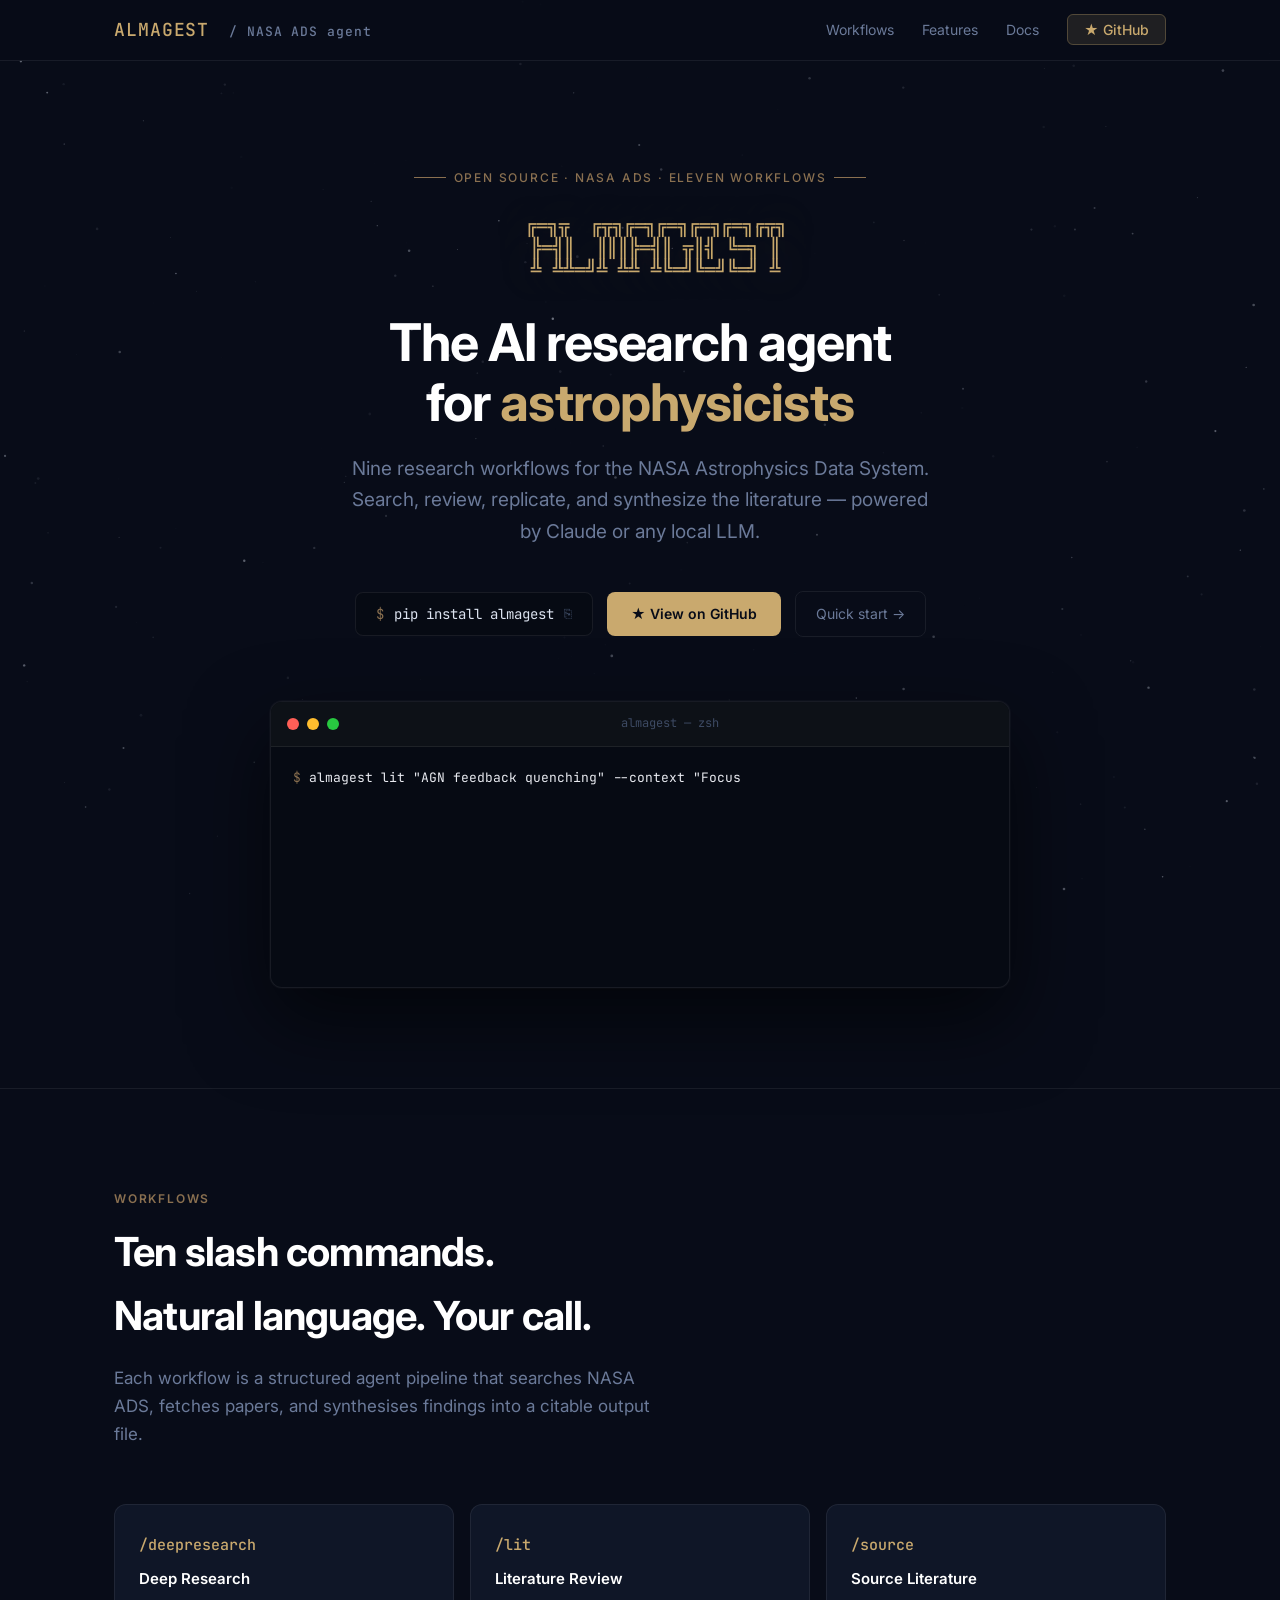
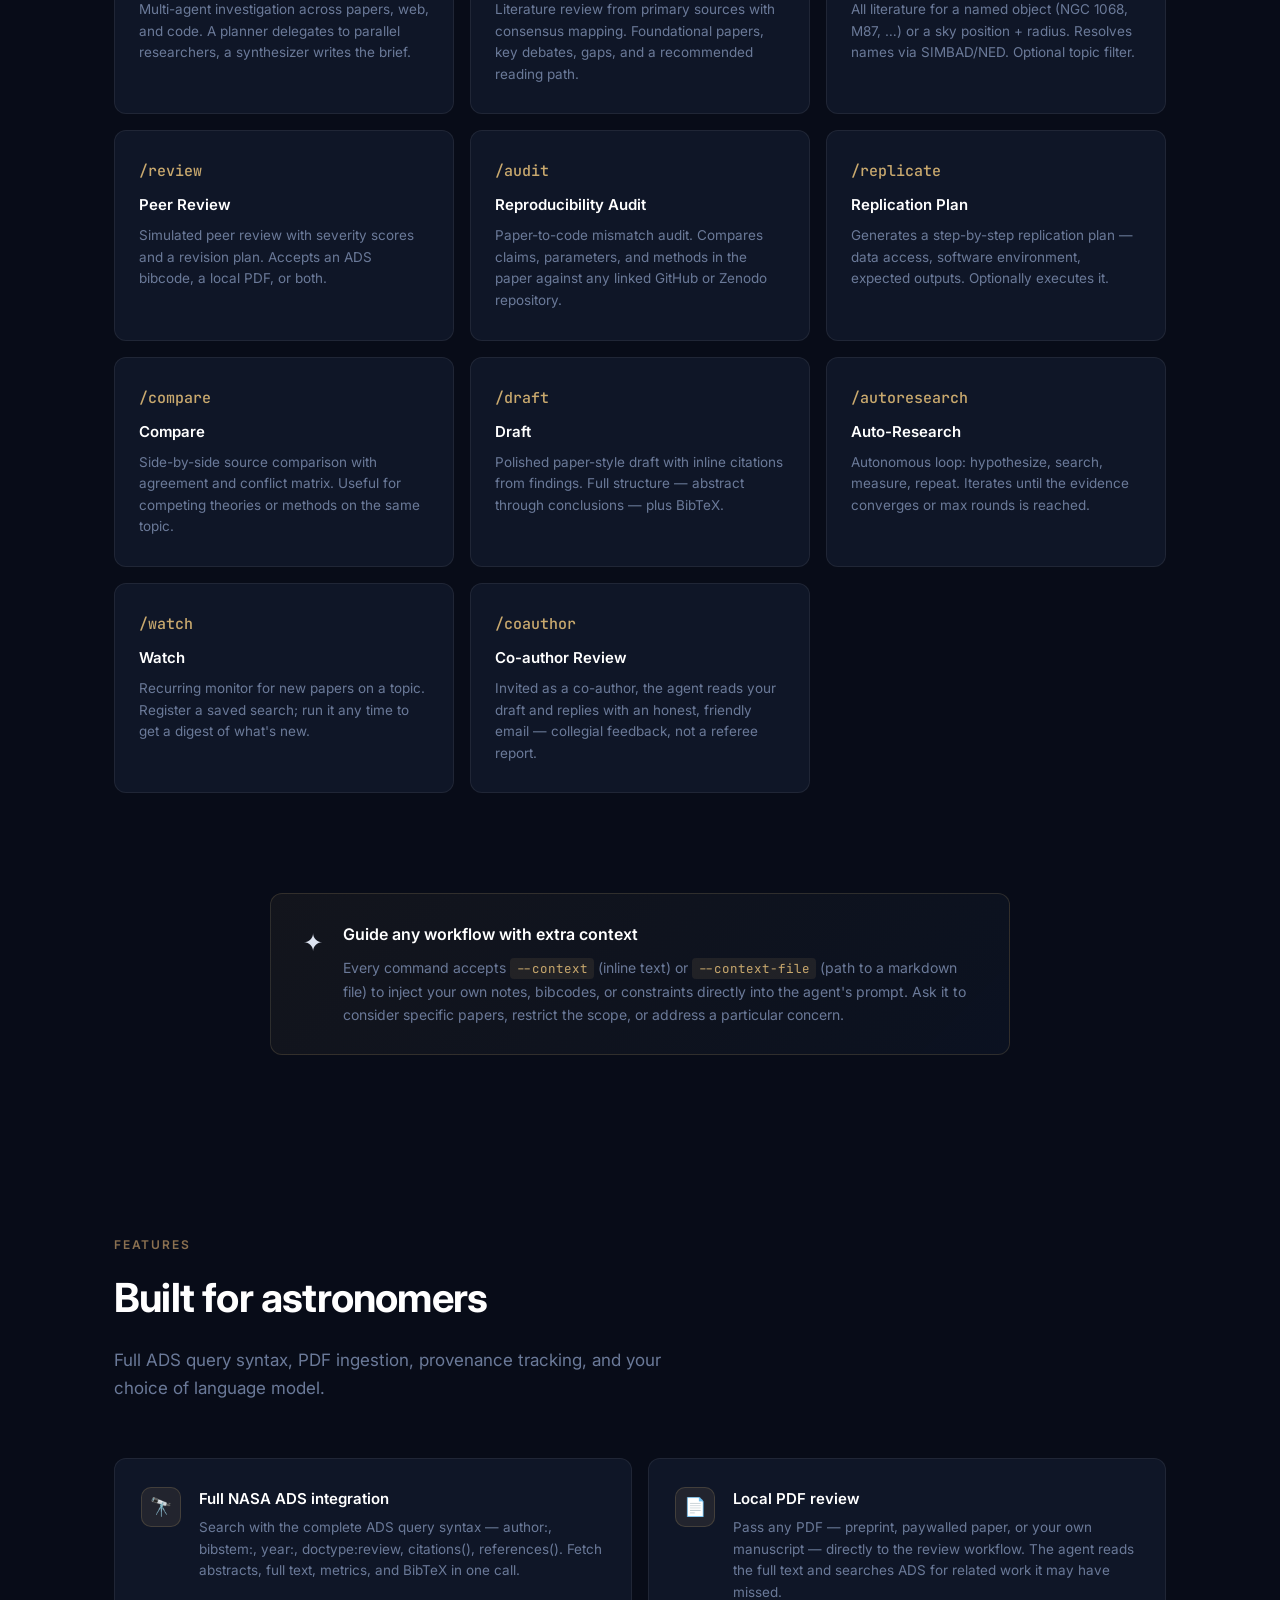
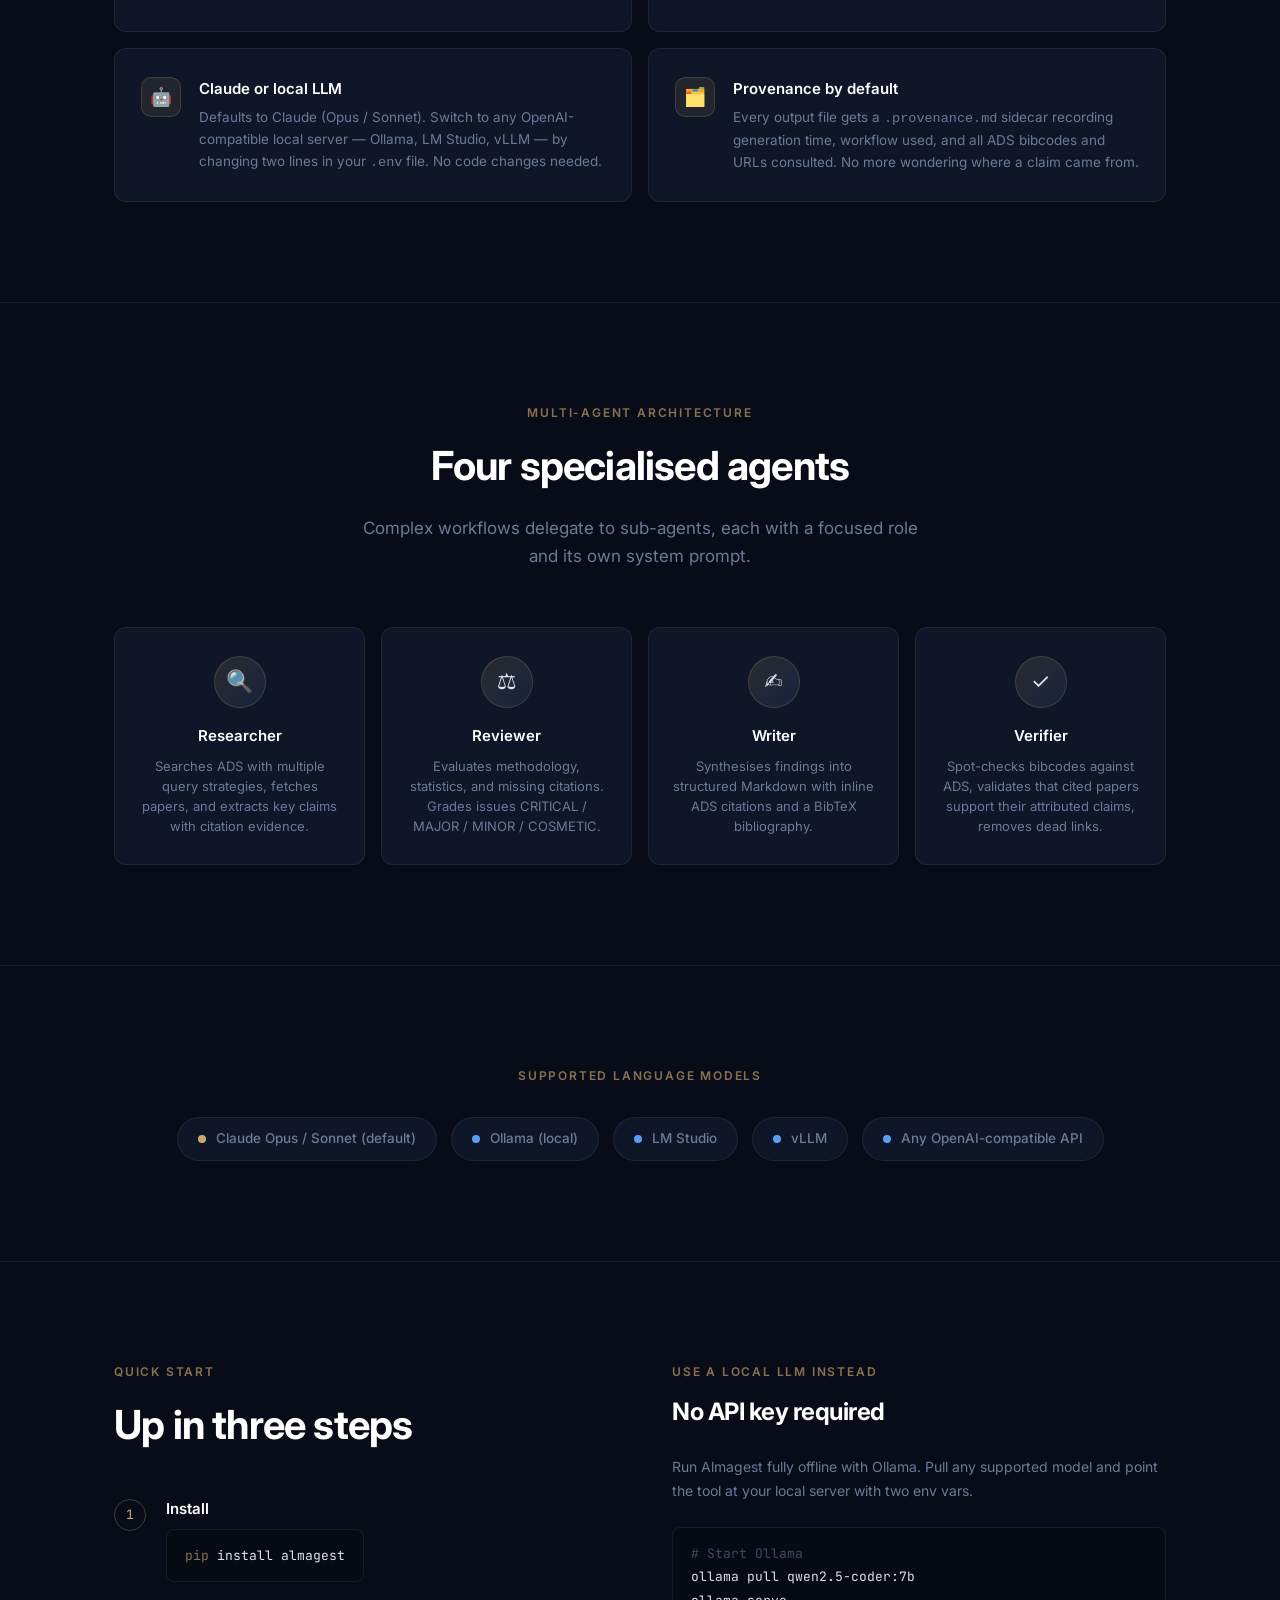
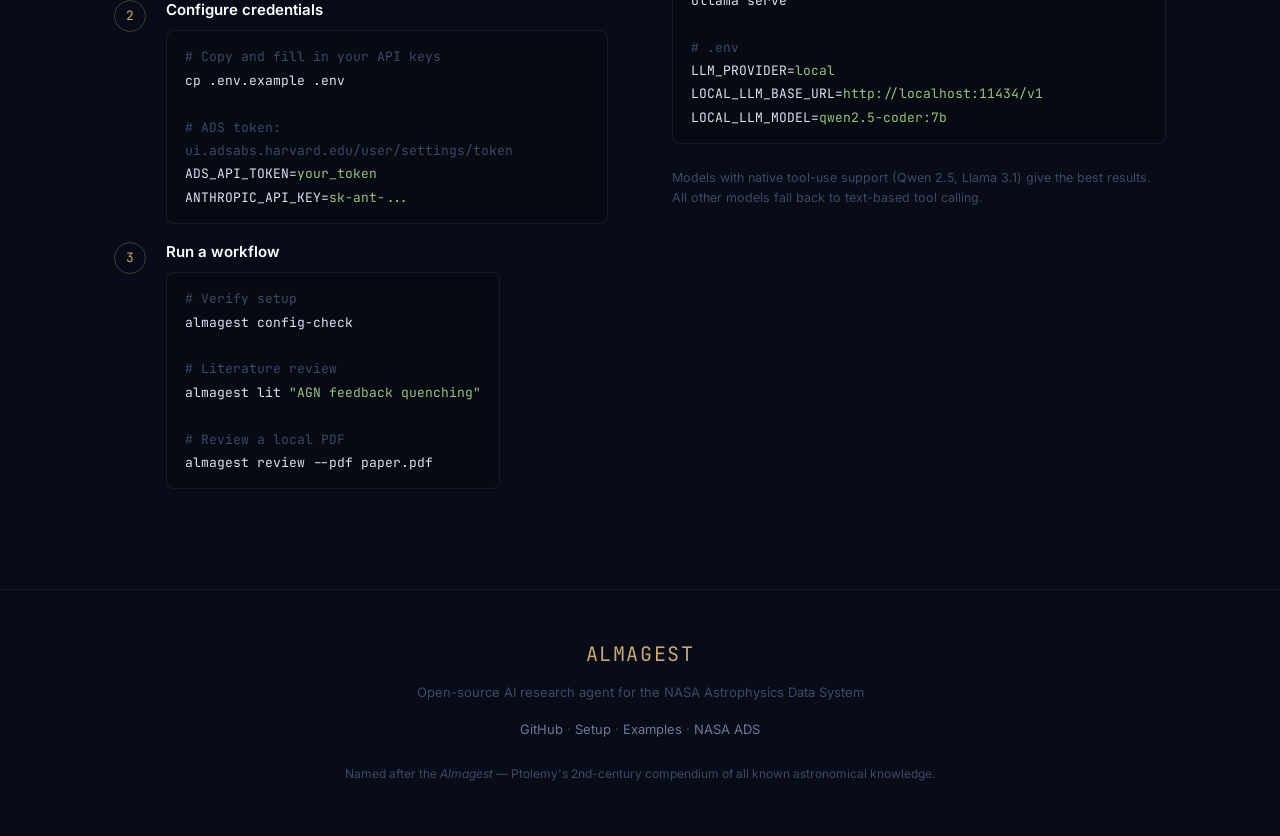
<file: docs/index.html>
<!DOCTYPE html>
<html lang="en">
<head>
  <meta charset="UTF-8" />
  <meta name="viewport" content="width=device-width, initial-scale=1.0" />
  <title>Almagest — AI Research Agent for NASA ADS</title>
  <meta name="description" content="Open-source AI research agent for NASA Astrophysics Data System. Eleven research workflows powered by Claude or any local LLM." />

  <!-- Fonts -->
  <link rel="preconnect" href="https://fonts.googleapis.com" />
  <link rel="preconnect" href="https://fonts.gstatic.com" crossorigin />
  <link href="https://fonts.googleapis.com/css2?family=Inter:wght@300;400;500;600;700&family=JetBrains+Mono:wght@400;500&display=swap" rel="stylesheet" />

  <style>
    /* ─── Reset & Base ─────────────────────────────────────────── */
    *, *::before, *::after { box-sizing: border-box; margin: 0; padding: 0; }

    :root {
      --bg:        #080c18;
      --bg-2:      #0c1120;
      --bg-card:   #0f1627;
      --border:    rgba(255,255,255,0.07);
      --border-h:  rgba(201,169,110,0.3);
      --gold:      #c9a96e;
      --gold-dim:  #8a7050;
      --blue:      #5b9cf6;
      --blue-dim:  #3a6aba;
      --text:      #dce3f0;
      --text-muted:#6b7a99;
      --text-dim:  #3d4a63;
      --code-bg:   #060a13;
      --radius:    12px;
      --radius-sm: 8px;
    }

    html { scroll-behavior: smooth; }

    body {
      background: var(--bg);
      color: var(--text);
      font-family: 'Inter', system-ui, sans-serif;
      font-size: 16px;
      line-height: 1.6;
      overflow-x: hidden;
    }

    a { color: var(--gold); text-decoration: none; }
    a:hover { text-decoration: underline; }

    /* ─── Stars Background ─────────────────────────────────────── */
    #stars-canvas {
      position: fixed;
      inset: 0;
      z-index: 0;
      pointer-events: none;
      opacity: 0.5;
    }

    /* ─── Layout ───────────────────────────────────────────────── */
    .container {
      max-width: 1100px;
      margin: 0 auto;
      padding: 0 24px;
      position: relative;
      z-index: 1;
    }

    section { padding: 100px 0; }
    section + section { border-top: 1px solid var(--border); }

    /* ─── Nav ──────────────────────────────────────────────────── */
    nav {
      position: fixed;
      top: 0; left: 0; right: 0;
      z-index: 100;
      background: rgba(8,12,24,0.85);
      backdrop-filter: blur(12px);
      border-bottom: 1px solid var(--border);
    }

    .nav-inner {
      max-width: 1100px;
      margin: 0 auto;
      padding: 0 24px;
      height: 60px;
      display: flex;
      align-items: center;
      justify-content: space-between;
    }

    .nav-logo {
      font-family: 'JetBrains Mono', monospace;
      font-size: 18px;
      font-weight: 500;
      color: var(--gold);
      letter-spacing: 0.05em;
    }

    .nav-logo span { color: var(--text-muted); font-size: 13px; margin-left: 8px; }

    .nav-links {
      display: flex;
      align-items: center;
      gap: 28px;
      list-style: none;
    }

    .nav-links a {
      color: var(--text-muted);
      font-size: 14px;
      transition: color 0.2s;
    }
    .nav-links a:hover { color: var(--text); text-decoration: none; }

    .btn-nav {
      background: rgba(201,169,110,0.12);
      border: 1px solid rgba(201,169,110,0.3);
      color: var(--gold) !important;
      padding: 6px 16px;
      border-radius: 6px;
      font-size: 13px;
      font-weight: 500;
      transition: background 0.2s, border-color 0.2s;
    }
    .btn-nav:hover { background: rgba(201,169,110,0.2); text-decoration: none !important; }

    /* ─── Hero ─────────────────────────────────────────────────── */
    .hero {
      padding: 160px 0 100px;
      text-align: center;
      position: relative;
      z-index: 1;
    }

    .hero-eyebrow {
      display: inline-flex;
      align-items: center;
      gap: 8px;
      font-size: 12px;
      font-weight: 500;
      letter-spacing: 0.15em;
      text-transform: uppercase;
      color: var(--gold-dim);
      margin-bottom: 28px;
    }

    .hero-eyebrow::before,
    .hero-eyebrow::after {
      content: '';
      display: block;
      width: 32px;
      height: 1px;
      background: var(--gold-dim);
    }

    .ascii-logo {
      font-family: 'JetBrains Mono', monospace;
      font-size: clamp(10px, 2vw, 17px);
      font-weight: 400;
      color: var(--gold);
      line-height: 1.3;
      letter-spacing: 0.05em;
      margin-bottom: 32px;
      white-space: pre;
      text-shadow: 0 0 40px rgba(201,169,110,0.4);
    }

    .hero h1 {
      font-size: clamp(28px, 5vw, 52px);
      font-weight: 700;
      line-height: 1.15;
      letter-spacing: -0.02em;
      margin-bottom: 20px;
      color: #fff;
    }

    .hero h1 em {
      font-style: normal;
      color: var(--gold);
    }

    .hero-sub {
      font-size: clamp(16px, 2vw, 19px);
      color: var(--text-muted);
      max-width: 600px;
      margin: 0 auto 44px;
      line-height: 1.65;
    }

    .hero-actions {
      display: flex;
      align-items: center;
      justify-content: center;
      gap: 14px;
      flex-wrap: wrap;
      margin-bottom: 64px;
    }

    .install-cmd {
      display: flex;
      align-items: center;
      gap: 10px;
      background: var(--code-bg);
      border: 1px solid var(--border);
      border-radius: var(--radius-sm);
      padding: 10px 20px;
      font-family: 'JetBrains Mono', monospace;
      font-size: 14px;
      color: var(--text);
      cursor: pointer;
      transition: border-color 0.2s;
      position: relative;
    }
    .install-cmd:hover { border-color: var(--border-h); }
    .install-cmd .prompt { color: var(--gold-dim); }
    .install-cmd .copy-icon {
      color: var(--text-dim);
      font-size: 13px;
      transition: color 0.2s;
    }
    .install-cmd:hover .copy-icon { color: var(--text-muted); }
    .copy-tooltip {
      position: absolute;
      top: -30px; left: 50%; transform: translateX(-50%);
      background: var(--gold);
      color: #000;
      font-size: 11px;
      padding: 3px 8px;
      border-radius: 4px;
      white-space: nowrap;
      opacity: 0;
      pointer-events: none;
      transition: opacity 0.2s;
    }
    .install-cmd.copied .copy-tooltip { opacity: 1; }

    .btn-primary {
      display: inline-flex;
      align-items: center;
      gap: 8px;
      background: var(--gold);
      color: #080c18;
      font-weight: 600;
      font-size: 14px;
      padding: 11px 24px;
      border-radius: var(--radius-sm);
      transition: opacity 0.2s, transform 0.15s;
    }
    .btn-primary:hover { opacity: 0.88; text-decoration: none; transform: translateY(-1px); }

    .btn-secondary {
      display: inline-flex;
      align-items: center;
      gap: 8px;
      background: transparent;
      color: var(--text-muted);
      font-size: 14px;
      padding: 11px 20px;
      border: 1px solid var(--border);
      border-radius: var(--radius-sm);
      transition: border-color 0.2s, color 0.2s;
    }
    .btn-secondary:hover { border-color: var(--border-h); color: var(--text); text-decoration: none; }

    /* ─── Terminal Demo ─────────────────────────────────────────── */
    .terminal {
      background: var(--code-bg);
      border: 1px solid var(--border);
      border-radius: var(--radius);
      overflow: hidden;
      max-width: 740px;
      margin: 0 auto;
      box-shadow: 0 32px 80px rgba(0,0,0,0.6), 0 0 0 1px rgba(255,255,255,0.03);
    }

    .terminal-bar {
      background: #0d1117;
      padding: 12px 16px;
      display: flex;
      align-items: center;
      gap: 8px;
      border-bottom: 1px solid var(--border);
    }

    .dot { width: 12px; height: 12px; border-radius: 50%; }
    .dot-r { background: #ff5f57; }
    .dot-y { background: #ffbd2e; }
    .dot-g { background: #28c840; }
    .terminal-title {
      flex: 1; text-align: center;
      font-family: 'JetBrains Mono', monospace;
      font-size: 12px;
      color: var(--text-dim);
    }

    .terminal-body {
      padding: 20px 22px;
      font-family: 'JetBrains Mono', monospace;
      font-size: 13px;
      line-height: 1.7;
      min-height: 240px;
    }

    .t-line { display: flex; align-items: flex-start; gap: 8px; margin-bottom: 2px; }
    .t-prompt { color: var(--gold-dim); flex-shrink: 0; }
    .t-cmd { color: #e8eaf0; }
    .t-out { color: var(--text-muted); padding-left: 0; }
    .t-out.cyan { color: #5b9cf6; }
    .t-out.green { color: #4caf82; }
    .t-out.dim { color: var(--text-dim); }
    .t-out.gold { color: var(--gold); }
    .t-cursor {
      display: inline-block;
      width: 8px; height: 14px;
      background: var(--gold);
      vertical-align: middle;
      animation: blink 1s step-end infinite;
    }
    @keyframes blink { 0%,100%{opacity:1} 50%{opacity:0} }

    /* ─── Section Headers ──────────────────────────────────────── */
    .section-label {
      font-size: 12px;
      font-weight: 600;
      letter-spacing: 0.15em;
      text-transform: uppercase;
      color: var(--gold-dim);
      margin-bottom: 12px;
    }

    .section-title {
      font-size: clamp(26px, 3.5vw, 40px);
      font-weight: 700;
      letter-spacing: -0.02em;
      color: #fff;
      margin-bottom: 16px;
    }

    .section-sub {
      font-size: 17px;
      color: var(--text-muted);
      max-width: 560px;
      line-height: 1.65;
    }

    .section-header { margin-bottom: 56px; }

    /* ─── Workflow Grid ─────────────────────────────────────────── */
    .workflow-grid {
      display: grid;
      grid-template-columns: repeat(3, 1fr);
      gap: 16px;
    }

    @media (max-width: 768px) {
      .workflow-grid { grid-template-columns: repeat(2, 1fr); }
    }
    @media (max-width: 480px) {
      .workflow-grid { grid-template-columns: 1fr; }
    }

    .workflow-card {
      background: var(--bg-card);
      border: 1px solid var(--border);
      border-radius: var(--radius);
      padding: 28px 24px;
      transition: border-color 0.2s, transform 0.2s, box-shadow 0.2s;
      cursor: default;
    }

    .workflow-card:hover {
      border-color: var(--border-h);
      transform: translateY(-3px);
      box-shadow: 0 12px 32px rgba(0,0,0,0.4);
    }

    .workflow-cmd {
      font-family: 'JetBrains Mono', monospace;
      font-size: 15px;
      font-weight: 500;
      color: var(--gold);
      margin-bottom: 10px;
    }

    .workflow-card h3 {
      font-size: 15px;
      font-weight: 600;
      color: #fff;
      margin-bottom: 8px;
    }

    .workflow-card p {
      font-size: 13.5px;
      color: var(--text-muted);
      line-height: 1.6;
    }

    /* ─── Features ─────────────────────────────────────────────── */
    .features-grid {
      display: grid;
      grid-template-columns: repeat(2, 1fr);
      gap: 16px;
    }

    @media (max-width: 640px) { .features-grid { grid-template-columns: 1fr; } }

    .feature-card {
      background: var(--bg-card);
      border: 1px solid var(--border);
      border-radius: var(--radius);
      padding: 28px 26px;
      display: flex;
      gap: 18px;
    }

    .feature-icon {
      width: 40px;
      height: 40px;
      flex-shrink: 0;
      border-radius: 10px;
      background: rgba(201,169,110,0.1);
      border: 1px solid rgba(201,169,110,0.2);
      display: flex;
      align-items: center;
      justify-content: center;
      font-size: 18px;
    }

    .feature-card h3 {
      font-size: 15px;
      font-weight: 600;
      color: #fff;
      margin-bottom: 6px;
    }
    .feature-card p { font-size: 13.5px; color: var(--text-muted); line-height: 1.6; }

    /* ─── Agents ────────────────────────────────────────────────── */
    .agents-grid {
      display: grid;
      grid-template-columns: repeat(4, 1fr);
      gap: 16px;
    }

    @media (max-width: 860px) { .agents-grid { grid-template-columns: repeat(2, 1fr); } }
    @media (max-width: 480px) { .agents-grid { grid-template-columns: 1fr; } }

    .agent-card {
      background: var(--bg-card);
      border: 1px solid var(--border);
      border-radius: var(--radius);
      padding: 28px 22px;
      text-align: center;
    }

    .agent-icon {
      width: 52px;
      height: 52px;
      margin: 0 auto 16px;
      border-radius: 50%;
      background: linear-gradient(135deg, rgba(201,169,110,0.15), rgba(91,156,246,0.1));
      border: 1px solid rgba(201,169,110,0.2);
      display: flex;
      align-items: center;
      justify-content: center;
      font-size: 22px;
    }

    .agent-card h3 {
      font-size: 15px;
      font-weight: 600;
      color: #fff;
      margin-bottom: 8px;
    }
    .agent-card p { font-size: 13px; color: var(--text-muted); line-height: 1.55; }

    /* ─── LLM / Provider Badges ─────────────────────────────────── */
    .providers {
      display: flex;
      align-items: center;
      justify-content: center;
      gap: 14px;
      flex-wrap: wrap;
    }

    .provider-badge {
      display: flex;
      align-items: center;
      gap: 10px;
      background: var(--bg-card);
      border: 1px solid var(--border);
      border-radius: 40px;
      padding: 10px 20px;
      font-size: 13.5px;
      color: var(--text-muted);
      font-weight: 500;
    }

    .provider-dot {
      width: 8px; height: 8px;
      border-radius: 50%;
      background: var(--gold);
    }

    .provider-badge.default .provider-dot { background: var(--gold); }
    .provider-badge.alt .provider-dot { background: var(--blue); }

    /* ─── Quickstart ────────────────────────────────────────────── */
    .quickstart-steps {
      display: flex;
      flex-direction: column;
      gap: 16px;
      max-width: 680px;
    }

    .step {
      display: flex;
      gap: 20px;
      align-items: flex-start;
    }

    .step-num {
      width: 32px;
      height: 32px;
      flex-shrink: 0;
      border-radius: 50%;
      border: 1px solid var(--border-h);
      color: var(--gold);
      font-family: 'JetBrains Mono', monospace;
      font-size: 13px;
      display: flex;
      align-items: center;
      justify-content: center;
      margin-top: 2px;
    }

    .step-body h4 {
      font-size: 15px;
      font-weight: 600;
      color: #fff;
      margin-bottom: 8px;
    }

    .code-block {
      background: var(--code-bg);
      border: 1px solid var(--border);
      border-radius: var(--radius-sm);
      padding: 14px 18px;
      font-family: 'JetBrains Mono', monospace;
      font-size: 13px;
      line-height: 1.8;
      color: var(--text);
    }

    .code-block .comment { color: var(--text-dim); }
    .code-block .cmd { color: var(--gold-dim); }
    .code-block .arg { color: var(--blue); }
    .code-block .str { color: #98c379; }

    /* ─── Extra context callout ─────────────────────────────────── */
    .callout {
      background: linear-gradient(135deg, rgba(201,169,110,0.06), rgba(91,156,246,0.04));
      border: 1px solid rgba(201,169,110,0.18);
      border-radius: var(--radius);
      padding: 28px 32px;
      display: flex;
      gap: 20px;
      align-items: flex-start;
      max-width: 740px;
      margin: 0 auto;
    }

    .callout-icon { font-size: 24px; flex-shrink: 0; margin-top: 2px; }

    .callout h3 {
      font-size: 16px;
      font-weight: 600;
      color: #fff;
      margin-bottom: 8px;
    }
    .callout p { font-size: 14px; color: var(--text-muted); line-height: 1.65; }

    .callout code {
      font-family: 'JetBrains Mono', monospace;
      font-size: 12.5px;
      background: rgba(201,169,110,0.1);
      color: var(--gold);
      padding: 2px 6px;
      border-radius: 4px;
    }

    /* ─── Footer ────────────────────────────────────────────────── */
    footer {
      border-top: 1px solid var(--border);
      padding: 48px 0;
      text-align: center;
      position: relative;
      z-index: 1;
    }

    .footer-logo {
      font-family: 'JetBrains Mono', monospace;
      font-size: 20px;
      color: var(--gold);
      letter-spacing: 0.08em;
      margin-bottom: 12px;
    }

    footer p {
      font-size: 13px;
      color: var(--text-dim);
      margin-bottom: 6px;
    }

    footer a { color: var(--text-muted); }
    footer a:hover { color: var(--text); }

    /* ─── Divider ────────────────────────────────────────────────── */
    .divider {
      width: 48px;
      height: 2px;
      background: linear-gradient(to right, var(--gold), transparent);
      margin: 0 auto 60px;
      border-radius: 2px;
    }

    /* ─── Animate on scroll ─────────────────────────────────────── */
    .fade-up {
      opacity: 0;
      transform: translateY(24px);
      transition: opacity 0.6s ease, transform 0.6s ease;
    }
    .fade-up.visible {
      opacity: 1;
      transform: translateY(0);
    }
  </style>
</head>
<body>

  <!-- Stars canvas -->
  <canvas id="stars-canvas"></canvas>

  <!-- ─── Navigation ──────────────────────────────────────────── -->
  <nav>
    <div class="nav-inner">
      <div class="nav-logo">
        ALMAGEST <span>/ NASA ADS agent</span>
      </div>
      <ul class="nav-links">
        <li><a href="#workflows">Workflows</a></li>
        <li><a href="#features">Features</a></li>
        <li><a href="docs/">Docs</a></li>
        <li><a href="https://github.com/jkbarrerab/almagest" class="btn-nav">★ GitHub</a></li>
      </ul>
    </div>
  </nav>

  <!-- ─── Hero ────────────────────────────────────────────────── -->
  <section class="hero">
    <div class="container">
      <div class="hero-eyebrow">Open source · NASA ADS · Eleven workflows</div>

      <pre class="ascii-logo">   ╔═╗╦  ╔╦╗╔═╗╔═╗╔═╗╔═╗╔╦╗
   ╠═╣║  ║║║╠═╣║ ╦║╣ ╚═╗ ║
   ╩ ╩╩═╝╩ ╩╩ ╩╚═╝╚═╝╚═╝ ╩</pre>

      <h1>The AI research agent<br/>for <em>astrophysicists</em></h1>

      <p class="hero-sub">
        Nine research workflows for the NASA Astrophysics Data System.
        Search, review, replicate, and synthesize the literature — powered by Claude or any local LLM.
      </p>

      <div class="hero-actions">
        <div class="install-cmd" onclick="copyInstall(this)" title="Click to copy">
          <span class="prompt">$</span>
          <span>pip install almagest</span>
          <span class="copy-icon">⎘</span>
          <div class="copy-tooltip">Copied!</div>
        </div>
        <a href="https://github.com/jkbarrerab/almagest" class="btn-primary">★ View on GitHub</a>
        <a href="#quickstart" class="btn-secondary">Quick start →</a>
      </div>

      <!-- Terminal demo -->
      <div class="terminal fade-up">
        <div class="terminal-bar">
          <div class="dot dot-r"></div>
          <div class="dot dot-y"></div>
          <div class="dot dot-g"></div>
          <div class="terminal-title">almagest — zsh</div>
        </div>
        <div class="terminal-body" id="terminal-body">
          <!-- Animated by JS -->
        </div>
      </div>
    </div>
  </section>

  <!-- ─── Workflows ────────────────────────────────────────────── -->
  <section id="workflows">
    <div class="container">
      <div class="section-header fade-up">
        <div class="section-label">Workflows</div>
        <h2 class="section-title">Ten slash commands.<br/>Natural language. Your call.</h2>
        <p class="section-sub">
          Each workflow is a structured agent pipeline that searches NASA ADS,
          fetches papers, and synthesises findings into a citable output file.
        </p>
      </div>

      <div class="workflow-grid">
        <div class="workflow-card fade-up">
          <div class="workflow-cmd">/deepresearch</div>
          <h3>Deep Research</h3>
          <p>Multi-agent investigation across papers, web, and code. A planner delegates to parallel researchers, a synthesizer writes the brief.</p>
        </div>
        <div class="workflow-card fade-up">
          <div class="workflow-cmd">/lit</div>
          <h3>Literature Review</h3>
          <p>Literature review from primary sources with consensus mapping. Foundational papers, key debates, gaps, and a recommended reading path.</p>
        </div>
        <div class="workflow-card fade-up">
          <div class="workflow-cmd">/source</div>
          <h3>Source Literature</h3>
          <p>All literature for a named object (NGC 1068, M87, …) or a sky position + radius. Resolves names via SIMBAD/NED. Optional topic filter.</p>
        </div>
        <div class="workflow-card fade-up">
          <div class="workflow-cmd">/review</div>
          <h3>Peer Review</h3>
          <p>Simulated peer review with severity scores and a revision plan. Accepts an ADS bibcode, a local PDF, or both.</p>
        </div>
        <div class="workflow-card fade-up">
          <div class="workflow-cmd">/audit</div>
          <h3>Reproducibility Audit</h3>
          <p>Paper-to-code mismatch audit. Compares claims, parameters, and methods in the paper against any linked GitHub or Zenodo repository.</p>
        </div>
        <div class="workflow-card fade-up">
          <div class="workflow-cmd">/replicate</div>
          <h3>Replication Plan</h3>
          <p>Generates a step-by-step replication plan — data access, software environment, expected outputs. Optionally executes it.</p>
        </div>
        <div class="workflow-card fade-up">
          <div class="workflow-cmd">/compare</div>
          <h3>Compare</h3>
          <p>Side-by-side source comparison with agreement and conflict matrix. Useful for competing theories or methods on the same topic.</p>
        </div>
        <div class="workflow-card fade-up">
          <div class="workflow-cmd">/draft</div>
          <h3>Draft</h3>
          <p>Polished paper-style draft with inline citations from findings. Full structure — abstract through conclusions — plus BibTeX.</p>
        </div>
        <div class="workflow-card fade-up">
          <div class="workflow-cmd">/autoresearch</div>
          <h3>Auto-Research</h3>
          <p>Autonomous loop: hypothesize, search, measure, repeat. Iterates until the evidence converges or max rounds is reached.</p>
        </div>
        <div class="workflow-card fade-up">
          <div class="workflow-cmd">/watch</div>
          <h3>Watch</h3>
          <p>Recurring monitor for new papers on a topic. Register a saved search; run it any time to get a digest of what's new.</p>
        </div>
        <div class="workflow-card fade-up">
          <div class="workflow-cmd">/coauthor</div>
          <h3>Co-author Review</h3>
          <p>Invited as a co-author, the agent reads your draft and replies with an honest, friendly email — collegial feedback, not a referee report.</p>
        </div>
      </div>
    </div>
  </section>

  <!-- ─── Extra context callout ────────────────────────────────── -->
  <div class="container" style="padding-top: 0; padding-bottom: 80px; position: relative; z-index: 1;">
    <div class="callout fade-up">
      <div class="callout-icon">✦</div>
      <div>
        <h3>Guide any workflow with extra context</h3>
        <p>
          Every command accepts <code>--context</code> (inline text) or <code>--context-file</code> (path to a markdown file)
          to inject your own notes, bibcodes, or constraints directly into the agent's prompt.
          Ask it to consider specific papers, restrict the scope, or address a particular concern.
        </p>
      </div>
    </div>
  </div>

  <!-- ─── Features ─────────────────────────────────────────────── -->
  <section id="features">
    <div class="container">
      <div class="section-header fade-up">
        <div class="section-label">Features</div>
        <h2 class="section-title">Built for astronomers</h2>
        <p class="section-sub">
          Full ADS query syntax, PDF ingestion, provenance tracking, and your choice of language model.
        </p>
      </div>

      <div class="features-grid">
        <div class="feature-card fade-up">
          <div class="feature-icon">🔭</div>
          <div>
            <h3>Full NASA ADS integration</h3>
            <p>Search with the complete ADS query syntax — author:, bibstem:, year:, doctype:review, citations(), references(). Fetch abstracts, full text, metrics, and BibTeX in one call.</p>
          </div>
        </div>
        <div class="feature-card fade-up">
          <div class="feature-icon">📄</div>
          <div>
            <h3>Local PDF review</h3>
            <p>Pass any PDF — preprint, paywalled paper, or your own manuscript — directly to the review workflow. The agent reads the full text and searches ADS for related work it may have missed.</p>
          </div>
        </div>
        <div class="feature-card fade-up">
          <div class="feature-icon">🤖</div>
          <div>
            <h3>Claude or local LLM</h3>
            <p>Defaults to Claude (Opus / Sonnet). Switch to any OpenAI-compatible local server — Ollama, LM Studio, vLLM — by changing two lines in your <code>.env</code> file. No code changes needed.</p>
          </div>
        </div>
        <div class="feature-card fade-up">
          <div class="feature-icon">🗂️</div>
          <div>
            <h3>Provenance by default</h3>
            <p>Every output file gets a <code>.provenance.md</code> sidecar recording generation time, workflow used, and all ADS bibcodes and URLs consulted. No more wondering where a claim came from.</p>
          </div>
        </div>
      </div>
    </div>
  </section>

  <!-- ─── Agents ───────────────────────────────────────────────── -->
  <section id="agents">
    <div class="container">
      <div class="section-header fade-up" style="text-align:center;">
        <div class="section-label">Multi-agent architecture</div>
        <h2 class="section-title">Four specialised agents</h2>
        <p class="section-sub" style="margin:0 auto;">
          Complex workflows delegate to sub-agents, each with a focused role and its own system prompt.
        </p>
      </div>
      <div class="agents-grid">
        <div class="agent-card fade-up">
          <div class="agent-icon">🔍</div>
          <h3>Researcher</h3>
          <p>Searches ADS with multiple query strategies, fetches papers, and extracts key claims with citation evidence.</p>
        </div>
        <div class="agent-card fade-up">
          <div class="agent-icon">⚖️</div>
          <h3>Reviewer</h3>
          <p>Evaluates methodology, statistics, and missing citations. Grades issues CRITICAL / MAJOR / MINOR / COSMETIC.</p>
        </div>
        <div class="agent-card fade-up">
          <div class="agent-icon">✍️</div>
          <h3>Writer</h3>
          <p>Synthesises findings into structured Markdown with inline ADS citations and a BibTeX bibliography.</p>
        </div>
        <div class="agent-card fade-up">
          <div class="agent-icon">✓</div>
          <h3>Verifier</h3>
          <p>Spot-checks bibcodes against ADS, validates that cited papers support their attributed claims, removes dead links.</p>
        </div>
      </div>
    </div>
  </section>

  <!-- ─── LLM Providers ────────────────────────────────────────── -->
  <section>
    <div class="container" style="text-align:center;">
      <div class="section-label fade-up" style="margin-bottom:32px;">Supported language models</div>
      <div class="providers fade-up">
        <div class="provider-badge default">
          <div class="provider-dot"></div> Claude Opus / Sonnet (default)
        </div>
        <div class="provider-badge alt">
          <div class="provider-dot" style="background:var(--blue)"></div> Ollama (local)
        </div>
        <div class="provider-badge alt">
          <div class="provider-dot" style="background:var(--blue)"></div> LM Studio
        </div>
        <div class="provider-badge alt">
          <div class="provider-dot" style="background:var(--blue)"></div> vLLM
        </div>
        <div class="provider-badge alt">
          <div class="provider-dot" style="background:var(--blue)"></div> Any OpenAI-compatible API
        </div>
      </div>
    </div>
  </section>

  <!-- ─── Quick start ──────────────────────────────────────────── -->
  <section id="quickstart">
    <div class="container">
      <div class="fade-up" style="display:grid; grid-template-columns:1fr 1fr; gap:64px; align-items:start;">
        <div>
          <div class="section-label">Quick start</div>
          <h2 class="section-title" style="margin-bottom:40px;">Up in three steps</h2>

          <div class="quickstart-steps">
            <div class="step">
              <div class="step-num">1</div>
              <div class="step-body">
                <h4>Install</h4>
                <div class="code-block">
                  <span class="cmd">pip</span> install almagest
                </div>
              </div>
            </div>

            <div class="step">
              <div class="step-num">2</div>
              <div class="step-body">
                <h4>Configure credentials</h4>
                <div class="code-block">
                  <span class="comment"># Copy and fill in your API keys</span><br/>
                  cp .env.example .env<br/><br/>
                  <span class="comment"># ADS token: ui.adsabs.harvard.edu/user/settings/token</span><br/>
                  ADS_API_TOKEN=<span class="str">your_token</span><br/>
                  ANTHROPIC_API_KEY=<span class="str">sk-ant-...</span>
                </div>
              </div>
            </div>

            <div class="step">
              <div class="step-num">3</div>
              <div class="step-body">
                <h4>Run a workflow</h4>
                <div class="code-block">
                  <span class="comment"># Verify setup</span><br/>
                  almagest config-check<br/><br/>
                  <span class="comment"># Literature review</span><br/>
                  almagest lit <span class="str">"AGN feedback quenching"</span><br/><br/>
                  <span class="comment"># Review a local PDF</span><br/>
                  almagest review --pdf paper.pdf
                </div>
              </div>
            </div>
          </div>
        </div>

        <div>
          <div class="section-label">Use a local LLM instead</div>
          <h2 class="section-title" style="font-size:24px; margin-bottom:24px;">No API key required</h2>
          <p style="color:var(--text-muted); font-size:14px; margin-bottom:24px; line-height:1.7;">
            Run Almagest fully offline with Ollama. Pull any supported model and point the tool at your local server with two env vars.
          </p>
          <div class="code-block" style="margin-bottom:24px;">
            <span class="comment"># Start Ollama</span><br/>
            ollama pull qwen2.5-coder:7b<br/>
            ollama serve<br/><br/>
            <span class="comment"># .env</span><br/>
            LLM_PROVIDER=<span class="str">local</span><br/>
            LOCAL_LLM_BASE_URL=<span class="str">http://localhost:11434/v1</span><br/>
            LOCAL_LLM_MODEL=<span class="str">qwen2.5-coder:7b</span>
          </div>
          <p style="color:var(--text-dim); font-size:12.5px; line-height:1.6;">
            Models with native tool-use support (Qwen 2.5, Llama 3.1) give the best results.
            All other models fall back to text-based tool calling.
          </p>
        </div>
      </div>
    </div>
  </section>

  <!-- ─── Footer ──────────────────────────────────────────────── -->
  <footer>
    <div class="container">
      <div class="footer-logo">ALMAGEST</div>
      <p>Open-source AI research agent for the NASA Astrophysics Data System</p>
      <p style="margin-top:16px;">
        <a href="https://github.com/jkbarrerab/almagest">GitHub</a> ·
        <a href="SETUP.md">Setup</a> ·
        <a href="EXAMPLES.md">Examples</a> ·
        <a href="https://ui.adsabs.harvard.edu">NASA ADS</a>
      </p>
      <p style="margin-top:24px; font-size:12px; color: var(--text-dim);">
        Named after the <em>Almagest</em> — Ptolemy's 2nd-century compendium of all known astronomical knowledge.
      </p>
    </div>
  </footer>

  <!-- ─── Scripts ─────────────────────────────────────────────── -->
  <script>
    // ── Stars ──────────────────────────────────────────────────
    (function() {
      const canvas = document.getElementById('stars-canvas');
      const ctx = canvas.getContext('2d');
      let stars = [];

      function resize() {
        canvas.width = window.innerWidth;
        canvas.height = window.innerHeight;
      }

      function initStars() {
        stars = [];
        const count = Math.floor((canvas.width * canvas.height) / 4000);
        for (let i = 0; i < count; i++) {
          stars.push({
            x: Math.random() * canvas.width,
            y: Math.random() * canvas.height,
            r: Math.random() * 1.2 + 0.2,
            a: Math.random(),
            speed: Math.random() * 0.004 + 0.001,
            phase: Math.random() * Math.PI * 2,
          });
        }
      }

      let frame = 0;
      function draw() {
        ctx.clearRect(0, 0, canvas.width, canvas.height);
        frame++;
        stars.forEach(s => {
          const alpha = s.a * (0.5 + 0.5 * Math.sin(frame * s.speed + s.phase));
          ctx.beginPath();
          ctx.arc(s.x, s.y, s.r, 0, Math.PI * 2);
          ctx.fillStyle = `rgba(220, 227, 240, ${alpha})`;
          ctx.fill();
        });
        requestAnimationFrame(draw);
      }

      window.addEventListener('resize', () => { resize(); initStars(); });
      resize();
      initStars();
      draw();
    })();

    // ── Fade-up on scroll ───────────────────────────────────────
    (function() {
      const els = document.querySelectorAll('.fade-up');
      const observer = new IntersectionObserver(entries => {
        entries.forEach(e => {
          if (e.isIntersecting) { e.target.classList.add('visible'); observer.unobserve(e.target); }
        });
      }, { threshold: 0.1, rootMargin: '0px 0px -40px 0px' });
      els.forEach((el, i) => {
        el.style.transitionDelay = (i % 9) * 60 + 'ms';
        observer.observe(el);
      });
    })();

    // ── Copy install command ────────────────────────────────────
    function copyInstall(el) {
      navigator.clipboard.writeText('pip install almagest').then(() => {
        el.classList.add('copied');
        setTimeout(() => el.classList.remove('copied'), 1800);
      });
    }

    // ── Terminal animation ──────────────────────────────────────
    (function() {
      const body = document.getElementById('terminal-body');

      const script = [
        { type: 'cmd', text: 'almagest lit "AGN feedback quenching" --context "Focus on z<1 observations"' },
        { type: 'out', cls: 'gold',  text: '  Literature Review: AGN feedback quenching' },
        { type: 'out', cls: 'dim',   text: '─────────────────────────────────────────' },
        { type: 'out', cls: 'cyan',  text: '  → ads_search(query=\'AGN feedback star formation quenching\', limit=10)' },
        { type: 'out', cls: 'dim',   text: '    Found 10 results for: AGN feedback star formation quenching' },
        { type: 'out', cls: 'cyan',  text: '  → ads_search(query=\'doctype:review AGN quenching galaxy year:2015-2024\')' },
        { type: 'out', cls: 'dim',   text: '    Found 8 results · fetching top 5 abstracts...' },
        { type: 'out', cls: 'cyan',  text: '  → ads_get_paper(bibcode=\'2012ARA&A..50..455F\')' },
        { type: 'out', cls: 'dim',   text: '    Fabian (2012) — Observational Evidence of AGN Feedback' },
        { type: 'out', cls: 'cyan',  text: '  → ads_export_bibtex(bibcodes=[...12 papers...])' },
        { type: 'out', cls: 'dim',   text: '    BibTeX exported' },
        { type: 'out', cls: '',      text: '' },
        { type: 'out', cls: 'green', text: '  ✓ Saved to outputs/agn-feedback-quenching-lit-review.md' },
      ];

      let lineIdx = 0;
      let charIdx = 0;
      let currentEl = null;
      let waitAfterCmd = false;

      function addLine(cls) {
        const div = document.createElement('div');
        div.className = 't-line';
        if (cls === 'cmd') {
          const p = document.createElement('span');
          p.className = 't-prompt';
          p.textContent = '$ ';
          div.appendChild(p);
        }
        const span = document.createElement('span');
        span.className = cls === 'cmd' ? 't-cmd' : `t-out ${cls}`;
        div.appendChild(span);
        body.appendChild(div);
        return span;
      }

      function type() {
        if (lineIdx >= script.length) {
          // Add blinking cursor at end
          if (currentEl) {
            const cursor = document.createElement('span');
            cursor.className = 't-cursor';
            currentEl.parentElement.appendChild(cursor);
          }
          return;
        }

        const line = script[lineIdx];

        if (charIdx === 0) {
          currentEl = addLine(line.type === 'cmd' ? 'cmd' : line.cls || '');
        }

        if (line.type === 'cmd') {
          if (charIdx < line.text.length) {
            currentEl.textContent = line.text.slice(0, charIdx + 1);
            charIdx++;
            setTimeout(type, 22);
          } else {
            charIdx = 0;
            lineIdx++;
            setTimeout(type, 280);
          }
        } else {
          // Output lines appear instantly
          currentEl.textContent = line.text;
          charIdx = 0;
          lineIdx++;
          setTimeout(type, line.text === '' ? 40 : 90);
        }

        body.scrollTop = body.scrollHeight;
      }

      // Start after a short delay
      setTimeout(type, 900);
    })();
  </script>
</body>
</html>
</file>
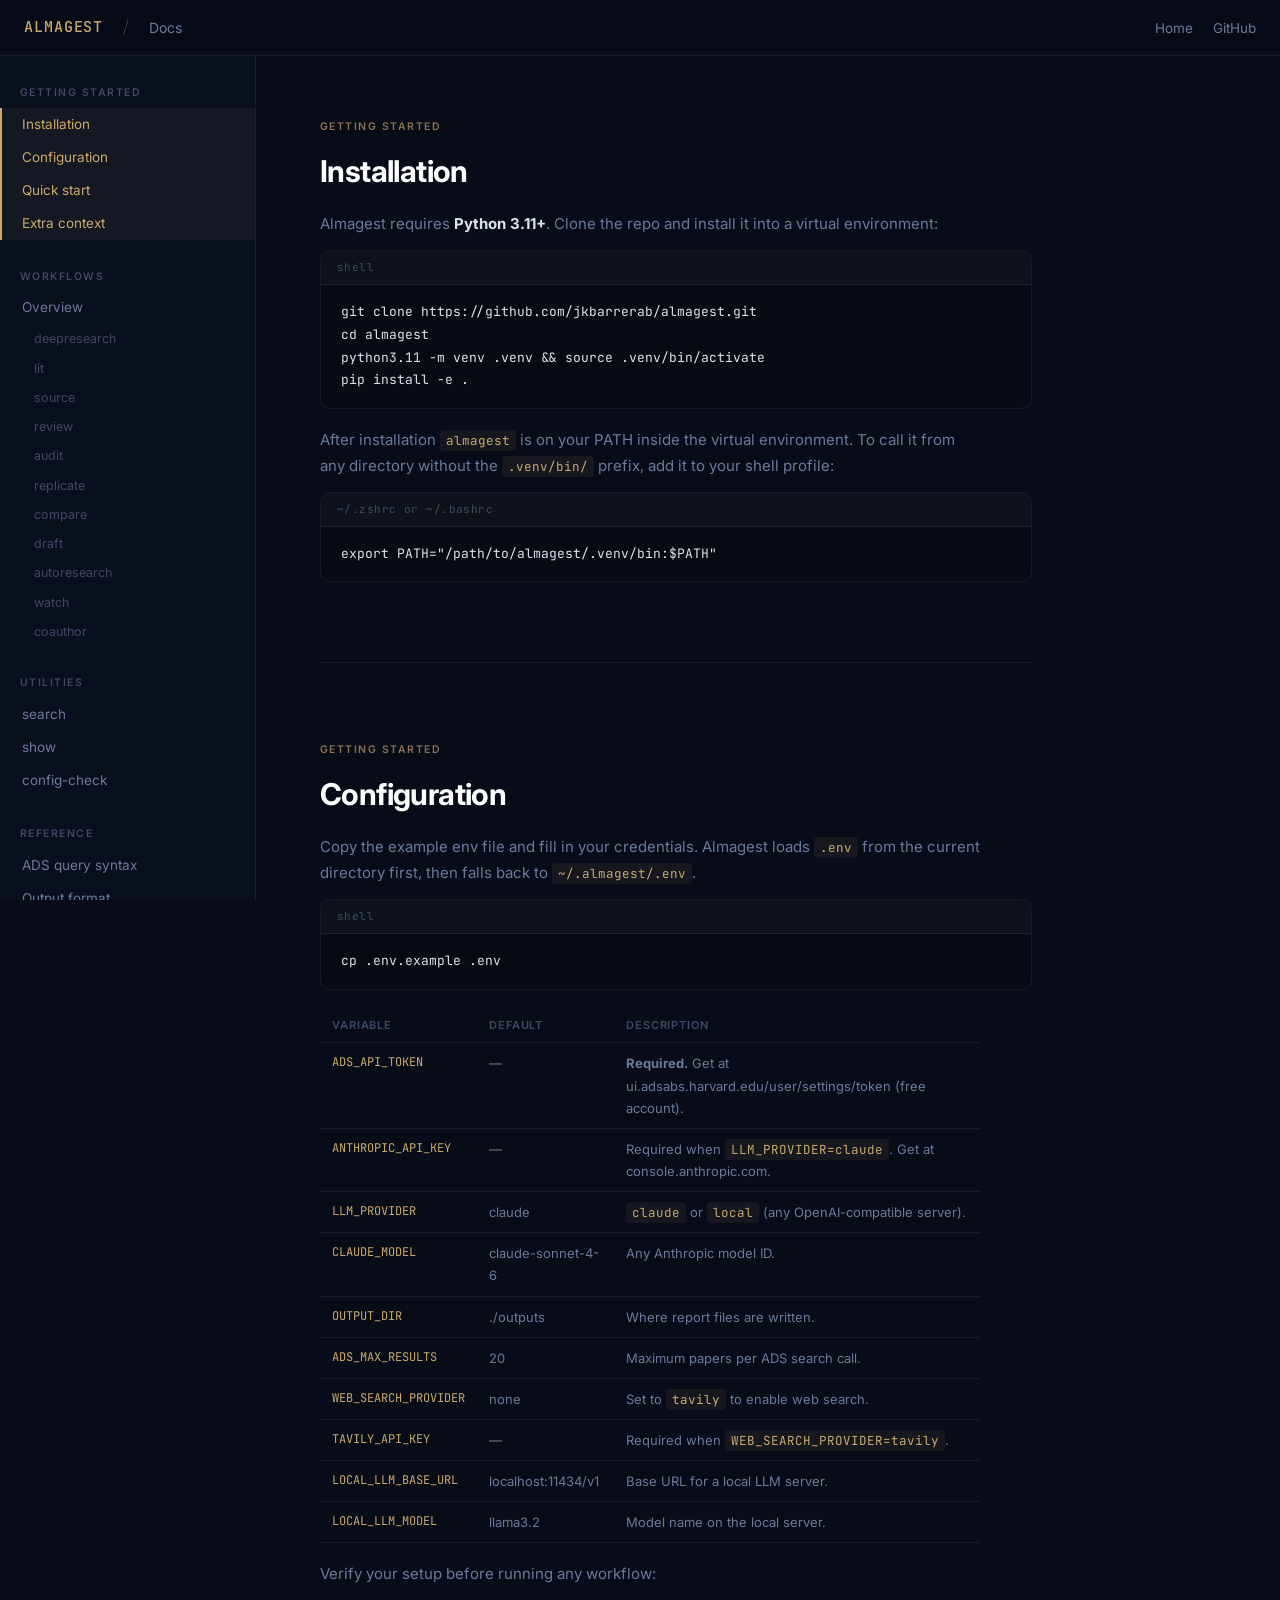
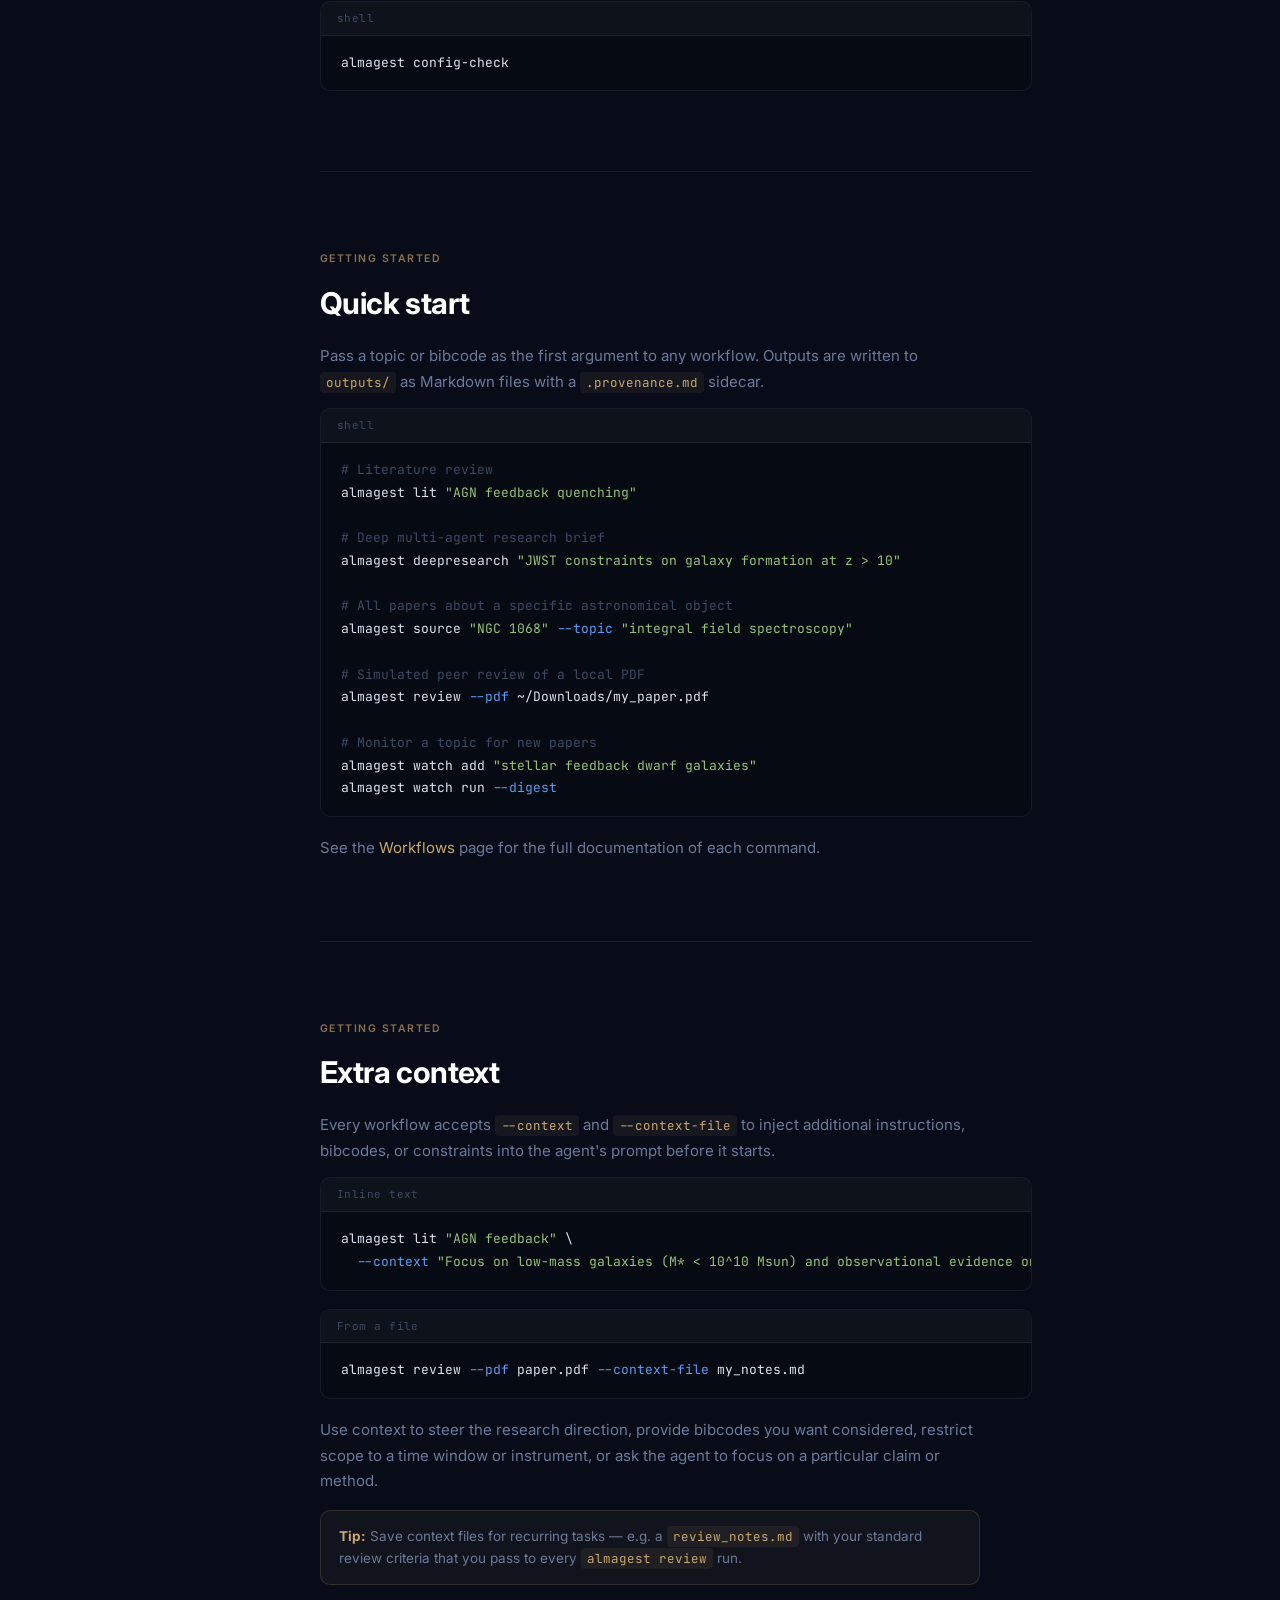
<file: docs/docs/index.html>
<!DOCTYPE html>
<html lang="en">
<head>
  <meta charset="UTF-8" />
  <meta name="viewport" content="width=device-width, initial-scale=1.0" />
  <title>Getting Started — Almagest Docs</title>
  <link rel="preconnect" href="https://fonts.googleapis.com" />
  <link rel="preconnect" href="https://fonts.gstatic.com" crossorigin />
  <link href="https://fonts.googleapis.com/css2?family=Inter:wght@300;400;500;600;700&family=JetBrains+Mono:wght@400;500&display=swap" rel="stylesheet" />
  <link rel="stylesheet" href="styles.css" />
</head>
<body>

<nav class="topnav">
  <a href="../index.html" class="topnav-logo">ALMAGEST</a>
  <span class="topnav-sep">/</span>
  <span class="topnav-page">Docs</span>
  <ul class="topnav-links">
    <li><a href="../index.html">Home</a></li>
    <li><a href="https://github.com/jkbarrerab/almagest">GitHub</a></li>
  </ul>
</nav>

<div class="layout">
  <aside class="sidebar" id="sidebar"></aside>

  <main class="main">

    <!-- Installation -->
    <div class="doc-section" id="installation">
      <span class="section-tag">Getting Started</span>
      <h1>Installation</h1>

      <p>Almagest requires <strong>Python 3.11+</strong>. Clone the repo and install it into a virtual environment:</p>

      <div class="code-block">
        <div class="code-block-header">shell</div>
        <pre>git clone https://github.com/jkbarrerab/almagest.git
cd almagest
python3.11 -m venv .venv && source .venv/bin/activate
pip install -e .</pre>
      </div>

      <p>After installation <code>almagest</code> is on your PATH inside the virtual environment. To call it from any directory without the <code>.venv/bin/</code> prefix, add it to your shell profile:</p>

      <div class="code-block">
        <div class="code-block-header">~/.zshrc or ~/.bashrc</div>
        <pre>export PATH="/path/to/almagest/.venv/bin:$PATH"</pre>
      </div>
    </div>

    <!-- Configuration -->
    <div class="doc-section" id="configuration">
      <span class="section-tag">Getting Started</span>
      <h1>Configuration</h1>

      <p>Copy the example env file and fill in your credentials. Almagest loads <code>.env</code> from the current directory first, then falls back to <code>~/.almagest/.env</code>.</p>

      <div class="code-block">
        <div class="code-block-header">shell</div>
        <pre>cp .env.example .env</pre>
      </div>

      <table class="doc-table">
        <thead>
          <tr><th>Variable</th><th>Default</th><th>Description</th></tr>
        </thead>
        <tbody>
          <tr><td>ADS_API_TOKEN</td><td class="dim">—</td><td><strong>Required.</strong> Get at ui.adsabs.harvard.edu/user/settings/token (free account).</td></tr>
          <tr><td>ANTHROPIC_API_KEY</td><td class="dim">—</td><td>Required when <code>LLM_PROVIDER=claude</code>. Get at console.anthropic.com.</td></tr>
          <tr><td>LLM_PROVIDER</td><td class="dim">claude</td><td><code>claude</code> or <code>local</code> (any OpenAI-compatible server).</td></tr>
          <tr><td>CLAUDE_MODEL</td><td class="dim">claude-sonnet-4-6</td><td>Any Anthropic model ID.</td></tr>
          <tr><td>OUTPUT_DIR</td><td class="dim">./outputs</td><td>Where report files are written.</td></tr>
          <tr><td>ADS_MAX_RESULTS</td><td class="dim">20</td><td>Maximum papers per ADS search call.</td></tr>
          <tr><td>WEB_SEARCH_PROVIDER</td><td class="dim">none</td><td>Set to <code>tavily</code> to enable web search.</td></tr>
          <tr><td>TAVILY_API_KEY</td><td class="dim">—</td><td>Required when <code>WEB_SEARCH_PROVIDER=tavily</code>.</td></tr>
          <tr><td>LOCAL_LLM_BASE_URL</td><td class="dim">localhost:11434/v1</td><td>Base URL for a local LLM server.</td></tr>
          <tr><td>LOCAL_LLM_MODEL</td><td class="dim">llama3.2</td><td>Model name on the local server.</td></tr>
        </tbody>
      </table>

      <p>Verify your setup before running any workflow:</p>

      <div class="code-block">
        <div class="code-block-header">shell</div>
        <pre>almagest config-check</pre>
      </div>
    </div>

    <!-- Quick start -->
    <div class="doc-section" id="quickstart">
      <span class="section-tag">Getting Started</span>
      <h1>Quick start</h1>

      <p>Pass a topic or bibcode as the first argument to any workflow. Outputs are written to <code>outputs/</code> as Markdown files with a <code>.provenance.md</code> sidecar.</p>

      <div class="code-block">
        <div class="code-block-header">shell</div>
        <pre><span class="comment"># Literature review</span>
almagest lit <span class="str">"AGN feedback quenching"</span>

<span class="comment"># Deep multi-agent research brief</span>
almagest deepresearch <span class="str">"JWST constraints on galaxy formation at z > 10"</span>

<span class="comment"># All papers about a specific astronomical object</span>
almagest source <span class="str">"NGC 1068"</span> <span class="flag">--topic</span> <span class="str">"integral field spectroscopy"</span>

<span class="comment"># Simulated peer review of a local PDF</span>
almagest review <span class="flag">--pdf</span> ~/Downloads/my_paper.pdf

<span class="comment"># Monitor a topic for new papers</span>
almagest watch add <span class="str">"stellar feedback dwarf galaxies"</span>
almagest watch run <span class="flag">--digest</span></pre>
      </div>

      <p>See the <a href="workflows.html">Workflows</a> page for the full documentation of each command.</p>
    </div>

    <!-- Extra context -->
    <div class="doc-section" id="context">
      <span class="section-tag">Getting Started</span>
      <h1>Extra context</h1>

      <p>Every workflow accepts <code>--context</code> and <code>--context-file</code> to inject additional instructions, bibcodes, or constraints into the agent's prompt before it starts.</p>

      <div class="code-block">
        <div class="code-block-header">Inline text</div>
        <pre>almagest lit <span class="str">"AGN feedback"</span> \
  <span class="flag">--context</span> <span class="str">"Focus on low-mass galaxies (M* &lt; 10^10 Msun) and observational evidence only"</span></pre>
      </div>

      <div class="code-block">
        <div class="code-block-header">From a file</div>
        <pre>almagest review <span class="flag">--pdf</span> paper.pdf <span class="flag">--context-file</span> my_notes.md</pre>
      </div>

      <p>Use context to steer the research direction, provide bibcodes you want considered, restrict scope to a time window or instrument, or ask the agent to focus on a particular claim or method.</p>

      <div class="callout">
        <strong>Tip:</strong> Save context files for recurring tasks — e.g. a <code>review_notes.md</code> with your standard review criteria that you pass to every <code>almagest review</code> run.
      </div>
    </div>

  </main>
</div>

<script src="nav.js"></script>
<script>
  // Highlight active sidebar link on scroll
  (function () {
    const sections = document.querySelectorAll('.doc-section[id]');
    const links = document.querySelectorAll('.sidebar-link');
    function onScroll() {
      let current = '';
      sections.forEach(s => { if (s.getBoundingClientRect().top <= 90) current = s.id; });
      links.forEach(l => {
        const href = l.getAttribute('href');
        if (href === 'index.html') l.classList.toggle('active', true);
      });
    }
    window.addEventListener('scroll', onScroll, { passive: true });
  })();
</script>
</body>
</html>
</file>
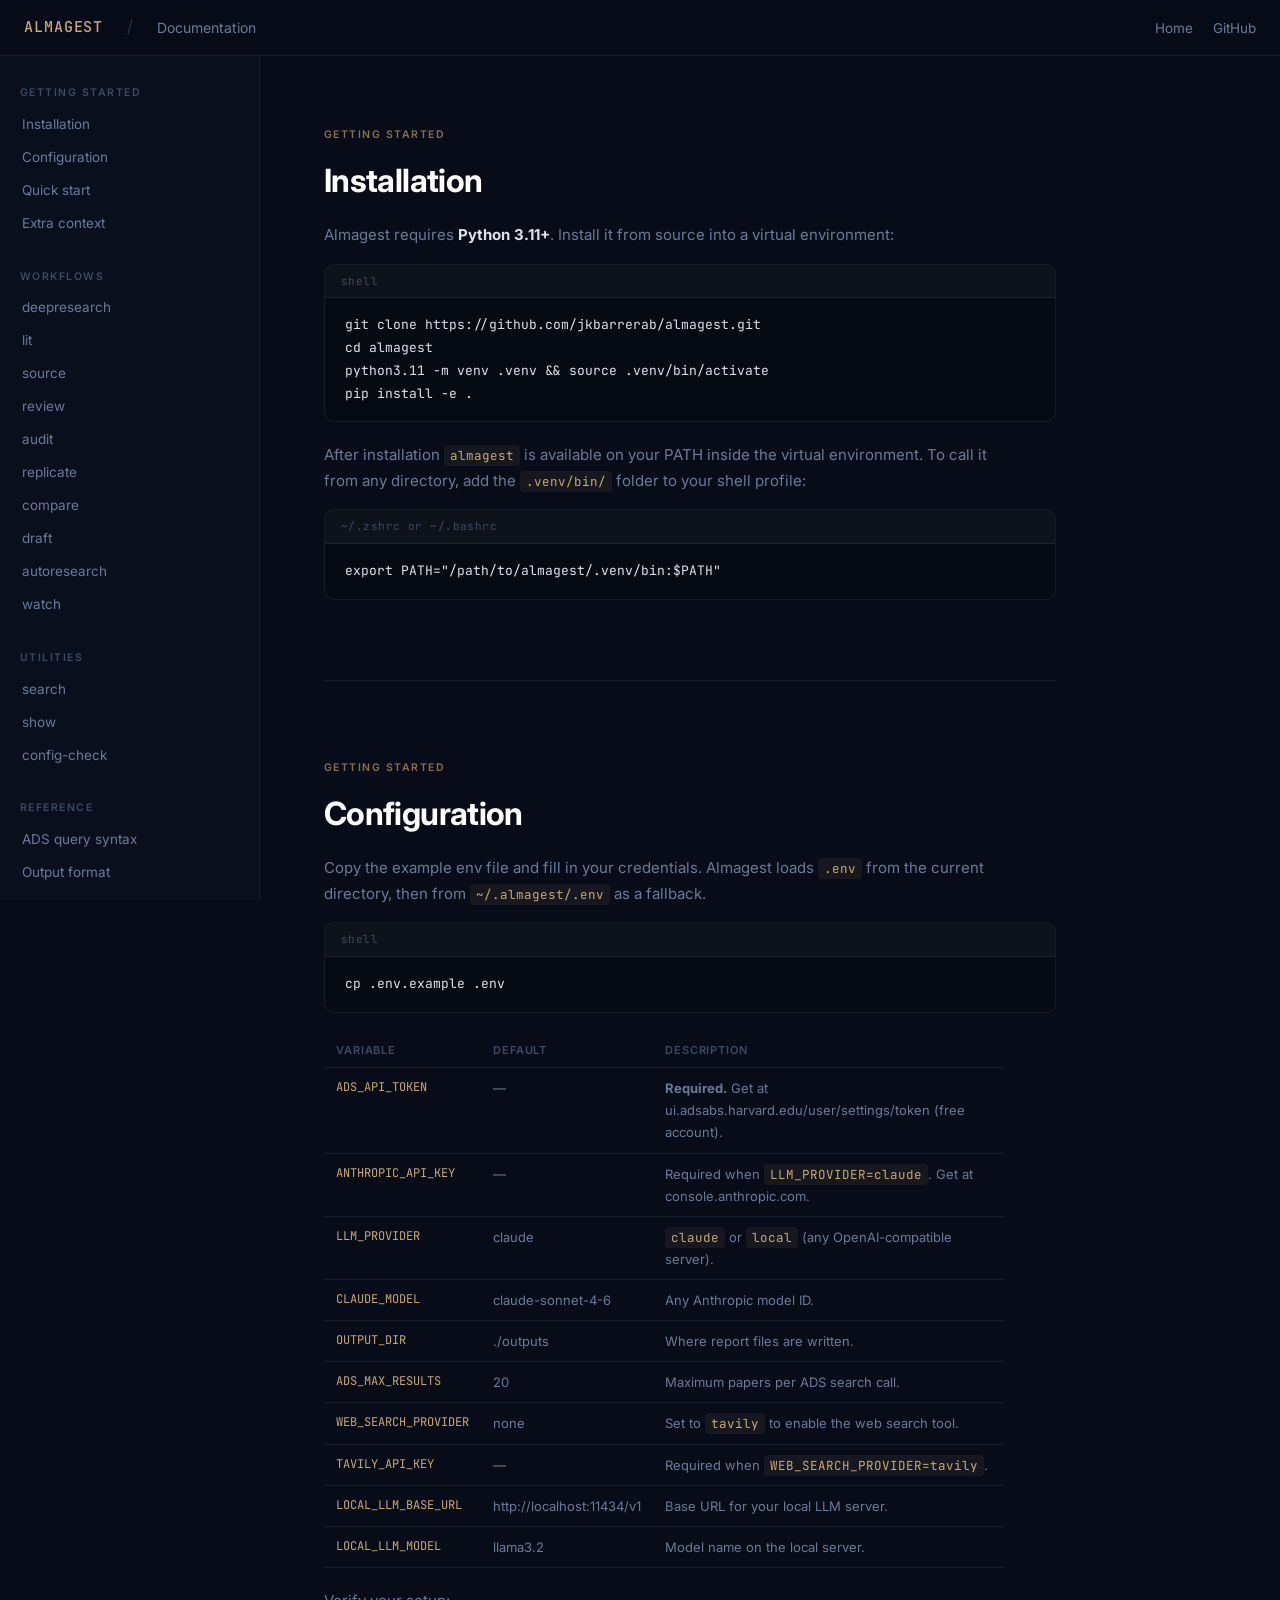
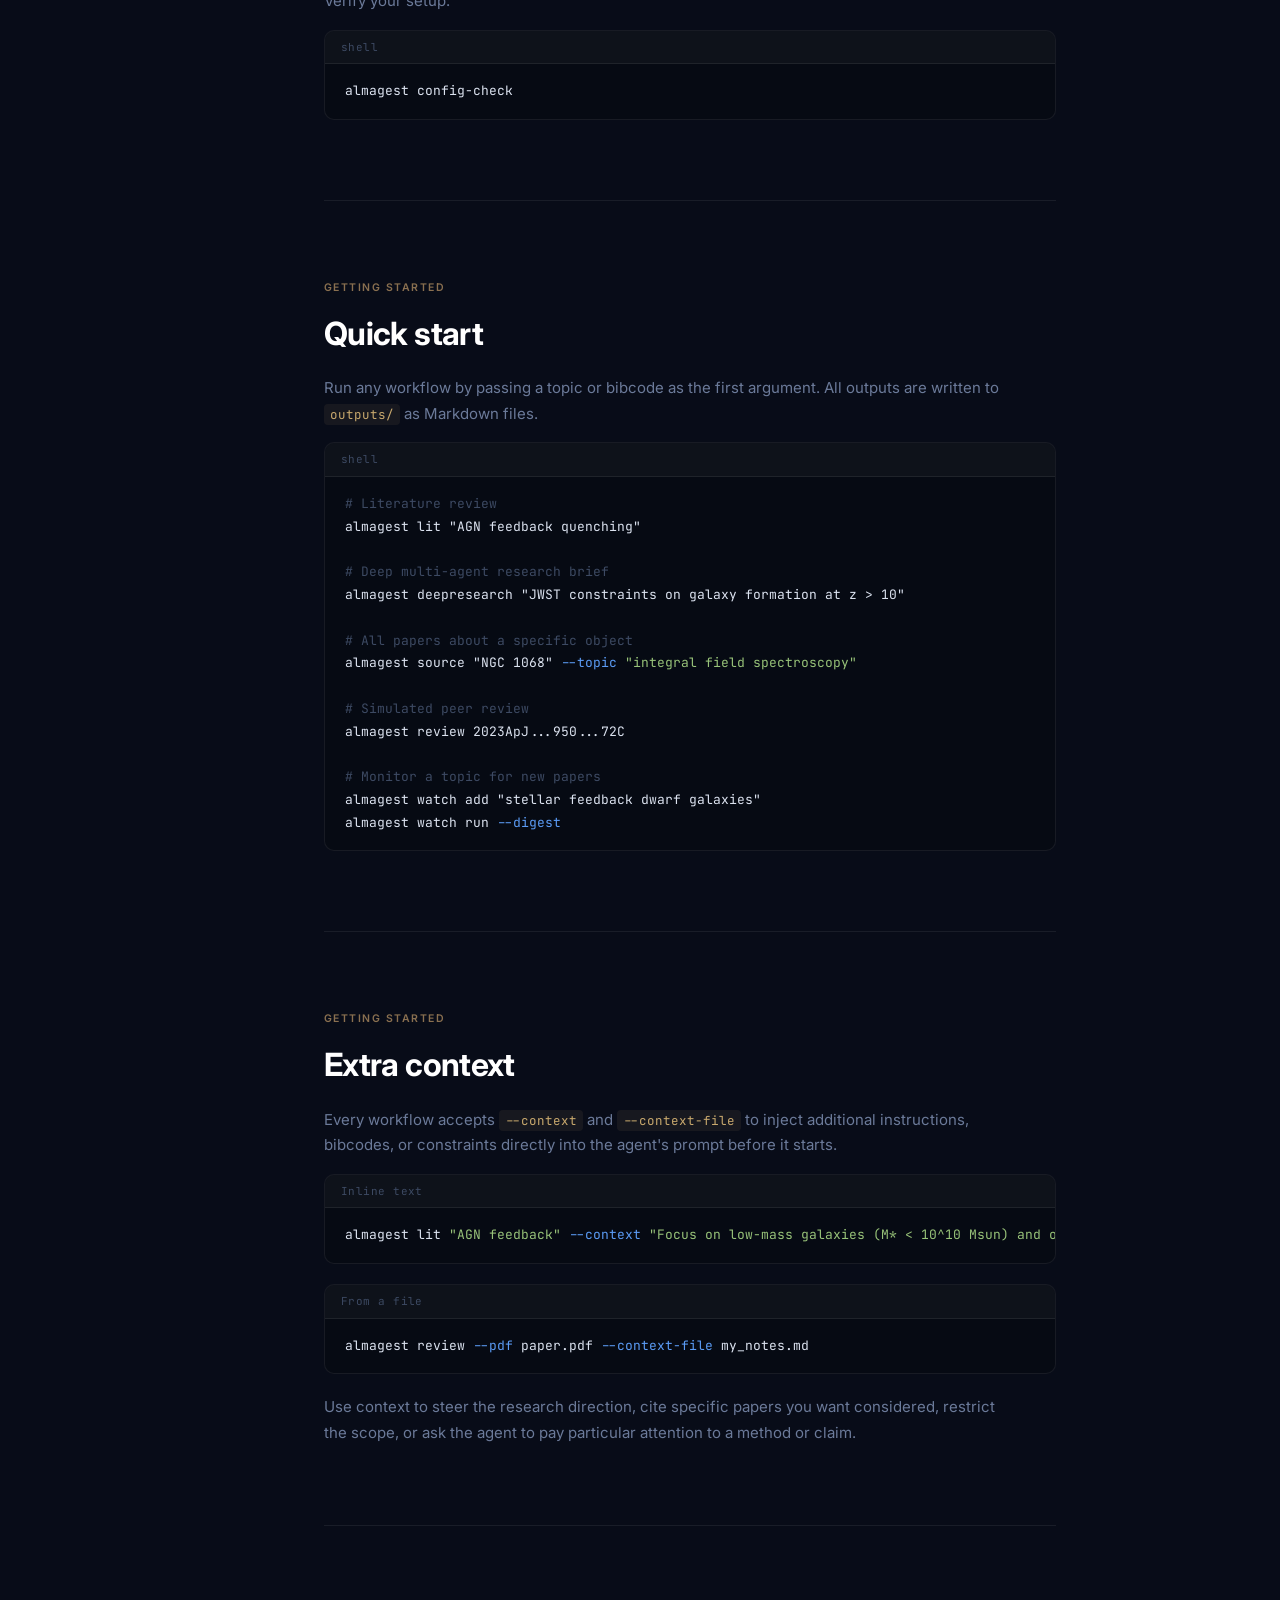
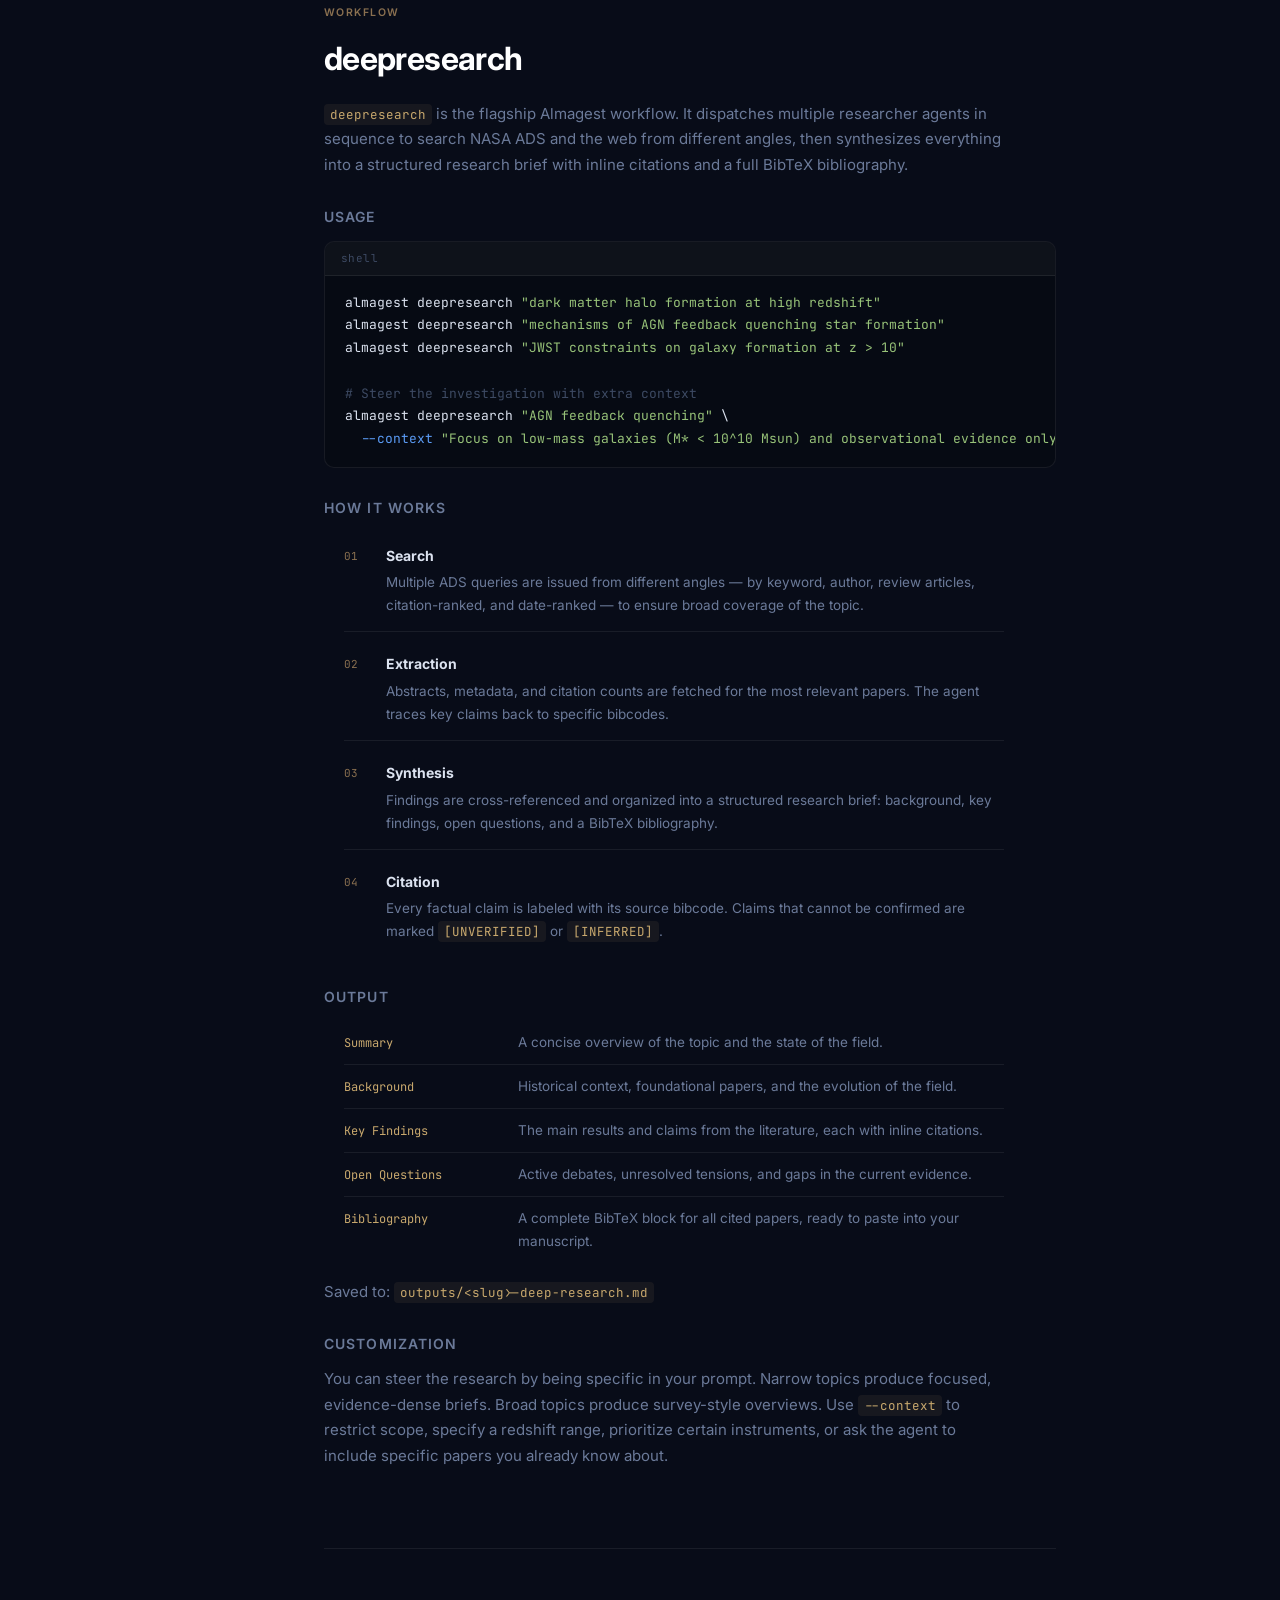
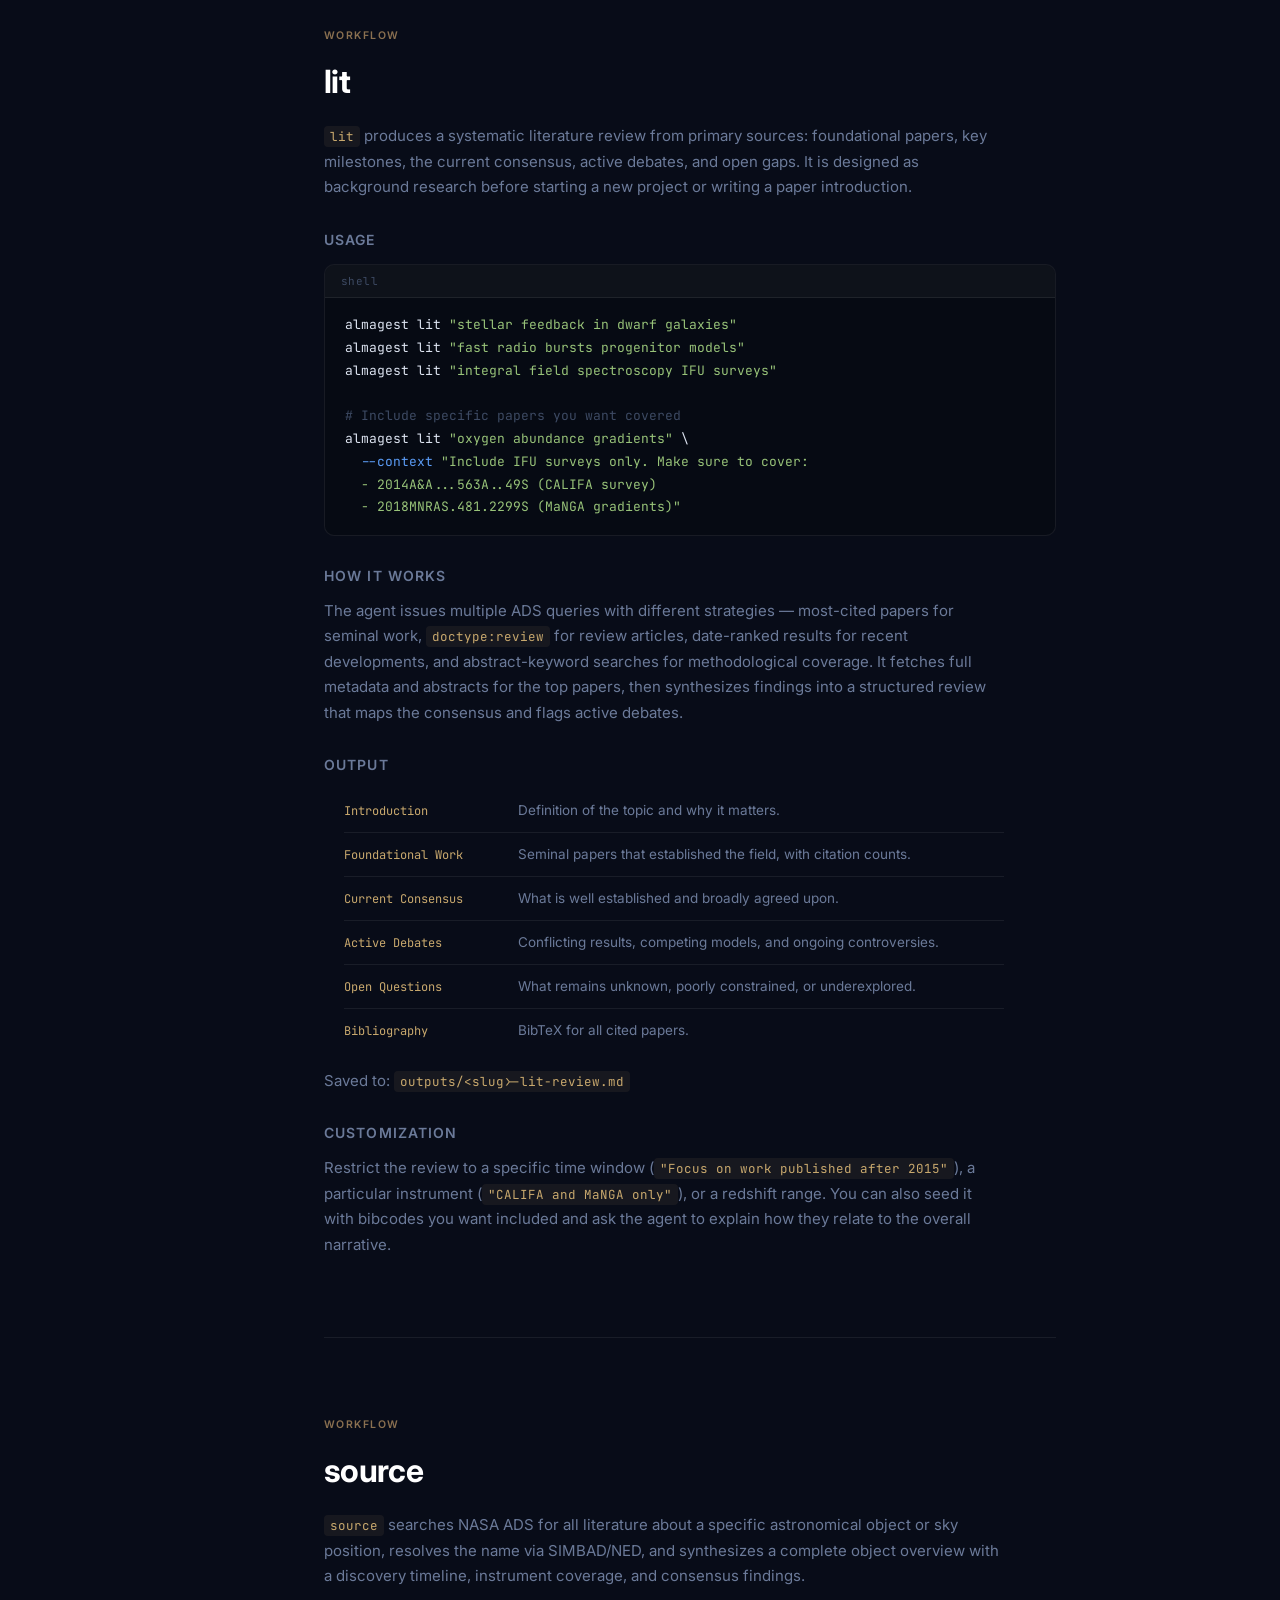
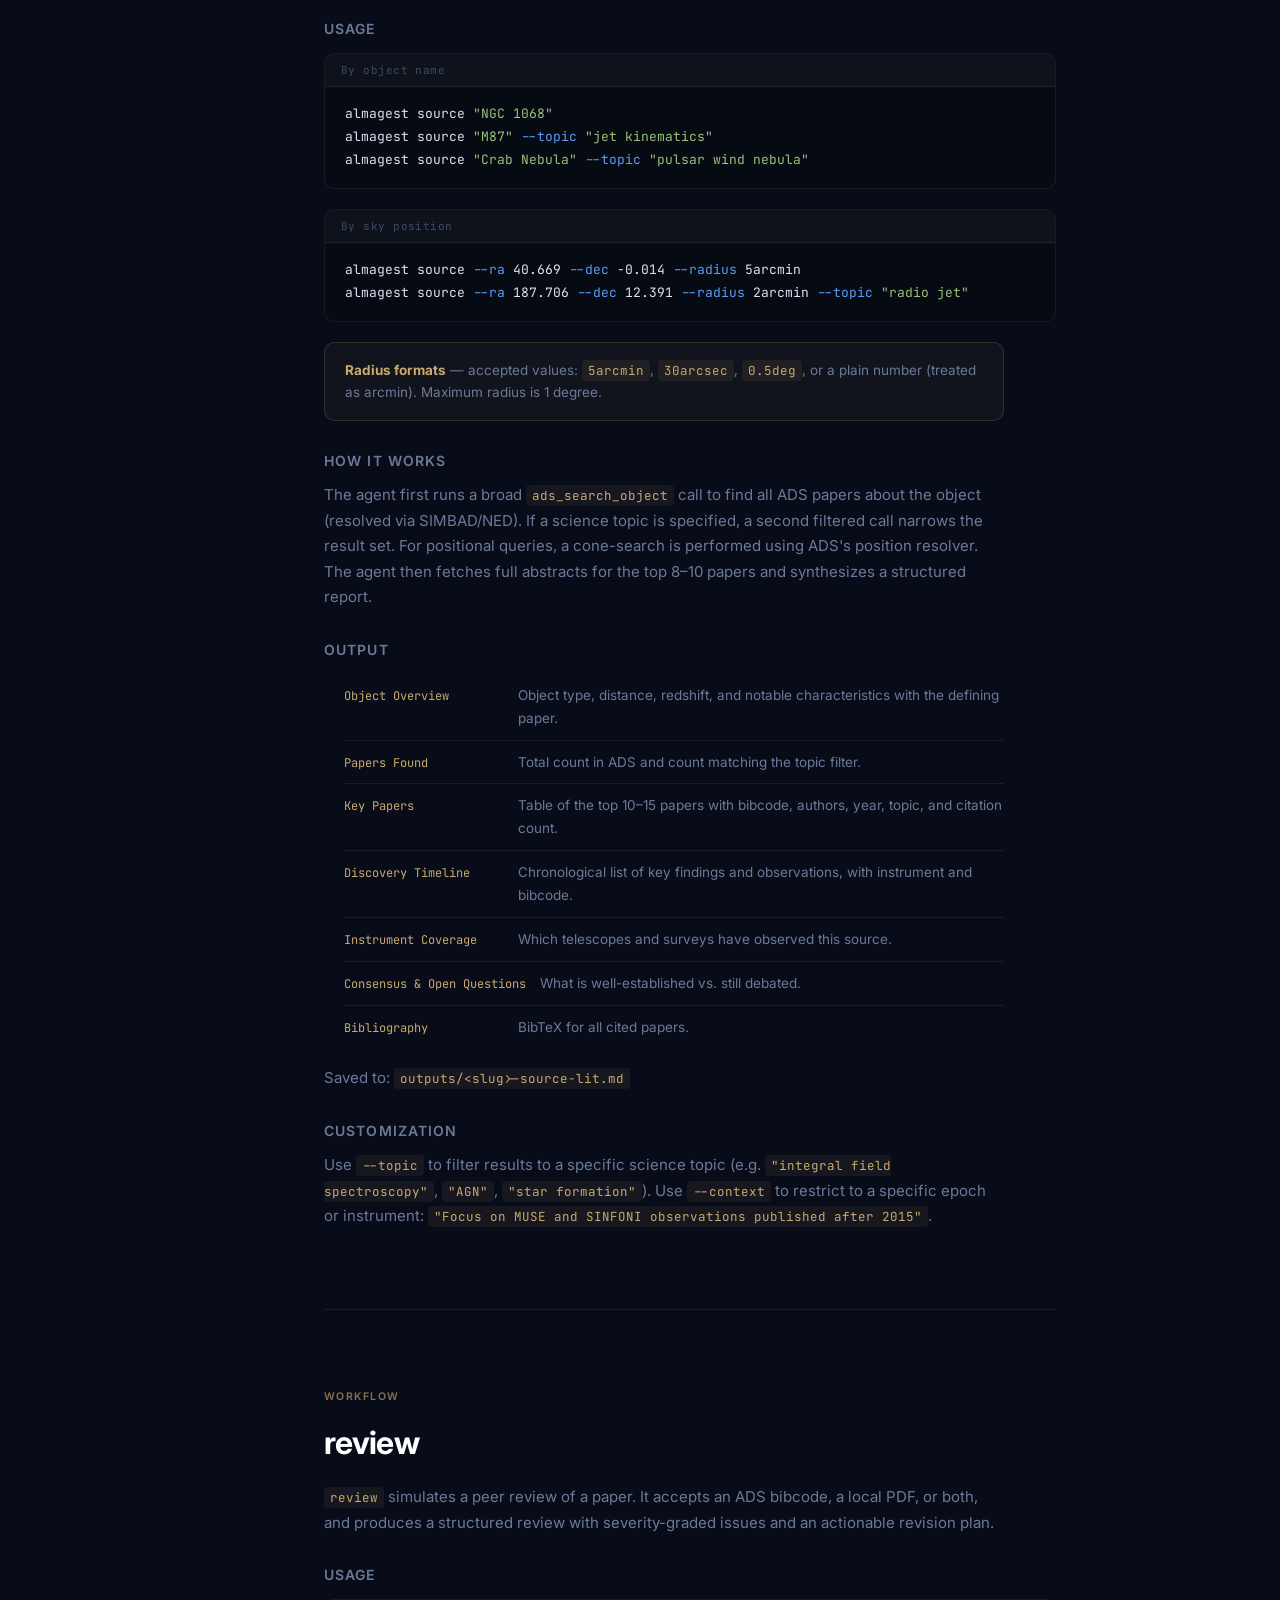
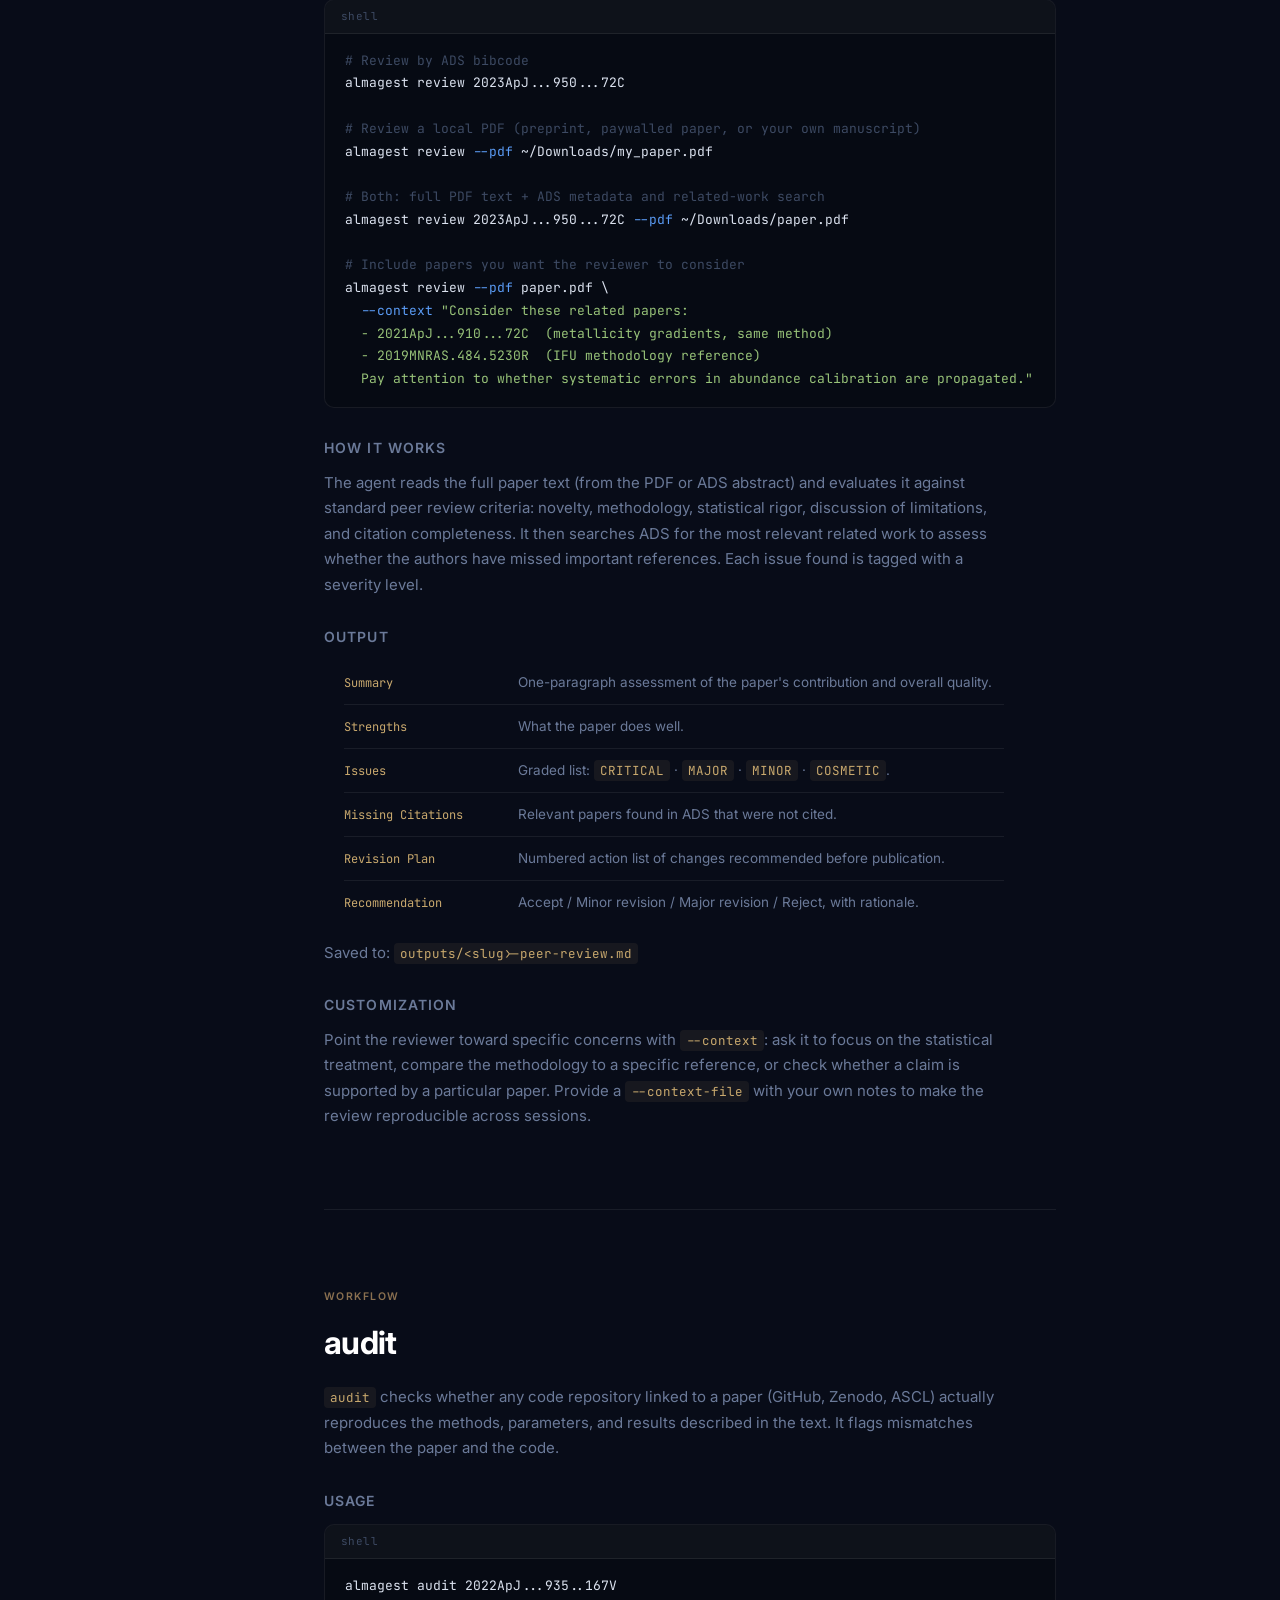
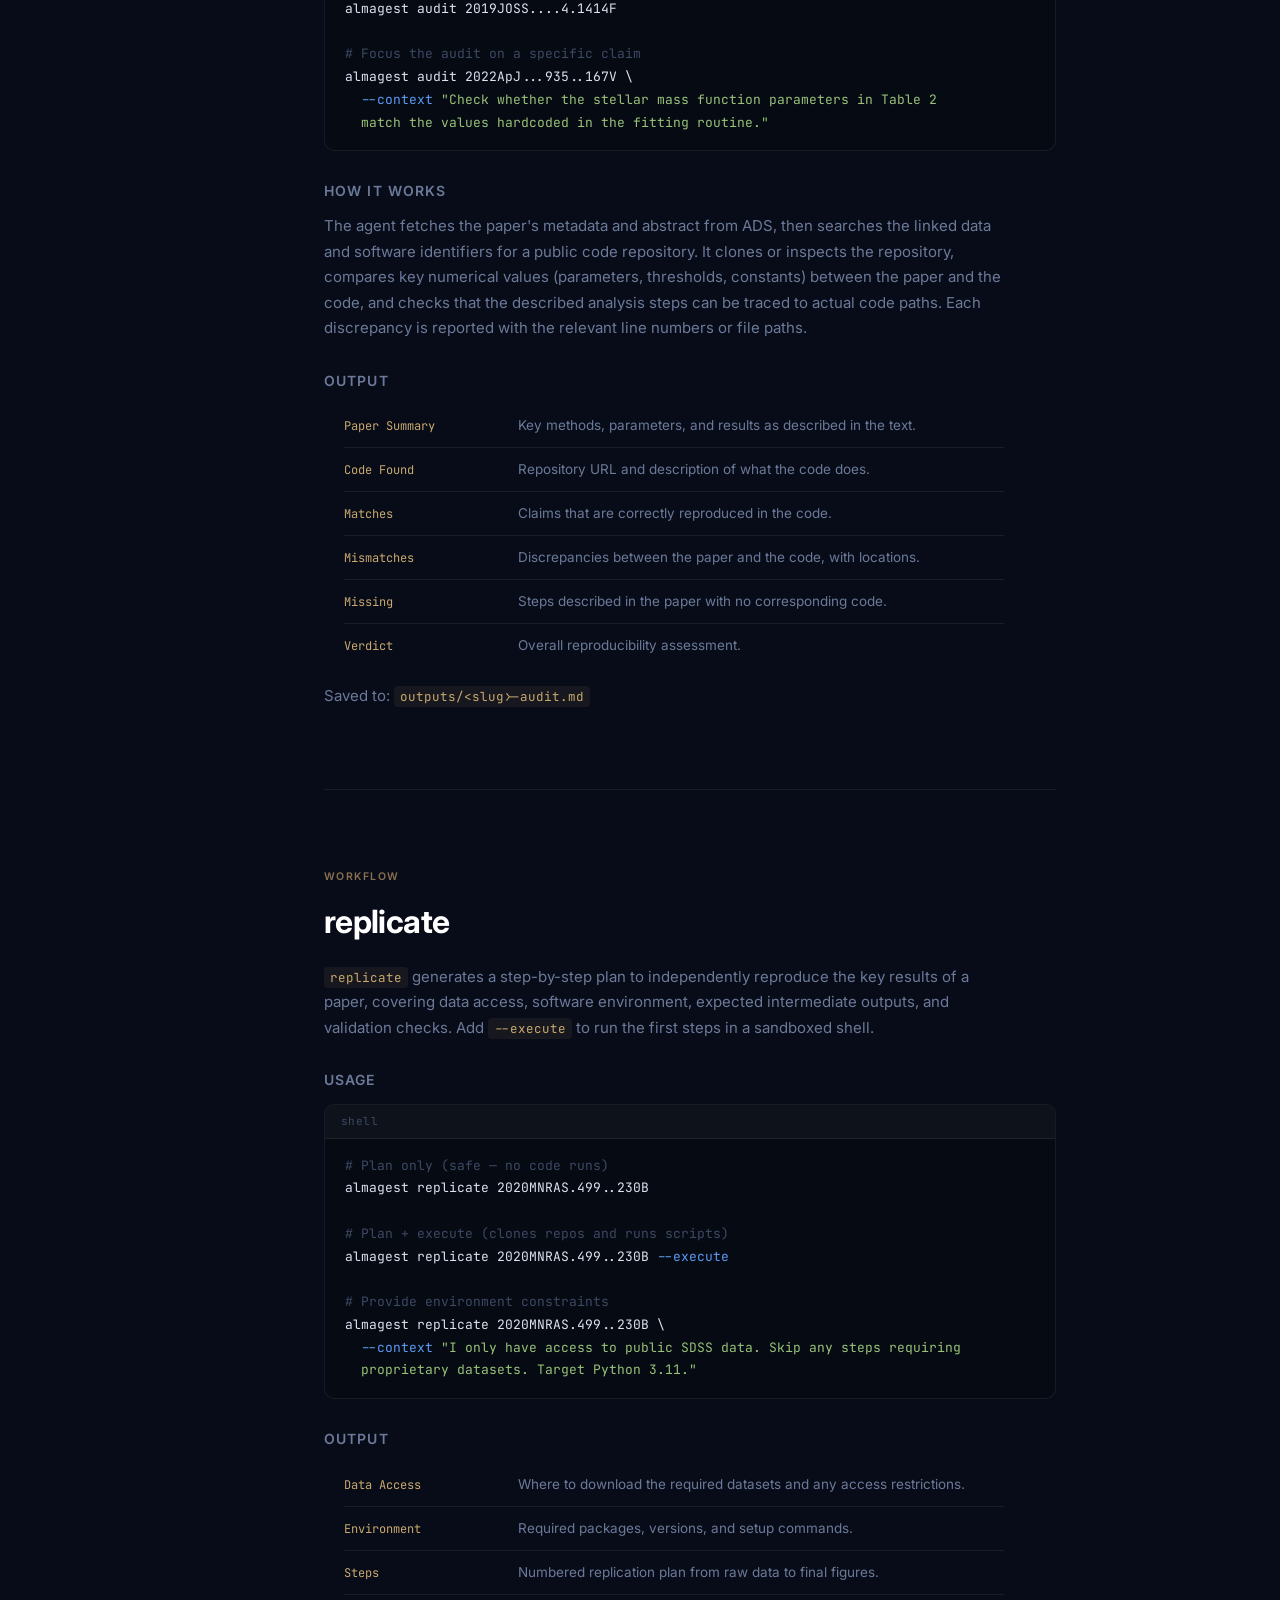
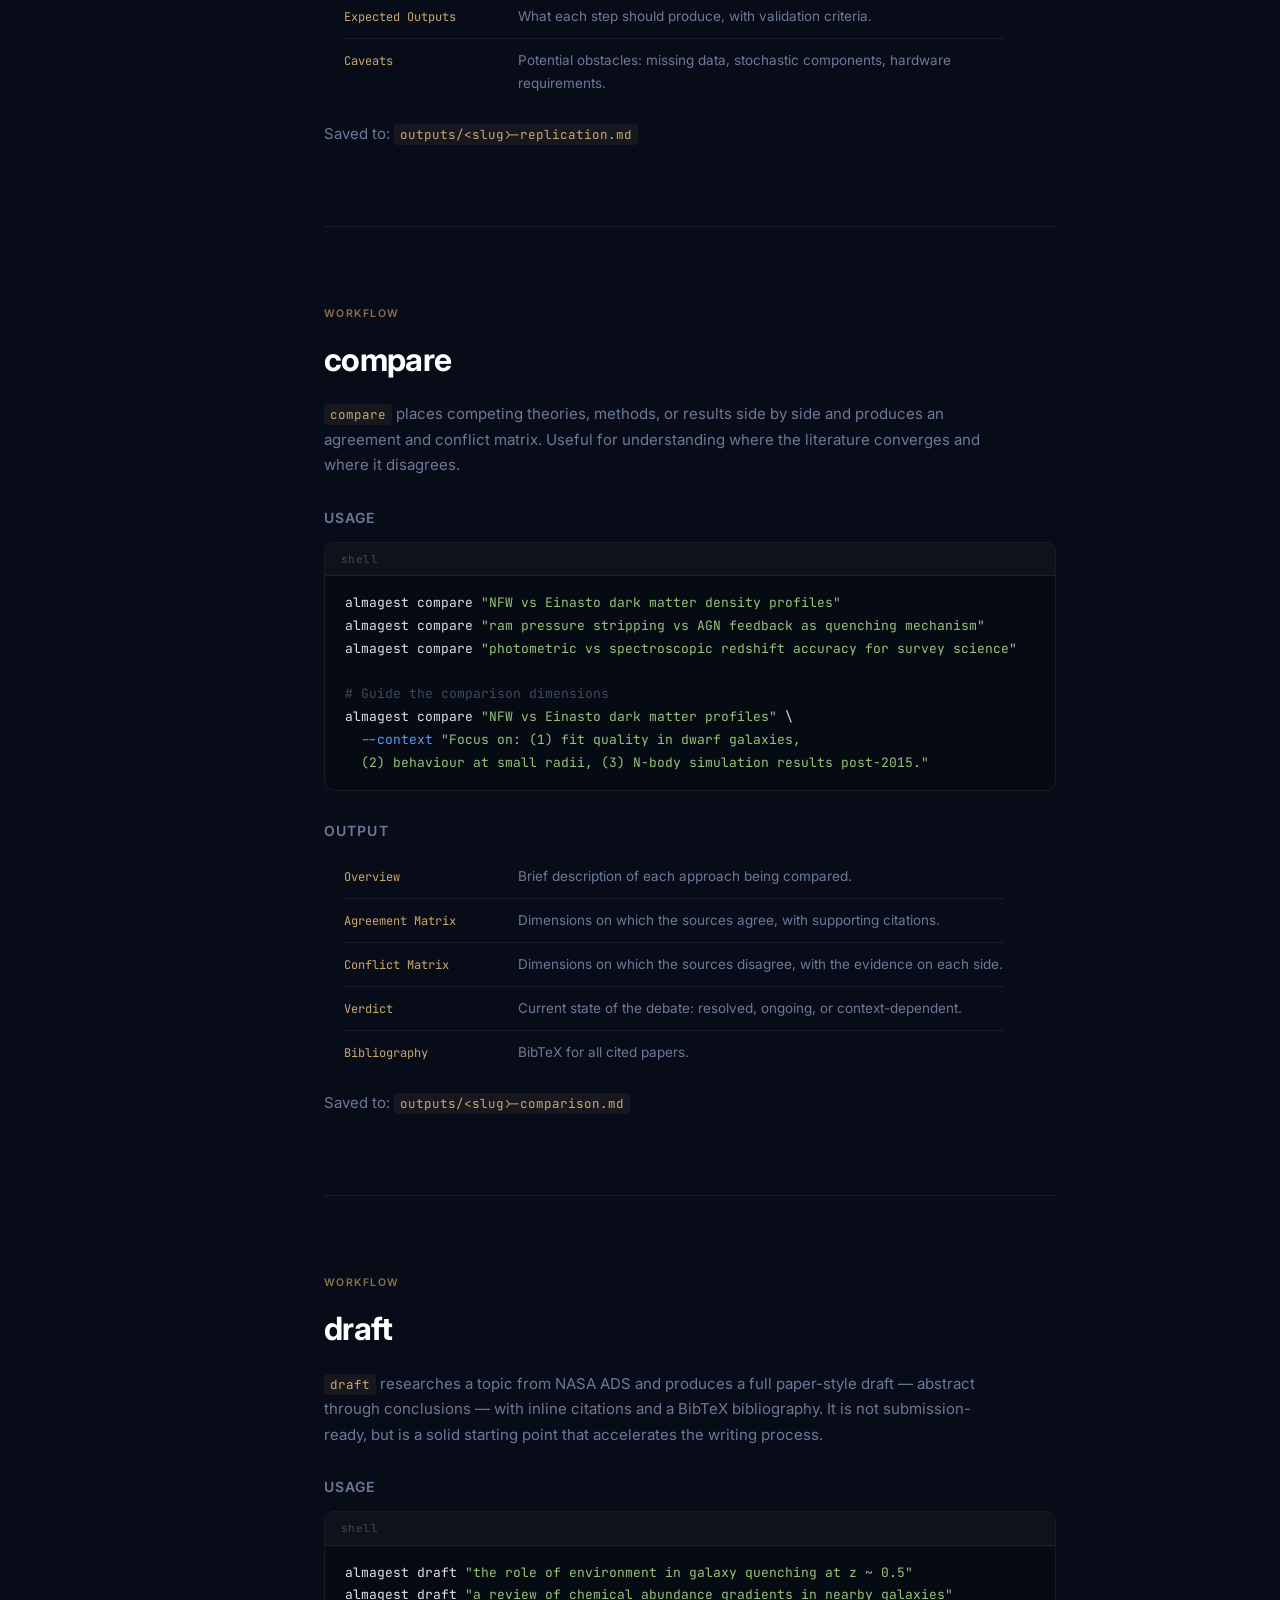
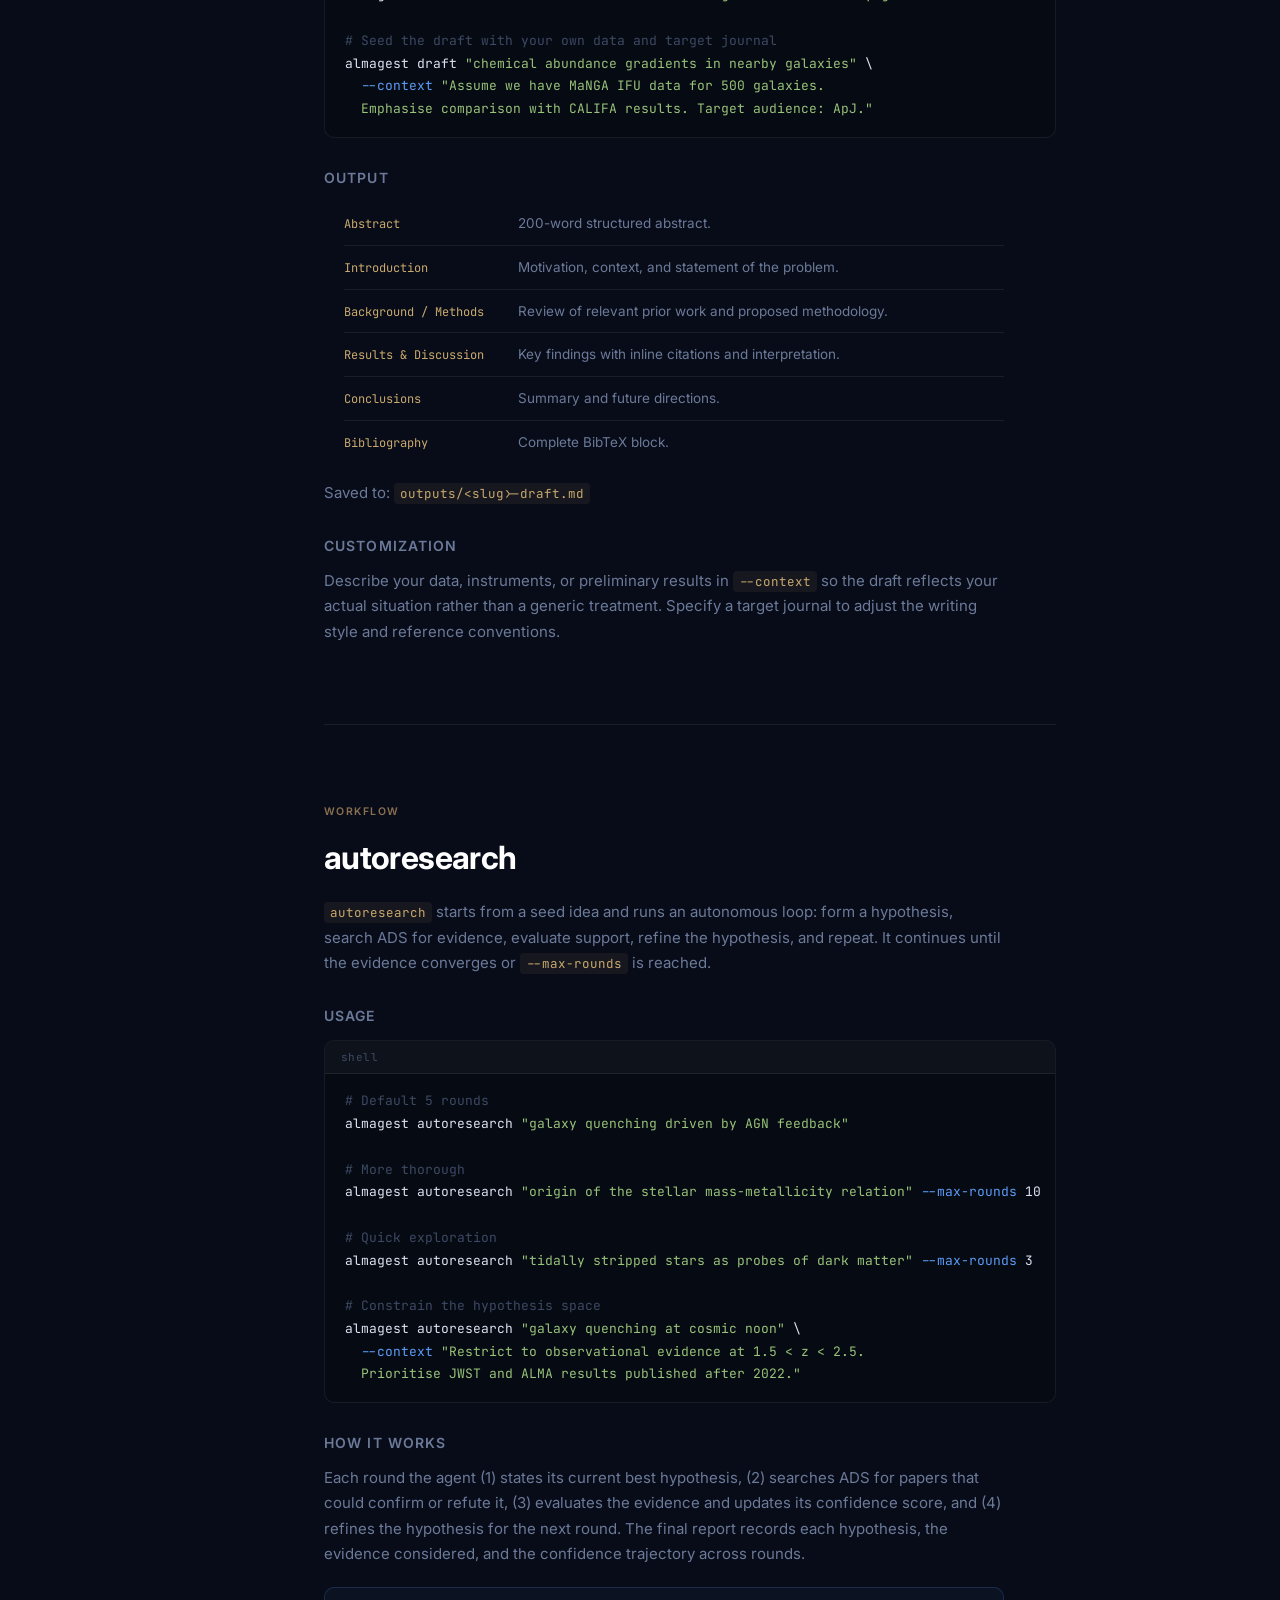
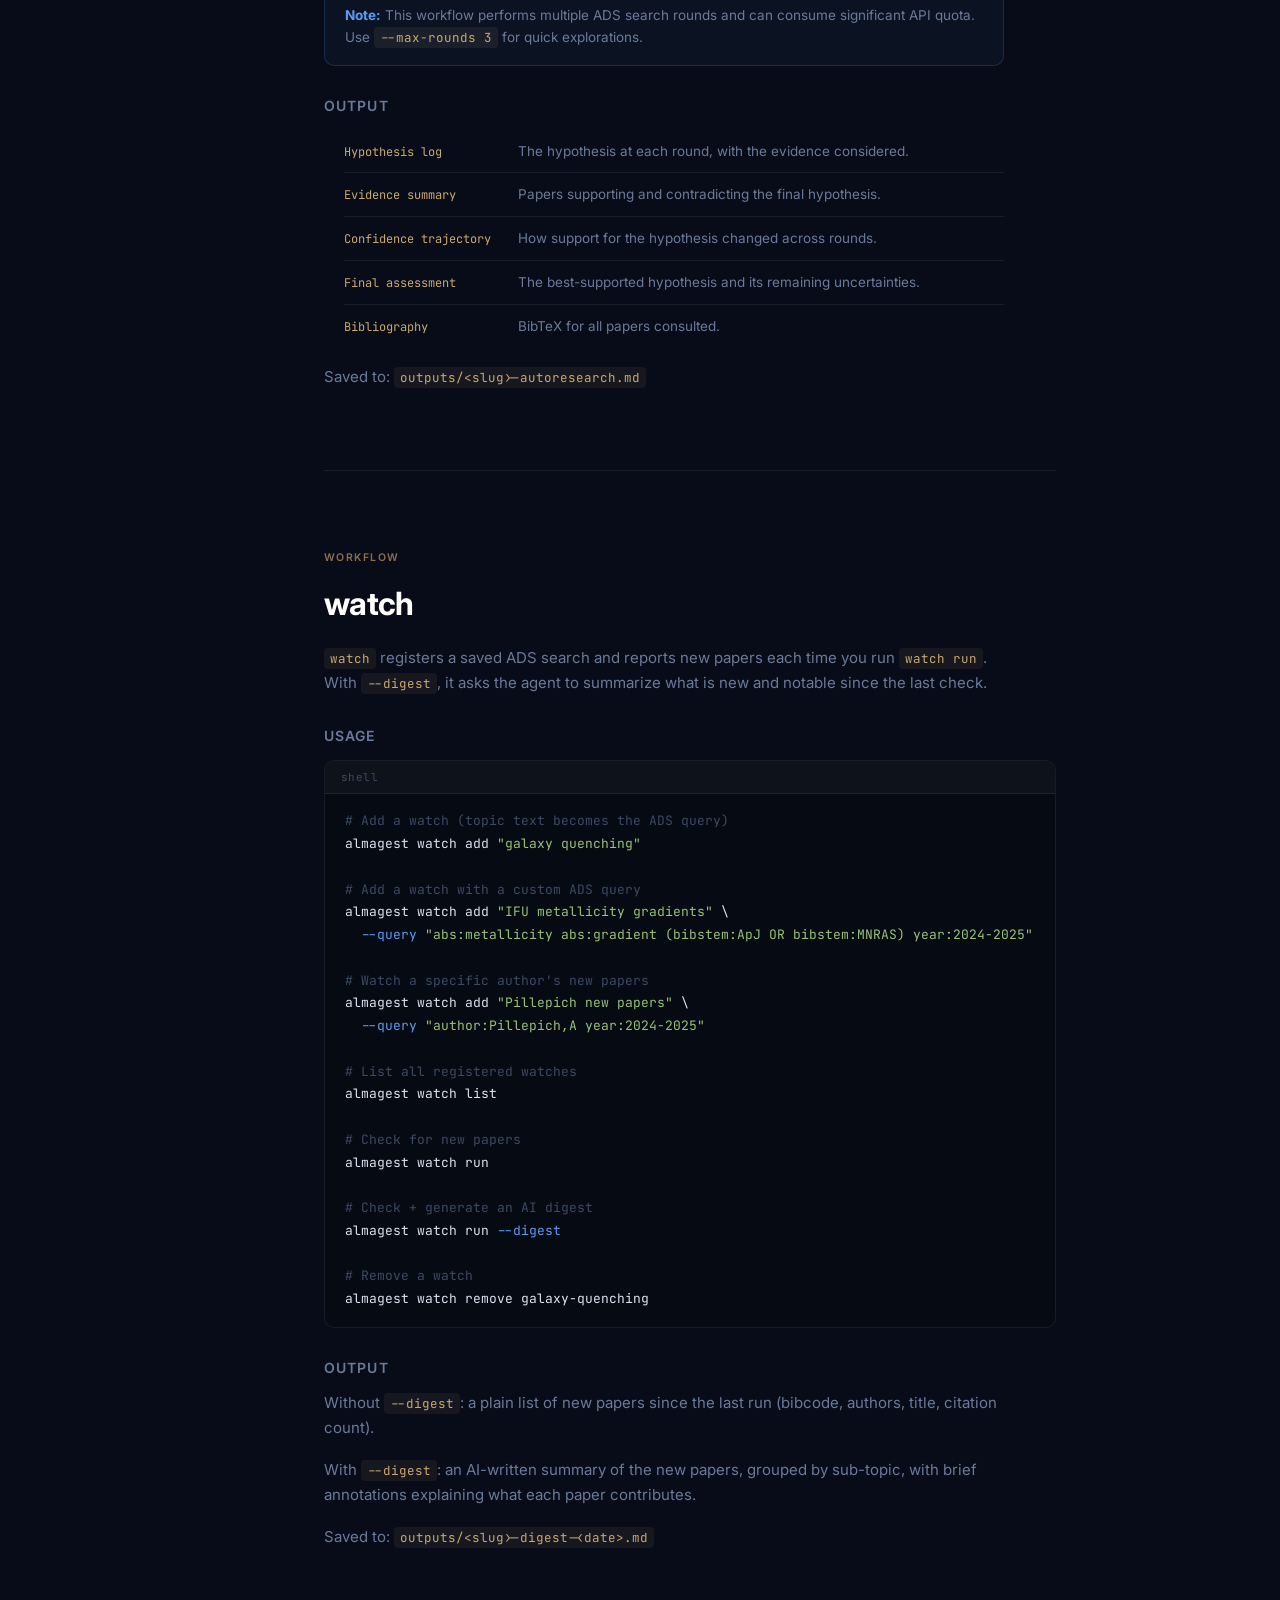
<file: docs/docs.html>
<!DOCTYPE html>
<html lang="en">
<head>
  <meta charset="UTF-8" />
  <meta name="viewport" content="width=device-width, initial-scale=1.0" />
  <title>Almagest — Documentation</title>
  <meta name="description" content="Full documentation for Almagest — the AI research agent for NASA ADS." />

  <link rel="preconnect" href="https://fonts.googleapis.com" />
  <link rel="preconnect" href="https://fonts.gstatic.com" crossorigin />
  <link href="https://fonts.googleapis.com/css2?family=Inter:wght@300;400;500;600;700&family=JetBrains+Mono:wght@400;500&display=swap" rel="stylesheet" />

  <style>
    *, *::before, *::after { box-sizing: border-box; margin: 0; padding: 0; }

    :root {
      --bg:        #080c18;
      --bg-2:      #0c1120;
      --bg-card:   #0f1627;
      --bg-sidebar:#0a0f1e;
      --border:    rgba(255,255,255,0.07);
      --border-h:  rgba(201,169,110,0.3);
      --gold:      #c9a96e;
      --gold-dim:  #8a7050;
      --blue:      #5b9cf6;
      --green:     #4caf82;
      --text:      #dce3f0;
      --text-muted:#6b7a99;
      --text-dim:  #3d4a63;
      --code-bg:   #060a13;
      --radius:    10px;
      --radius-sm: 6px;
      --sidebar-w: 260px;
      --nav-h:     56px;
    }

    html { scroll-behavior: smooth; }

    body {
      background: var(--bg);
      color: var(--text);
      font-family: 'Inter', system-ui, sans-serif;
      font-size: 15px;
      line-height: 1.7;
    }

    a { color: var(--gold); text-decoration: none; }
    a:hover { text-decoration: underline; }

    /* ── Top nav ───────────────────────────────────────────── */
    .topnav {
      position: fixed;
      top: 0; left: 0; right: 0;
      height: var(--nav-h);
      background: rgba(8,12,24,0.92);
      backdrop-filter: blur(12px);
      border-bottom: 1px solid var(--border);
      z-index: 200;
      display: flex;
      align-items: center;
      padding: 0 24px;
      gap: 24px;
    }

    .topnav-logo {
      font-family: 'JetBrains Mono', monospace;
      font-size: 15px;
      font-weight: 500;
      color: var(--gold);
      letter-spacing: 0.06em;
      text-decoration: none;
    }

    .topnav-logo:hover { text-decoration: none; }

    .topnav-sep {
      color: var(--text-dim);
      font-size: 18px;
      font-weight: 200;
    }

    .topnav-page {
      font-size: 14px;
      color: var(--text-muted);
    }

    .topnav-links {
      margin-left: auto;
      display: flex;
      align-items: center;
      gap: 20px;
      list-style: none;
    }

    .topnav-links a {
      color: var(--text-muted);
      font-size: 13.5px;
      transition: color 0.2s;
    }
    .topnav-links a:hover { color: var(--text); text-decoration: none; }

    /* ── Layout ────────────────────────────────────────────── */
    .layout {
      display: flex;
      padding-top: var(--nav-h);
      min-height: 100vh;
    }

    /* ── Sidebar ───────────────────────────────────────────── */
    .sidebar {
      position: fixed;
      top: var(--nav-h);
      left: 0;
      bottom: 0;
      width: var(--sidebar-w);
      background: var(--bg-sidebar);
      border-right: 1px solid var(--border);
      overflow-y: auto;
      padding: 28px 0 40px;
    }

    .sidebar::-webkit-scrollbar { width: 4px; }
    .sidebar::-webkit-scrollbar-track { background: transparent; }
    .sidebar::-webkit-scrollbar-thumb { background: var(--border); border-radius: 2px; }

    .sidebar-group { margin-bottom: 28px; }

    .sidebar-label {
      font-size: 10.5px;
      font-weight: 600;
      letter-spacing: 0.14em;
      text-transform: uppercase;
      color: var(--text-dim);
      padding: 0 20px;
      margin-bottom: 6px;
    }

    .sidebar-link {
      display: block;
      padding: 5px 20px;
      font-size: 13.5px;
      color: var(--text-muted);
      transition: color 0.15s, background 0.15s;
      border-left: 2px solid transparent;
    }

    .sidebar-link:hover {
      color: var(--text);
      text-decoration: none;
      background: rgba(255,255,255,0.03);
    }

    .sidebar-link.active {
      color: var(--gold);
      border-left-color: var(--gold);
      background: rgba(201,169,110,0.06);
    }

    /* ── Main content ──────────────────────────────────────── */
    .main {
      margin-left: var(--sidebar-w);
      flex: 1;
      max-width: 860px;
      padding: 56px 64px 100px;
    }

    @media (max-width: 900px) {
      .sidebar { display: none; }
      .main { margin-left: 0; padding: 40px 24px 80px; }
    }

    /* ── Doc sections ──────────────────────────────────────── */
    .doc-section {
      margin-bottom: 80px;
      padding-top: 8px;
    }

    .doc-section + .doc-section {
      border-top: 1px solid var(--border);
      padding-top: 72px;
    }

    .section-tag {
      display: inline-block;
      font-size: 10.5px;
      font-weight: 600;
      letter-spacing: 0.14em;
      text-transform: uppercase;
      color: var(--gold-dim);
      margin-bottom: 10px;
    }

    .doc-section h1 {
      font-size: 32px;
      font-weight: 700;
      letter-spacing: -0.02em;
      color: #fff;
      margin-bottom: 14px;
    }

    .doc-section h2 {
      font-size: 18px;
      font-weight: 600;
      color: #fff;
      margin: 36px 0 12px;
    }

    .doc-section h3 {
      font-size: 14px;
      font-weight: 600;
      color: var(--text-muted);
      text-transform: uppercase;
      letter-spacing: 0.08em;
      margin: 28px 0 10px;
    }

    .doc-section p {
      color: var(--text-muted);
      margin-bottom: 16px;
      max-width: 680px;
    }

    .doc-section ul, .doc-section ol {
      padding-left: 20px;
      color: var(--text-muted);
      margin-bottom: 16px;
      max-width: 680px;
    }

    .doc-section li { margin-bottom: 6px; }

    .doc-section li strong, .doc-section p strong { color: var(--text); }

    .doc-section code {
      font-family: 'JetBrains Mono', monospace;
      font-size: 12.5px;
      background: rgba(201,169,110,0.08);
      color: var(--gold);
      padding: 2px 6px;
      border-radius: 4px;
    }

    /* ── Code blocks ───────────────────────────────────────── */
    .code-block {
      background: var(--code-bg);
      border: 1px solid var(--border);
      border-radius: var(--radius);
      overflow: hidden;
      margin: 12px 0 20px;
    }

    .code-block-header {
      background: rgba(255,255,255,0.03);
      border-bottom: 1px solid var(--border);
      padding: 7px 16px;
      font-family: 'JetBrains Mono', monospace;
      font-size: 11px;
      color: var(--text-dim);
      letter-spacing: 0.04em;
    }

    .code-block pre {
      padding: 16px 20px;
      font-family: 'JetBrains Mono', monospace;
      font-size: 13px;
      line-height: 1.75;
      color: var(--text);
      overflow-x: auto;
      white-space: pre;
    }

    .code-block pre .comment { color: var(--text-dim); }
    .code-block pre .str { color: #98c379; }
    .code-block pre .flag { color: var(--blue); }

    /* ── Callout ───────────────────────────────────────────── */
    .callout {
      background: rgba(201,169,110,0.05);
      border: 1px solid rgba(201,169,110,0.18);
      border-radius: var(--radius);
      padding: 16px 20px;
      margin: 20px 0;
      max-width: 680px;
      font-size: 13.5px;
      color: var(--text-muted);
      line-height: 1.65;
    }

    .callout strong { color: var(--gold); }

    .callout-blue {
      background: rgba(91,156,246,0.05);
      border-color: rgba(91,156,246,0.18);
    }
    .callout-blue strong { color: var(--blue); }

    /* ── Output table ──────────────────────────────────────── */
    .output-list {
      list-style: none;
      padding: 0;
      margin: 12px 0 20px;
    }

    .output-list li {
      display: flex;
      gap: 14px;
      align-items: flex-start;
      padding: 10px 0;
      border-bottom: 1px solid var(--border);
      max-width: 680px;
      margin: 0;
    }

    .output-list li:last-child { border-bottom: none; }

    .output-key {
      font-family: 'JetBrains Mono', monospace;
      font-size: 12px;
      color: var(--gold);
      min-width: 160px;
      flex-shrink: 0;
      padding-top: 2px;
    }

    .output-val { color: var(--text-muted); font-size: 13.5px; }

    /* ── Env table ─────────────────────────────────────────── */
    .env-table {
      width: 100%;
      max-width: 680px;
      border-collapse: collapse;
      margin: 12px 0 20px;
      font-size: 13px;
    }

    .env-table th {
      text-align: left;
      font-size: 11px;
      font-weight: 600;
      letter-spacing: 0.08em;
      text-transform: uppercase;
      color: var(--text-dim);
      padding: 8px 12px;
      border-bottom: 1px solid var(--border);
    }

    .env-table td {
      padding: 9px 12px;
      border-bottom: 1px solid var(--border);
      color: var(--text-muted);
      vertical-align: top;
    }

    .env-table td:first-child {
      font-family: 'JetBrains Mono', monospace;
      font-size: 12px;
      color: var(--gold);
    }

    .env-table td .default {
      font-family: 'JetBrains Mono', monospace;
      font-size: 11.5px;
      color: var(--text-dim);
    }

    /* ── Step list ─────────────────────────────────────────── */
    .step-list { list-style: none; padding: 0; max-width: 680px; }

    .step-list li {
      display: flex;
      gap: 16px;
      align-items: flex-start;
      margin-bottom: 20px;
    }

    .step-num {
      width: 24px;
      height: 24px;
      flex-shrink: 0;
      border-radius: 50%;
      border: 1px solid var(--border-h);
      color: var(--gold);
      font-family: 'JetBrains Mono', monospace;
      font-size: 11px;
      display: flex;
      align-items: center;
      justify-content: center;
      margin-top: 1px;
    }

    .step-body { flex: 1; }
    .step-body strong { color: var(--text); display: block; margin-bottom: 4px; font-size: 14px; }
    .step-body p { margin: 0; font-size: 13.5px; }

    /* ── Phase list ────────────────────────────────────────── */
    .phase-list { list-style: none; padding: 0; max-width: 680px; }

    .phase-list li {
      display: flex;
      gap: 14px;
      padding: 14px 0;
      border-bottom: 1px solid var(--border);
    }

    .phase-list li:last-child { border-bottom: none; }

    .phase-num {
      font-family: 'JetBrains Mono', monospace;
      font-size: 11px;
      color: var(--gold-dim);
      min-width: 28px;
      padding-top: 3px;
    }

    .phase-body strong { color: var(--text); font-size: 14px; display: block; margin-bottom: 4px; }
    .phase-body p { margin: 0; color: var(--text-muted); font-size: 13.5px; }
  </style>
</head>
<body>

  <!-- Top nav -->
  <nav class="topnav">
    <a href="index.html" class="topnav-logo">ALMAGEST</a>
    <span class="topnav-sep">/</span>
    <span class="topnav-page">Documentation</span>
    <ul class="topnav-links">
      <li><a href="index.html">Home</a></li>
      <li><a href="https://github.com/jkbarrerab/almagest">GitHub</a></li>
    </ul>
  </nav>

  <div class="layout">

    <!-- Sidebar -->
    <aside class="sidebar">

      <div class="sidebar-group">
        <div class="sidebar-label">Getting Started</div>
        <a href="#installation" class="sidebar-link">Installation</a>
        <a href="#configuration" class="sidebar-link">Configuration</a>
        <a href="#quickstart" class="sidebar-link">Quick start</a>
        <a href="#context" class="sidebar-link">Extra context</a>
      </div>

      <div class="sidebar-group">
        <div class="sidebar-label">Workflows</div>
        <a href="#deepresearch" class="sidebar-link">deepresearch</a>
        <a href="#lit" class="sidebar-link">lit</a>
        <a href="#source" class="sidebar-link">source</a>
        <a href="#review" class="sidebar-link">review</a>
        <a href="#audit" class="sidebar-link">audit</a>
        <a href="#replicate" class="sidebar-link">replicate</a>
        <a href="#compare" class="sidebar-link">compare</a>
        <a href="#draft" class="sidebar-link">draft</a>
        <a href="#autoresearch" class="sidebar-link">autoresearch</a>
        <a href="#watch" class="sidebar-link">watch</a>
      </div>

      <div class="sidebar-group">
        <div class="sidebar-label">Utilities</div>
        <a href="#search" class="sidebar-link">search</a>
        <a href="#show" class="sidebar-link">show</a>
        <a href="#config-check" class="sidebar-link">config-check</a>
      </div>

      <div class="sidebar-group">
        <div class="sidebar-label">Reference</div>
        <a href="#ads-syntax" class="sidebar-link">ADS query syntax</a>
        <a href="#output-format" class="sidebar-link">Output format</a>
        <a href="#local-llm" class="sidebar-link">Local LLM setup</a>
      </div>

    </aside>

    <!-- Main content -->
    <main class="main">

      <!-- ─── Installation ─────────────────────────────────── -->
      <div class="doc-section" id="installation">
        <span class="section-tag">Getting Started</span>
        <h1>Installation</h1>

        <p>Almagest requires <strong>Python 3.11+</strong>. Install it from source into a virtual environment:</p>

        <div class="code-block">
          <div class="code-block-header">shell</div>
          <pre>git clone https://github.com/jkbarrerab/almagest.git
cd almagest
python3.11 -m venv .venv && source .venv/bin/activate
pip install -e .</pre>
        </div>

        <p>After installation <code>almagest</code> is available on your PATH inside the virtual environment. To call it from any directory, add the <code>.venv/bin/</code> folder to your shell profile:</p>

        <div class="code-block">
          <div class="code-block-header">~/.zshrc or ~/.bashrc</div>
          <pre>export PATH="/path/to/almagest/.venv/bin:$PATH"</pre>
        </div>
      </div>

      <!-- ─── Configuration ────────────────────────────────── -->
      <div class="doc-section" id="configuration">
        <span class="section-tag">Getting Started</span>
        <h1>Configuration</h1>

        <p>Copy the example env file and fill in your credentials. Almagest loads <code>.env</code> from the current directory, then from <code>~/.almagest/.env</code> as a fallback.</p>

        <div class="code-block">
          <div class="code-block-header">shell</div>
          <pre>cp .env.example .env</pre>
        </div>

        <table class="env-table">
          <thead>
            <tr><th>Variable</th><th>Default</th><th>Description</th></tr>
          </thead>
          <tbody>
            <tr><td>ADS_API_TOKEN</td><td class="default">—</td><td><strong>Required.</strong> Get at ui.adsabs.harvard.edu/user/settings/token (free account).</td></tr>
            <tr><td>ANTHROPIC_API_KEY</td><td class="default">—</td><td>Required when <code>LLM_PROVIDER=claude</code>. Get at console.anthropic.com.</td></tr>
            <tr><td>LLM_PROVIDER</td><td class="default">claude</td><td><code>claude</code> or <code>local</code> (any OpenAI-compatible server).</td></tr>
            <tr><td>CLAUDE_MODEL</td><td class="default">claude-sonnet-4-6</td><td>Any Anthropic model ID.</td></tr>
            <tr><td>OUTPUT_DIR</td><td class="default">./outputs</td><td>Where report files are written.</td></tr>
            <tr><td>ADS_MAX_RESULTS</td><td class="default">20</td><td>Maximum papers per ADS search call.</td></tr>
            <tr><td>WEB_SEARCH_PROVIDER</td><td class="default">none</td><td>Set to <code>tavily</code> to enable the web search tool.</td></tr>
            <tr><td>TAVILY_API_KEY</td><td class="default">—</td><td>Required when <code>WEB_SEARCH_PROVIDER=tavily</code>.</td></tr>
            <tr><td>LOCAL_LLM_BASE_URL</td><td class="default">http://localhost:11434/v1</td><td>Base URL for your local LLM server.</td></tr>
            <tr><td>LOCAL_LLM_MODEL</td><td class="default">llama3.2</td><td>Model name on the local server.</td></tr>
          </tbody>
        </table>

        <p>Verify your setup:</p>

        <div class="code-block">
          <div class="code-block-header">shell</div>
          <pre>almagest config-check</pre>
        </div>
      </div>

      <!-- ─── Quick start ──────────────────────────────────── -->
      <div class="doc-section" id="quickstart">
        <span class="section-tag">Getting Started</span>
        <h1>Quick start</h1>

        <p>Run any workflow by passing a topic or bibcode as the first argument. All outputs are written to <code>outputs/</code> as Markdown files.</p>

        <div class="code-block">
          <div class="code-block-header">shell</div>
          <pre><span class="comment"># Literature review</span>
almagest lit "AGN feedback quenching"

<span class="comment"># Deep multi-agent research brief</span>
almagest deepresearch "JWST constraints on galaxy formation at z > 10"

<span class="comment"># All papers about a specific object</span>
almagest source "NGC 1068" <span class="flag">--topic</span> <span class="str">"integral field spectroscopy"</span>

<span class="comment"># Simulated peer review</span>
almagest review 2023ApJ...950...72C

<span class="comment"># Monitor a topic for new papers</span>
almagest watch add "stellar feedback dwarf galaxies"
almagest watch run <span class="flag">--digest</span></pre>
        </div>
      </div>

      <!-- ─── Extra context ────────────────────────────────── -->
      <div class="doc-section" id="context">
        <span class="section-tag">Getting Started</span>
        <h1>Extra context</h1>

        <p>Every workflow accepts <code>--context</code> and <code>--context-file</code> to inject additional instructions, bibcodes, or constraints directly into the agent's prompt before it starts.</p>

        <div class="code-block">
          <div class="code-block-header">Inline text</div>
          <pre>almagest lit <span class="str">"AGN feedback"</span> <span class="flag">--context</span> <span class="str">"Focus on low-mass galaxies (M* &lt; 10^10 Msun) and observational evidence only"</span></pre>
        </div>

        <div class="code-block">
          <div class="code-block-header">From a file</div>
          <pre>almagest review <span class="flag">--pdf</span> paper.pdf <span class="flag">--context-file</span> my_notes.md</pre>
        </div>

        <p>Use context to steer the research direction, cite specific papers you want considered, restrict the scope, or ask the agent to pay particular attention to a method or claim.</p>
      </div>

      <!-- ════════════════════════════════════════════════════ -->
      <!-- WORKFLOWS                                            -->
      <!-- ════════════════════════════════════════════════════ -->

      <!-- ─── deepresearch ────────────────────────────────── -->
      <div class="doc-section" id="deepresearch">
        <span class="section-tag">Workflow</span>
        <h1>deepresearch</h1>

        <p><code>deepresearch</code> is the flagship Almagest workflow. It dispatches multiple researcher agents in sequence to search NASA ADS and the web from different angles, then synthesizes everything into a structured research brief with inline citations and a full BibTeX bibliography.</p>

        <h3>Usage</h3>

        <div class="code-block">
          <div class="code-block-header">shell</div>
          <pre>almagest deepresearch <span class="str">"dark matter halo formation at high redshift"</span>
almagest deepresearch <span class="str">"mechanisms of AGN feedback quenching star formation"</span>
almagest deepresearch <span class="str">"JWST constraints on galaxy formation at z > 10"</span>

<span class="comment"># Steer the investigation with extra context</span>
almagest deepresearch <span class="str">"AGN feedback quenching"</span> \
  <span class="flag">--context</span> <span class="str">"Focus on low-mass galaxies (M* &lt; 10^10 Msun) and observational evidence only"</span></pre>
        </div>

        <h3>How it works</h3>

        <ul class="phase-list">
          <li>
            <span class="phase-num">01</span>
            <div class="phase-body">
              <strong>Search</strong>
              <p>Multiple ADS queries are issued from different angles — by keyword, author, review articles, citation-ranked, and date-ranked — to ensure broad coverage of the topic.</p>
            </div>
          </li>
          <li>
            <span class="phase-num">02</span>
            <div class="phase-body">
              <strong>Extraction</strong>
              <p>Abstracts, metadata, and citation counts are fetched for the most relevant papers. The agent traces key claims back to specific bibcodes.</p>
            </div>
          </li>
          <li>
            <span class="phase-num">03</span>
            <div class="phase-body">
              <strong>Synthesis</strong>
              <p>Findings are cross-referenced and organized into a structured research brief: background, key findings, open questions, and a BibTeX bibliography.</p>
            </div>
          </li>
          <li>
            <span class="phase-num">04</span>
            <div class="phase-body">
              <strong>Citation</strong>
              <p>Every factual claim is labeled with its source bibcode. Claims that cannot be confirmed are marked <code>[UNVERIFIED]</code> or <code>[INFERRED]</code>.</p>
            </div>
          </li>
        </ul>

        <h3>Output</h3>

        <ul class="output-list">
          <li><span class="output-key">Summary</span><span class="output-val">A concise overview of the topic and the state of the field.</span></li>
          <li><span class="output-key">Background</span><span class="output-val">Historical context, foundational papers, and the evolution of the field.</span></li>
          <li><span class="output-key">Key Findings</span><span class="output-val">The main results and claims from the literature, each with inline citations.</span></li>
          <li><span class="output-key">Open Questions</span><span class="output-val">Active debates, unresolved tensions, and gaps in the current evidence.</span></li>
          <li><span class="output-key">Bibliography</span><span class="output-val">A complete BibTeX block for all cited papers, ready to paste into your manuscript.</span></li>
        </ul>

        <p>Saved to: <code>outputs/&lt;slug&gt;-deep-research.md</code></p>

        <h3>Customization</h3>
        <p>You can steer the research by being specific in your prompt. Narrow topics produce focused, evidence-dense briefs. Broad topics produce survey-style overviews. Use <code>--context</code> to restrict scope, specify a redshift range, prioritize certain instruments, or ask the agent to include specific papers you already know about.</p>
      </div>

      <!-- ─── lit ──────────────────────────────────────────── -->
      <div class="doc-section" id="lit">
        <span class="section-tag">Workflow</span>
        <h1>lit</h1>

        <p><code>lit</code> produces a systematic literature review from primary sources: foundational papers, key milestones, the current consensus, active debates, and open gaps. It is designed as background research before starting a new project or writing a paper introduction.</p>

        <h3>Usage</h3>

        <div class="code-block">
          <div class="code-block-header">shell</div>
          <pre>almagest lit <span class="str">"stellar feedback in dwarf galaxies"</span>
almagest lit <span class="str">"fast radio bursts progenitor models"</span>
almagest lit <span class="str">"integral field spectroscopy IFU surveys"</span>

<span class="comment"># Include specific papers you want covered</span>
almagest lit <span class="str">"oxygen abundance gradients"</span> \
  <span class="flag">--context</span> <span class="str">"Include IFU surveys only. Make sure to cover:
  - 2014A&amp;A...563A..49S (CALIFA survey)
  - 2018MNRAS.481.2299S (MaNGA gradients)"</span></pre>
        </div>

        <h3>How it works</h3>

        <p>The agent issues multiple ADS queries with different strategies — most-cited papers for seminal work, <code>doctype:review</code> for review articles, date-ranked results for recent developments, and abstract-keyword searches for methodological coverage. It fetches full metadata and abstracts for the top papers, then synthesizes findings into a structured review that maps the consensus and flags active debates.</p>

        <h3>Output</h3>

        <ul class="output-list">
          <li><span class="output-key">Introduction</span><span class="output-val">Definition of the topic and why it matters.</span></li>
          <li><span class="output-key">Foundational Work</span><span class="output-val">Seminal papers that established the field, with citation counts.</span></li>
          <li><span class="output-key">Current Consensus</span><span class="output-val">What is well established and broadly agreed upon.</span></li>
          <li><span class="output-key">Active Debates</span><span class="output-val">Conflicting results, competing models, and ongoing controversies.</span></li>
          <li><span class="output-key">Open Questions</span><span class="output-val">What remains unknown, poorly constrained, or underexplored.</span></li>
          <li><span class="output-key">Bibliography</span><span class="output-val">BibTeX for all cited papers.</span></li>
        </ul>

        <p>Saved to: <code>outputs/&lt;slug&gt;-lit-review.md</code></p>

        <h3>Customization</h3>
        <p>Restrict the review to a specific time window (<code>"Focus on work published after 2015"</code>), a particular instrument (<code>"CALIFA and MaNGA only"</code>), or a redshift range. You can also seed it with bibcodes you want included and ask the agent to explain how they relate to the overall narrative.</p>
      </div>

      <!-- ─── source ───────────────────────────────────────── -->
      <div class="doc-section" id="source">
        <span class="section-tag">Workflow</span>
        <h1>source</h1>

        <p><code>source</code> searches NASA ADS for all literature about a specific astronomical object or sky position, resolves the name via SIMBAD/NED, and synthesizes a complete object overview with a discovery timeline, instrument coverage, and consensus findings.</p>

        <h3>Usage</h3>

        <div class="code-block">
          <div class="code-block-header">By object name</div>
          <pre>almagest source <span class="str">"NGC 1068"</span>
almagest source <span class="str">"M87"</span> <span class="flag">--topic</span> <span class="str">"jet kinematics"</span>
almagest source <span class="str">"Crab Nebula"</span> <span class="flag">--topic</span> <span class="str">"pulsar wind nebula"</span></pre>
        </div>

        <div class="code-block">
          <div class="code-block-header">By sky position</div>
          <pre>almagest source <span class="flag">--ra</span> 40.669 <span class="flag">--dec</span> -0.014 <span class="flag">--radius</span> 5arcmin
almagest source <span class="flag">--ra</span> 187.706 <span class="flag">--dec</span> 12.391 <span class="flag">--radius</span> 2arcmin <span class="flag">--topic</span> <span class="str">"radio jet"</span></pre>
        </div>

        <div class="callout">
          <strong>Radius formats</strong> — accepted values: <code>5arcmin</code>, <code>30arcsec</code>, <code>0.5deg</code>, or a plain number (treated as arcmin). Maximum radius is 1 degree.
        </div>

        <h3>How it works</h3>

        <p>The agent first runs a broad <code>ads_search_object</code> call to find all ADS papers about the object (resolved via SIMBAD/NED). If a science topic is specified, a second filtered call narrows the result set. For positional queries, a cone-search is performed using ADS's position resolver. The agent then fetches full abstracts for the top 8–10 papers and synthesizes a structured report.</p>

        <h3>Output</h3>

        <ul class="output-list">
          <li><span class="output-key">Object Overview</span><span class="output-val">Object type, distance, redshift, and notable characteristics with the defining paper.</span></li>
          <li><span class="output-key">Papers Found</span><span class="output-val">Total count in ADS and count matching the topic filter.</span></li>
          <li><span class="output-key">Key Papers</span><span class="output-val">Table of the top 10–15 papers with bibcode, authors, year, topic, and citation count.</span></li>
          <li><span class="output-key">Discovery Timeline</span><span class="output-val">Chronological list of key findings and observations, with instrument and bibcode.</span></li>
          <li><span class="output-key">Instrument Coverage</span><span class="output-val">Which telescopes and surveys have observed this source.</span></li>
          <li><span class="output-key">Consensus &amp; Open Questions</span><span class="output-val">What is well-established vs. still debated.</span></li>
          <li><span class="output-key">Bibliography</span><span class="output-val">BibTeX for all cited papers.</span></li>
        </ul>

        <p>Saved to: <code>outputs/&lt;slug&gt;-source-lit.md</code></p>

        <h3>Customization</h3>
        <p>Use <code>--topic</code> to filter results to a specific science topic (e.g. <code>"integral field spectroscopy"</code>, <code>"AGN"</code>, <code>"star formation"</code>). Use <code>--context</code> to restrict to a specific epoch or instrument: <code>"Focus on MUSE and SINFONI observations published after 2015"</code>.</p>
      </div>

      <!-- ─── review ───────────────────────────────────────── -->
      <div class="doc-section" id="review">
        <span class="section-tag">Workflow</span>
        <h1>review</h1>

        <p><code>review</code> simulates a peer review of a paper. It accepts an ADS bibcode, a local PDF, or both, and produces a structured review with severity-graded issues and an actionable revision plan.</p>

        <h3>Usage</h3>

        <div class="code-block">
          <div class="code-block-header">shell</div>
          <pre><span class="comment"># Review by ADS bibcode</span>
almagest review 2023ApJ...950...72C

<span class="comment"># Review a local PDF (preprint, paywalled paper, or your own manuscript)</span>
almagest review <span class="flag">--pdf</span> ~/Downloads/my_paper.pdf

<span class="comment"># Both: full PDF text + ADS metadata and related-work search</span>
almagest review 2023ApJ...950...72C <span class="flag">--pdf</span> ~/Downloads/paper.pdf

<span class="comment"># Include papers you want the reviewer to consider</span>
almagest review <span class="flag">--pdf</span> paper.pdf \
  <span class="flag">--context</span> <span class="str">"Consider these related papers:
  - 2021ApJ...910...72C  (metallicity gradients, same method)
  - 2019MNRAS.484.5230R  (IFU methodology reference)
  Pay attention to whether systematic errors in abundance calibration are propagated."</span></pre>
        </div>

        <h3>How it works</h3>

        <p>The agent reads the full paper text (from the PDF or ADS abstract) and evaluates it against standard peer review criteria: novelty, methodology, statistical rigor, discussion of limitations, and citation completeness. It then searches ADS for the most relevant related work to assess whether the authors have missed important references. Each issue found is tagged with a severity level.</p>

        <h3>Output</h3>

        <ul class="output-list">
          <li><span class="output-key">Summary</span><span class="output-val">One-paragraph assessment of the paper's contribution and overall quality.</span></li>
          <li><span class="output-key">Strengths</span><span class="output-val">What the paper does well.</span></li>
          <li><span class="output-key">Issues</span><span class="output-val">Graded list: <code>CRITICAL</code> · <code>MAJOR</code> · <code>MINOR</code> · <code>COSMETIC</code>.</span></li>
          <li><span class="output-key">Missing Citations</span><span class="output-val">Relevant papers found in ADS that were not cited.</span></li>
          <li><span class="output-key">Revision Plan</span><span class="output-val">Numbered action list of changes recommended before publication.</span></li>
          <li><span class="output-key">Recommendation</span><span class="output-val">Accept / Minor revision / Major revision / Reject, with rationale.</span></li>
        </ul>

        <p>Saved to: <code>outputs/&lt;slug&gt;-peer-review.md</code></p>

        <h3>Customization</h3>
        <p>Point the reviewer toward specific concerns with <code>--context</code>: ask it to focus on the statistical treatment, compare the methodology to a specific reference, or check whether a claim is supported by a particular paper. Provide a <code>--context-file</code> with your own notes to make the review reproducible across sessions.</p>
      </div>

      <!-- ─── audit ────────────────────────────────────────── -->
      <div class="doc-section" id="audit">
        <span class="section-tag">Workflow</span>
        <h1>audit</h1>

        <p><code>audit</code> checks whether any code repository linked to a paper (GitHub, Zenodo, ASCL) actually reproduces the methods, parameters, and results described in the text. It flags mismatches between the paper and the code.</p>

        <h3>Usage</h3>

        <div class="code-block">
          <div class="code-block-header">shell</div>
          <pre>almagest audit 2022ApJ...935..167V
almagest audit 2019JOSS....4.1414F

<span class="comment"># Focus the audit on a specific claim</span>
almagest audit 2022ApJ...935..167V \
  <span class="flag">--context</span> <span class="str">"Check whether the stellar mass function parameters in Table 2
  match the values hardcoded in the fitting routine."</span></pre>
        </div>

        <h3>How it works</h3>

        <p>The agent fetches the paper's metadata and abstract from ADS, then searches the linked data and software identifiers for a public code repository. It clones or inspects the repository, compares key numerical values (parameters, thresholds, constants) between the paper and the code, and checks that the described analysis steps can be traced to actual code paths. Each discrepancy is reported with the relevant line numbers or file paths.</p>

        <h3>Output</h3>

        <ul class="output-list">
          <li><span class="output-key">Paper Summary</span><span class="output-val">Key methods, parameters, and results as described in the text.</span></li>
          <li><span class="output-key">Code Found</span><span class="output-val">Repository URL and description of what the code does.</span></li>
          <li><span class="output-key">Matches</span><span class="output-val">Claims that are correctly reproduced in the code.</span></li>
          <li><span class="output-key">Mismatches</span><span class="output-val">Discrepancies between the paper and the code, with locations.</span></li>
          <li><span class="output-key">Missing</span><span class="output-val">Steps described in the paper with no corresponding code.</span></li>
          <li><span class="output-key">Verdict</span><span class="output-val">Overall reproducibility assessment.</span></li>
        </ul>

        <p>Saved to: <code>outputs/&lt;slug&gt;-audit.md</code></p>
      </div>

      <!-- ─── replicate ─────────────────────────────────────── -->
      <div class="doc-section" id="replicate">
        <span class="section-tag">Workflow</span>
        <h1>replicate</h1>

        <p><code>replicate</code> generates a step-by-step plan to independently reproduce the key results of a paper, covering data access, software environment, expected intermediate outputs, and validation checks. Add <code>--execute</code> to run the first steps in a sandboxed shell.</p>

        <h3>Usage</h3>

        <div class="code-block">
          <div class="code-block-header">shell</div>
          <pre><span class="comment"># Plan only (safe — no code runs)</span>
almagest replicate 2020MNRAS.499..230B

<span class="comment"># Plan + execute (clones repos and runs scripts)</span>
almagest replicate 2020MNRAS.499..230B <span class="flag">--execute</span>

<span class="comment"># Provide environment constraints</span>
almagest replicate 2020MNRAS.499..230B \
  <span class="flag">--context</span> <span class="str">"I only have access to public SDSS data. Skip any steps requiring
  proprietary datasets. Target Python 3.11."</span></pre>
        </div>

        <h3>Output</h3>

        <ul class="output-list">
          <li><span class="output-key">Data Access</span><span class="output-val">Where to download the required datasets and any access restrictions.</span></li>
          <li><span class="output-key">Environment</span><span class="output-val">Required packages, versions, and setup commands.</span></li>
          <li><span class="output-key">Steps</span><span class="output-val">Numbered replication plan from raw data to final figures.</span></li>
          <li><span class="output-key">Expected Outputs</span><span class="output-val">What each step should produce, with validation criteria.</span></li>
          <li><span class="output-key">Caveats</span><span class="output-val">Potential obstacles: missing data, stochastic components, hardware requirements.</span></li>
        </ul>

        <p>Saved to: <code>outputs/&lt;slug&gt;-replication.md</code></p>
      </div>

      <!-- ─── compare ──────────────────────────────────────── -->
      <div class="doc-section" id="compare">
        <span class="section-tag">Workflow</span>
        <h1>compare</h1>

        <p><code>compare</code> places competing theories, methods, or results side by side and produces an agreement and conflict matrix. Useful for understanding where the literature converges and where it disagrees.</p>

        <h3>Usage</h3>

        <div class="code-block">
          <div class="code-block-header">shell</div>
          <pre>almagest compare <span class="str">"NFW vs Einasto dark matter density profiles"</span>
almagest compare <span class="str">"ram pressure stripping vs AGN feedback as quenching mechanism"</span>
almagest compare <span class="str">"photometric vs spectroscopic redshift accuracy for survey science"</span>

<span class="comment"># Guide the comparison dimensions</span>
almagest compare <span class="str">"NFW vs Einasto dark matter profiles"</span> \
  <span class="flag">--context</span> <span class="str">"Focus on: (1) fit quality in dwarf galaxies,
  (2) behaviour at small radii, (3) N-body simulation results post-2015."</span></pre>
        </div>

        <h3>Output</h3>

        <ul class="output-list">
          <li><span class="output-key">Overview</span><span class="output-val">Brief description of each approach being compared.</span></li>
          <li><span class="output-key">Agreement Matrix</span><span class="output-val">Dimensions on which the sources agree, with supporting citations.</span></li>
          <li><span class="output-key">Conflict Matrix</span><span class="output-val">Dimensions on which the sources disagree, with the evidence on each side.</span></li>
          <li><span class="output-key">Verdict</span><span class="output-val">Current state of the debate: resolved, ongoing, or context-dependent.</span></li>
          <li><span class="output-key">Bibliography</span><span class="output-val">BibTeX for all cited papers.</span></li>
        </ul>

        <p>Saved to: <code>outputs/&lt;slug&gt;-comparison.md</code></p>
      </div>

      <!-- ─── draft ────────────────────────────────────────── -->
      <div class="doc-section" id="draft">
        <span class="section-tag">Workflow</span>
        <h1>draft</h1>

        <p><code>draft</code> researches a topic from NASA ADS and produces a full paper-style draft — abstract through conclusions — with inline citations and a BibTeX bibliography. It is not submission-ready, but is a solid starting point that accelerates the writing process.</p>

        <h3>Usage</h3>

        <div class="code-block">
          <div class="code-block-header">shell</div>
          <pre>almagest draft <span class="str">"the role of environment in galaxy quenching at z ~ 0.5"</span>
almagest draft <span class="str">"a review of chemical abundance gradients in nearby galaxies"</span>

<span class="comment"># Seed the draft with your own data and target journal</span>
almagest draft <span class="str">"chemical abundance gradients in nearby galaxies"</span> \
  <span class="flag">--context</span> <span class="str">"Assume we have MaNGA IFU data for 500 galaxies.
  Emphasise comparison with CALIFA results. Target audience: ApJ."</span></pre>
        </div>

        <h3>Output</h3>

        <ul class="output-list">
          <li><span class="output-key">Abstract</span><span class="output-val">200-word structured abstract.</span></li>
          <li><span class="output-key">Introduction</span><span class="output-val">Motivation, context, and statement of the problem.</span></li>
          <li><span class="output-key">Background / Methods</span><span class="output-val">Review of relevant prior work and proposed methodology.</span></li>
          <li><span class="output-key">Results &amp; Discussion</span><span class="output-val">Key findings with inline citations and interpretation.</span></li>
          <li><span class="output-key">Conclusions</span><span class="output-val">Summary and future directions.</span></li>
          <li><span class="output-key">Bibliography</span><span class="output-val">Complete BibTeX block.</span></li>
        </ul>

        <p>Saved to: <code>outputs/&lt;slug&gt;-draft.md</code></p>

        <h3>Customization</h3>
        <p>Describe your data, instruments, or preliminary results in <code>--context</code> so the draft reflects your actual situation rather than a generic treatment. Specify a target journal to adjust the writing style and reference conventions.</p>
      </div>

      <!-- ─── autoresearch ─────────────────────────────────── -->
      <div class="doc-section" id="autoresearch">
        <span class="section-tag">Workflow</span>
        <h1>autoresearch</h1>

        <p><code>autoresearch</code> starts from a seed idea and runs an autonomous loop: form a hypothesis, search ADS for evidence, evaluate support, refine the hypothesis, and repeat. It continues until the evidence converges or <code>--max-rounds</code> is reached.</p>

        <h3>Usage</h3>

        <div class="code-block">
          <div class="code-block-header">shell</div>
          <pre><span class="comment"># Default 5 rounds</span>
almagest autoresearch <span class="str">"galaxy quenching driven by AGN feedback"</span>

<span class="comment"># More thorough</span>
almagest autoresearch <span class="str">"origin of the stellar mass-metallicity relation"</span> <span class="flag">--max-rounds</span> 10

<span class="comment"># Quick exploration</span>
almagest autoresearch <span class="str">"tidally stripped stars as probes of dark matter"</span> <span class="flag">--max-rounds</span> 3

<span class="comment"># Constrain the hypothesis space</span>
almagest autoresearch <span class="str">"galaxy quenching at cosmic noon"</span> \
  <span class="flag">--context</span> <span class="str">"Restrict to observational evidence at 1.5 &lt; z &lt; 2.5.
  Prioritise JWST and ALMA results published after 2022."</span></pre>
        </div>

        <h3>How it works</h3>

        <p>Each round the agent (1) states its current best hypothesis, (2) searches ADS for papers that could confirm or refute it, (3) evaluates the evidence and updates its confidence score, and (4) refines the hypothesis for the next round. The final report records each hypothesis, the evidence considered, and the confidence trajectory across rounds.</p>

        <div class="callout callout-blue">
          <strong>Note:</strong> This workflow performs multiple ADS search rounds and can consume significant API quota. Use <code>--max-rounds 3</code> for quick explorations.
        </div>

        <h3>Output</h3>

        <ul class="output-list">
          <li><span class="output-key">Hypothesis log</span><span class="output-val">The hypothesis at each round, with the evidence considered.</span></li>
          <li><span class="output-key">Evidence summary</span><span class="output-val">Papers supporting and contradicting the final hypothesis.</span></li>
          <li><span class="output-key">Confidence trajectory</span><span class="output-val">How support for the hypothesis changed across rounds.</span></li>
          <li><span class="output-key">Final assessment</span><span class="output-val">The best-supported hypothesis and its remaining uncertainties.</span></li>
          <li><span class="output-key">Bibliography</span><span class="output-val">BibTeX for all papers consulted.</span></li>
        </ul>

        <p>Saved to: <code>outputs/&lt;slug&gt;-autoresearch.md</code></p>
      </div>

      <!-- ─── watch ────────────────────────────────────────── -->
      <div class="doc-section" id="watch">
        <span class="section-tag">Workflow</span>
        <h1>watch</h1>

        <p><code>watch</code> registers a saved ADS search and reports new papers each time you run <code>watch run</code>. With <code>--digest</code>, it asks the agent to summarize what is new and notable since the last check.</p>

        <h3>Usage</h3>

        <div class="code-block">
          <div class="code-block-header">shell</div>
          <pre><span class="comment"># Add a watch (topic text becomes the ADS query)</span>
almagest watch add <span class="str">"galaxy quenching"</span>

<span class="comment"># Add a watch with a custom ADS query</span>
almagest watch add <span class="str">"IFU metallicity gradients"</span> \
  <span class="flag">--query</span> <span class="str">"abs:metallicity abs:gradient (bibstem:ApJ OR bibstem:MNRAS) year:2024-2025"</span>

<span class="comment"># Watch a specific author's new papers</span>
almagest watch add <span class="str">"Pillepich new papers"</span> \
  <span class="flag">--query</span> <span class="str">"author:Pillepich,A year:2024-2025"</span>

<span class="comment"># List all registered watches</span>
almagest watch list

<span class="comment"># Check for new papers</span>
almagest watch run

<span class="comment"># Check + generate an AI digest</span>
almagest watch run <span class="flag">--digest</span>

<span class="comment"># Remove a watch</span>
almagest watch remove galaxy-quenching</pre>
        </div>

        <h3>Output</h3>

        <p>Without <code>--digest</code>: a plain list of new papers since the last run (bibcode, authors, title, citation count).</p>
        <p>With <code>--digest</code>: an AI-written summary of the new papers, grouped by sub-topic, with brief annotations explaining what each paper contributes.</p>

        <p>Saved to: <code>outputs/&lt;slug&gt;-digest-&lt;date&gt;.md</code></p>
      </div>

      <!-- ════════════════════════════════════════════════════ -->
      <!-- UTILITIES                                            -->
      <!-- ════════════════════════════════════════════════════ -->

      <div class="doc-section" id="search">
        <span class="section-tag">Utility</span>
        <h1>search</h1>

        <p>Quick ADS paper search that prints results directly to the terminal without running a full workflow.</p>

        <div class="code-block">
          <div class="code-block-header">shell</div>
          <pre>almagest search <span class="str">"dark matter substructure year:2023-2025"</span> <span class="flag">--limit</span> 15
almagest search <span class="str">"author:Schaye,J bibstem:MNRAS"</span> <span class="flag">--sort</span> <span class="str">"date desc"</span></pre>
        </div>
      </div>

      <div class="doc-section" id="show">
        <span class="section-tag">Utility</span>
        <h1>show</h1>

        <p>Fetch and display the full metadata and abstract for a single ADS bibcode.</p>

        <div class="code-block">
          <div class="code-block-header">shell</div>
          <pre>almagest show 1997ApJ...490..493N</pre>
        </div>
      </div>

      <div class="doc-section" id="config-check">
        <span class="section-tag">Utility</span>
        <h1>config-check</h1>

        <p>Verifies that all required environment variables are set and reachable before running any workflow.</p>

        <div class="code-block">
          <div class="code-block-header">shell</div>
          <pre>almagest config-check</pre>
        </div>
      </div>

      <!-- ════════════════════════════════════════════════════ -->
      <!-- REFERENCE                                            -->
      <!-- ════════════════════════════════════════════════════ -->

      <!-- ─── ADS syntax ───────────────────────────────────── -->
      <div class="doc-section" id="ads-syntax">
        <span class="section-tag">Reference</span>
        <h1>ADS query syntax</h1>

        <p>Almagest uses full ADS Solr query syntax. These work in <code>almagest search</code>, in <code>watch add --query</code>, and in the agent's tool calls.</p>

        <table class="env-table">
          <thead>
            <tr><th>Goal</th><th>Query example</th></tr>
          </thead>
          <tbody>
            <tr><td>Keyword in abstract</td><td><code>abs:"stellar feedback"</code></td></tr>
            <tr><td>Keyword in title</td><td><code>title:"dark matter halo"</code></td></tr>
            <tr><td>Author</td><td><code>author:"Navarro, J"</code></td></tr>
            <tr><td>Year range</td><td><code>year:2020-2025</code></td></tr>
            <tr><td>Specific journal</td><td><code>bibstem:ApJ</code> · <code>bibstem:MNRAS</code> · <code>bibstem:A%26A</code></td></tr>
            <tr><td>Review articles</td><td><code>doctype:review</code></td></tr>
            <tr><td>Open access only</td><td><code>property:openaccess</code></td></tr>
            <tr><td>Software papers</td><td><code>property:software</code></td></tr>
            <tr><td>arXiv class</td><td><code>arxiv_class:astro-ph.GA</code></td></tr>
            <tr><td>Refereed only</td><td><code>property:refereed</code></td></tr>
            <tr><td>Papers citing X</td><td><code>citations(bibcode:1997ApJ...490..493N)</code></td></tr>
            <tr><td>References of X</td><td><code>references(bibcode:2005ApJ...624L..85M)</code></td></tr>
            <tr><td>Combined</td><td><code>abs:"quenching" author:"Peng" year:2010-2020 property:refereed</code></td></tr>
          </tbody>
        </table>

        <div class="callout">
          <strong>Object searches</strong> — to search for a named astronomical object, use <code>almagest source "NGC 1068"</code> rather than constructing an <code>object:</code> query manually. The <code>source</code> workflow handles SIMBAD/NED resolution and graceful fallbacks automatically.
        </div>
      </div>

      <!-- ─── Output format ────────────────────────────────── -->
      <div class="doc-section" id="output-format">
        <span class="section-tag">Reference</span>
        <h1>Output format</h1>

        <p>All generated documents follow the same conventions so outputs are consistent and citable.</p>

        <h2>Inline citations</h2>
        <p>Every factual claim is cited in the format:</p>
        <div class="code-block">
          <pre>(Navarro et al. 1997, `1997ApJ...490..493N`)</pre>
        </div>

        <h2>Claim labels</h2>
        <p>Claims that cannot be directly verified receive a label:</p>
        <table class="env-table">
          <thead>
            <tr><th>Label</th><th>Meaning</th></tr>
          </thead>
          <tbody>
            <tr><td>(no label)</td><td>Directly supported by the cited paper.</td></tr>
            <tr><td>[INFERRED]</td><td>Logical inference from cited evidence — not stated explicitly in the source.</td></tr>
            <tr><td>[UNVERIFIED]</td><td>Could not be confirmed against the cited source.</td></tr>
            <tr><td>[SPECULATIVE]</td><td>Author's extrapolation, not drawn from the literature.</td></tr>
          </tbody>
        </table>

        <h2>Provenance sidecar</h2>
        <p>Every output file gets a companion <code>.provenance.md</code> file that records:</p>
        <ul>
          <li>Generation timestamp (UTC)</li>
          <li>Workflow that produced it</li>
          <li>All ADS bibcodes and URLs consulted</li>
        </ul>

        <h2>File naming</h2>
        <table class="env-table">
          <thead>
            <tr><th>Workflow</th><th>Output file</th></tr>
          </thead>
          <tbody>
            <tr><td>deepresearch</td><td><code>outputs/&lt;slug&gt;-deep-research.md</code></td></tr>
            <tr><td>lit</td><td><code>outputs/&lt;slug&gt;-lit-review.md</code></td></tr>
            <tr><td>source</td><td><code>outputs/&lt;slug&gt;-source-lit.md</code></td></tr>
            <tr><td>review</td><td><code>outputs/&lt;slug&gt;-peer-review.md</code></td></tr>
            <tr><td>audit</td><td><code>outputs/&lt;slug&gt;-audit.md</code></td></tr>
            <tr><td>replicate</td><td><code>outputs/&lt;slug&gt;-replication.md</code></td></tr>
            <tr><td>compare</td><td><code>outputs/&lt;slug&gt;-comparison.md</code></td></tr>
            <tr><td>draft</td><td><code>outputs/&lt;slug&gt;-draft.md</code></td></tr>
            <tr><td>autoresearch</td><td><code>outputs/&lt;slug&gt;-autoresearch.md</code></td></tr>
            <tr><td>watch --digest</td><td><code>outputs/&lt;slug&gt;-digest-&lt;date&gt;.md</code></td></tr>
          </tbody>
        </table>
      </div>

      <!-- ─── Local LLM ────────────────────────────────────── -->
      <div class="doc-section" id="local-llm">
        <span class="section-tag">Reference</span>
        <h1>Local LLM setup</h1>

        <p>Almagest works with any OpenAI-compatible local server. Set <code>LLM_PROVIDER=local</code> in your <code>.env</code> and point it at your server.</p>

        <h2>Ollama</h2>

        <div class="code-block">
          <div class="code-block-header">shell</div>
          <pre><span class="comment"># Install Ollama from https://ollama.com, then:</span>
ollama pull llama3.2
ollama serve</pre>
        </div>

        <div class="code-block">
          <div class="code-block-header">.env</div>
          <pre>LLM_PROVIDER=local
LOCAL_LLM_BASE_URL=http://localhost:11434/v1
LOCAL_LLM_MODEL=llama3.2
LOCAL_LLM_API_KEY=ollama</pre>
        </div>

        <h2>LM Studio / vLLM</h2>

        <p>Start your server and set <code>LOCAL_LLM_BASE_URL</code> to its base URL. Set <code>LOCAL_LLM_MODEL</code> to the model name as it appears in the server.</p>

        <div class="callout">
          <strong>Tool-use support</strong> — models with native function calling (Qwen 2.5, Llama 3.1+, Mistral) give the best results. Models without it fall back to text-based tool calling, which is less reliable for complex workflows.
        </div>
      </div>

    </main>
  </div>

  <script>
    // Highlight active sidebar link based on scroll position
    (function () {
      const sections = document.querySelectorAll('.doc-section[id]');
      const links = document.querySelectorAll('.sidebar-link');

      function onScroll() {
        let current = '';
        sections.forEach(s => {
          const top = s.getBoundingClientRect().top;
          if (top <= 100) current = s.id;
        });
        links.forEach(l => {
          l.classList.toggle('active', l.getAttribute('href') === '#' + current);
        });
      }

      window.addEventListener('scroll', onScroll, { passive: true });
      onScroll();
    })();
  </script>

</body>
</html>
</file>
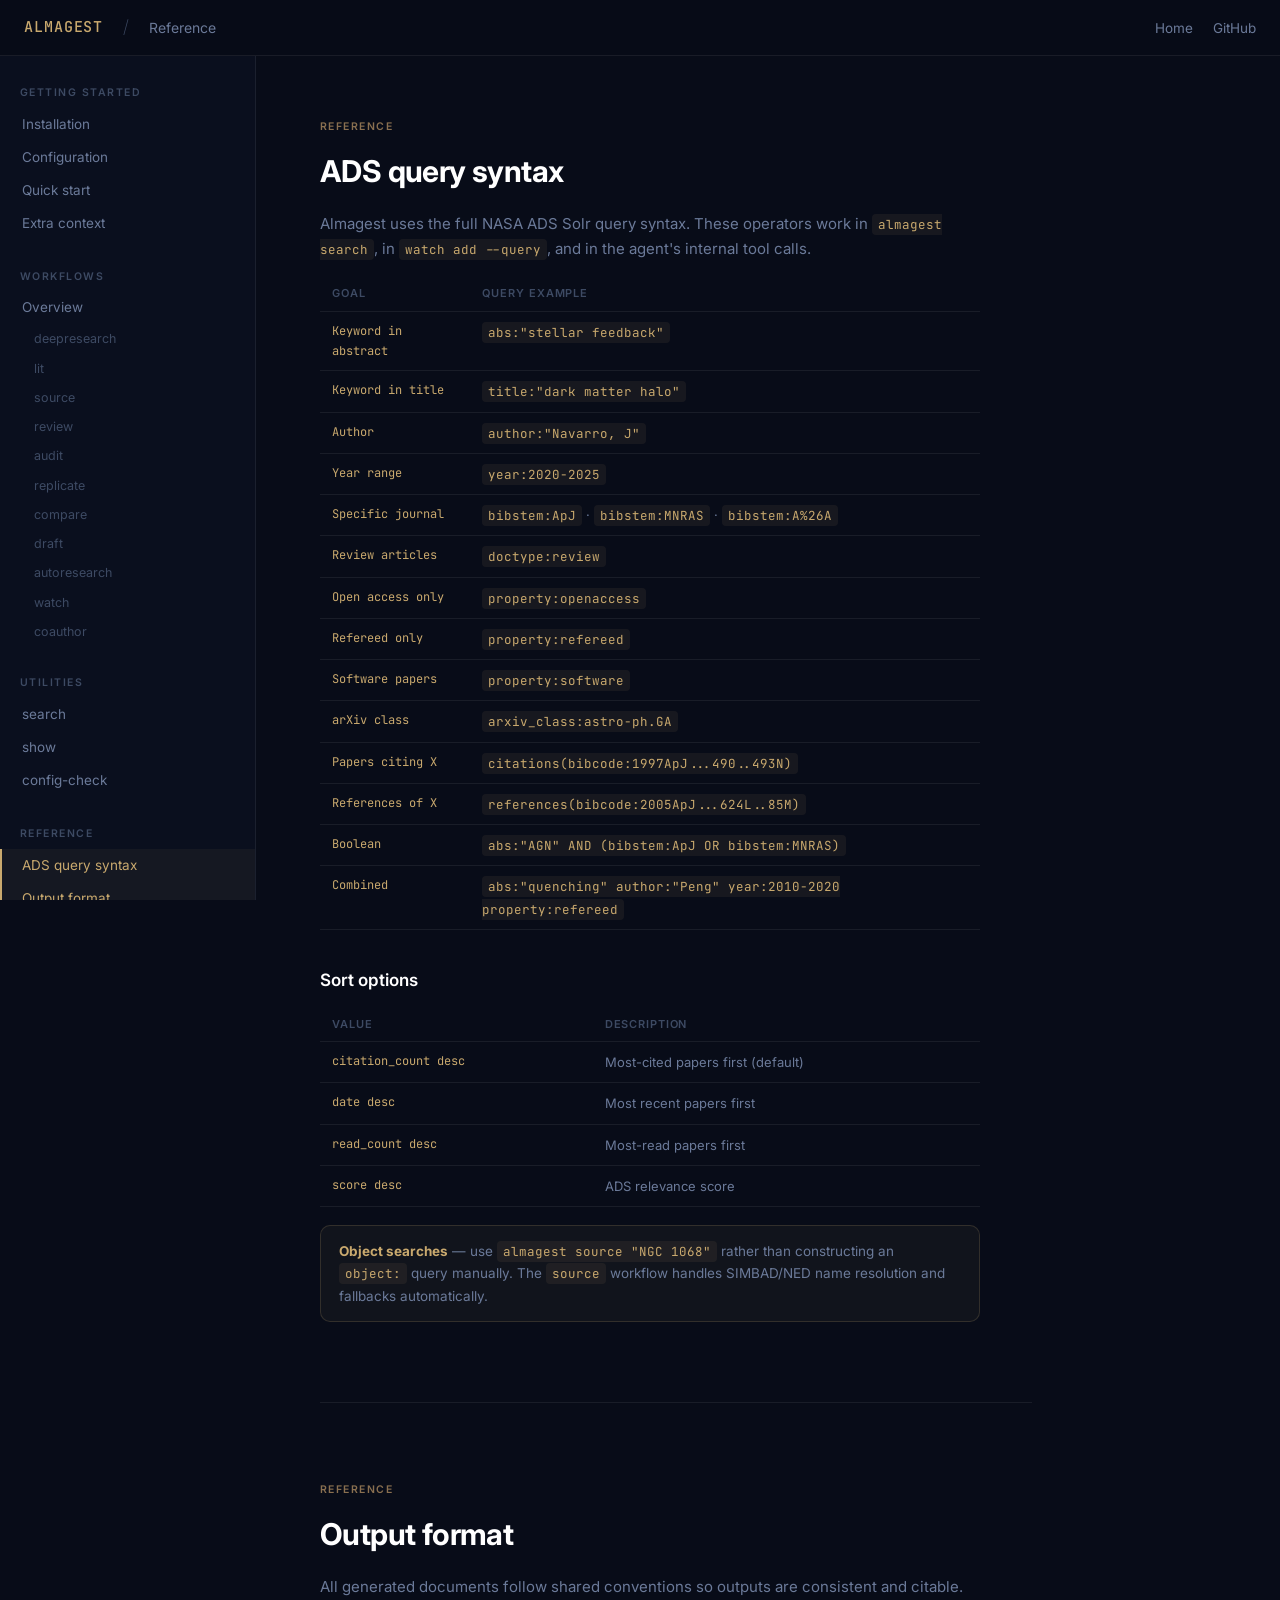
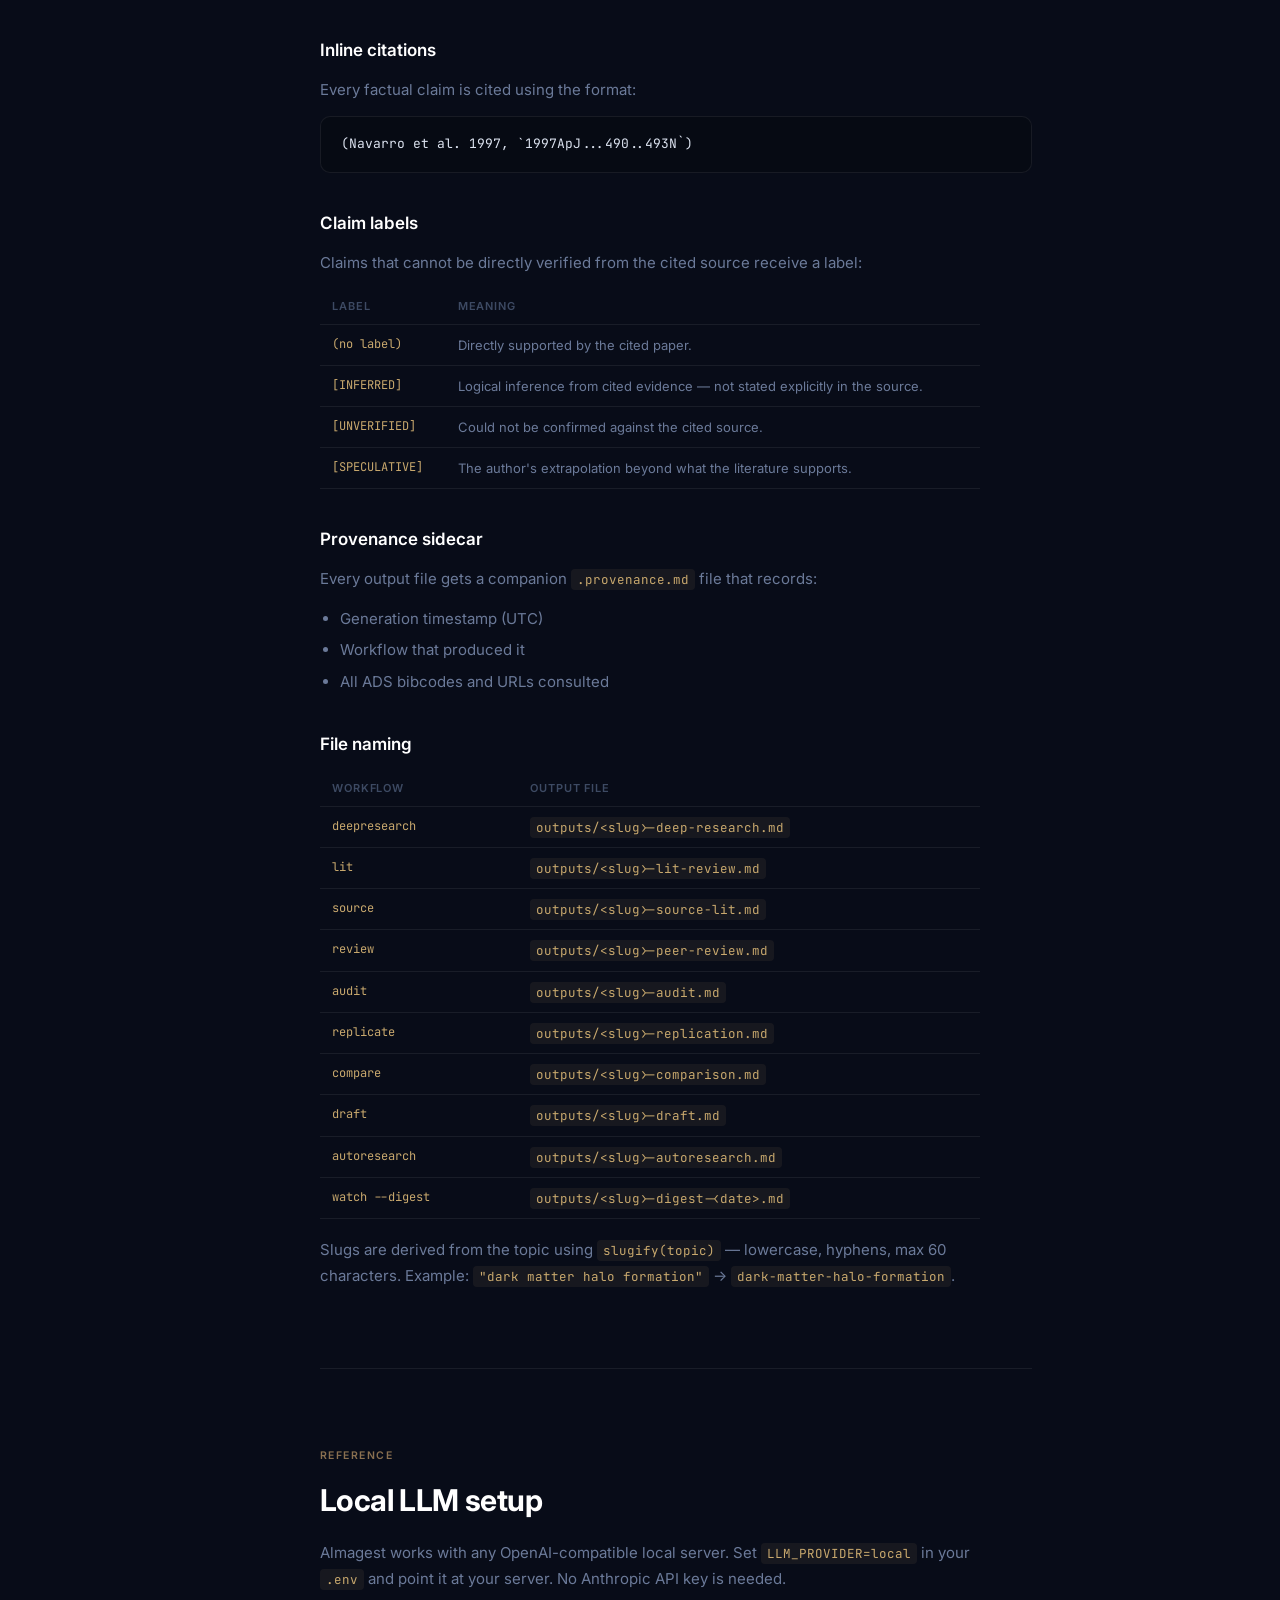
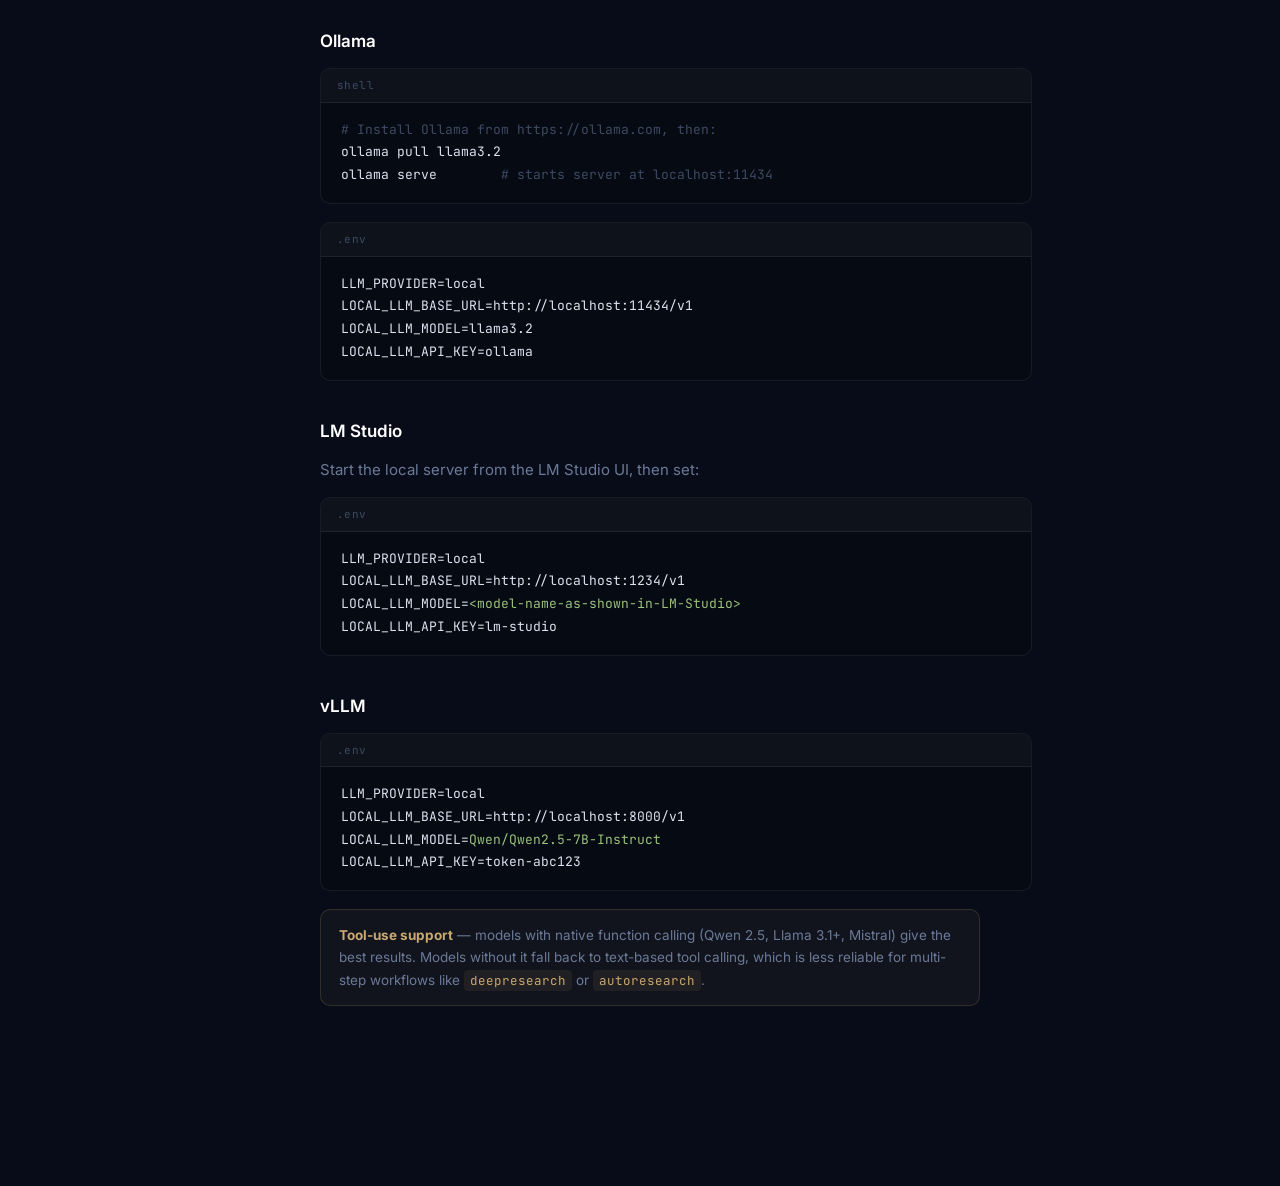
<file: docs/docs/reference.html>
<!DOCTYPE html>
<html lang="en">
<head>
  <meta charset="UTF-8" />
  <meta name="viewport" content="width=device-width, initial-scale=1.0" />
  <title>Reference — Almagest Docs</title>
  <link rel="preconnect" href="https://fonts.googleapis.com" />
  <link rel="preconnect" href="https://fonts.gstatic.com" crossorigin />
  <link href="https://fonts.googleapis.com/css2?family=Inter:wght@300;400;500;600;700&family=JetBrains+Mono:wght@400;500&display=swap" rel="stylesheet" />
  <link rel="stylesheet" href="styles.css" />
</head>
<body>

<nav class="topnav">
  <a href="../index.html" class="topnav-logo">ALMAGEST</a>
  <span class="topnav-sep">/</span>
  <span class="topnav-page">Reference</span>
  <ul class="topnav-links">
    <li><a href="../index.html">Home</a></li>
    <li><a href="https://github.com/jkbarrerab/almagest">GitHub</a></li>
  </ul>
</nav>

<div class="layout">
  <aside class="sidebar" id="sidebar"></aside>

  <main class="main">

    <!-- ADS query syntax -->
    <div class="doc-section" id="ads-syntax">
      <span class="section-tag">Reference</span>
      <h1>ADS query syntax</h1>

      <p>Almagest uses the full NASA ADS Solr query syntax. These operators work in <code>almagest search</code>, in <code>watch add --query</code>, and in the agent's internal tool calls.</p>

      <table class="doc-table">
        <thead><tr><th>Goal</th><th>Query example</th></tr></thead>
        <tbody>
          <tr><td>Keyword in abstract</td><td><code>abs:"stellar feedback"</code></td></tr>
          <tr><td>Keyword in title</td><td><code>title:"dark matter halo"</code></td></tr>
          <tr><td>Author</td><td><code>author:"Navarro, J"</code></td></tr>
          <tr><td>Year range</td><td><code>year:2020-2025</code></td></tr>
          <tr><td>Specific journal</td><td><code>bibstem:ApJ</code> · <code>bibstem:MNRAS</code> · <code>bibstem:A%26A</code></td></tr>
          <tr><td>Review articles</td><td><code>doctype:review</code></td></tr>
          <tr><td>Open access only</td><td><code>property:openaccess</code></td></tr>
          <tr><td>Refereed only</td><td><code>property:refereed</code></td></tr>
          <tr><td>Software papers</td><td><code>property:software</code></td></tr>
          <tr><td>arXiv class</td><td><code>arxiv_class:astro-ph.GA</code></td></tr>
          <tr><td>Papers citing X</td><td><code>citations(bibcode:1997ApJ...490..493N)</code></td></tr>
          <tr><td>References of X</td><td><code>references(bibcode:2005ApJ...624L..85M)</code></td></tr>
          <tr><td>Boolean</td><td><code>abs:"AGN" AND (bibstem:ApJ OR bibstem:MNRAS)</code></td></tr>
          <tr><td>Combined</td><td><code>abs:"quenching" author:"Peng" year:2010-2020 property:refereed</code></td></tr>
        </tbody>
      </table>

      <h2>Sort options</h2>
      <table class="doc-table">
        <thead><tr><th>Value</th><th>Description</th></tr></thead>
        <tbody>
          <tr><td>citation_count desc</td><td>Most-cited papers first (default)</td></tr>
          <tr><td>date desc</td><td>Most recent papers first</td></tr>
          <tr><td>read_count desc</td><td>Most-read papers first</td></tr>
          <tr><td>score desc</td><td>ADS relevance score</td></tr>
        </tbody>
      </table>

      <div class="callout">
        <strong>Object searches</strong> — use <code>almagest source "NGC 1068"</code> rather than constructing an <code>object:</code> query manually. The <code>source</code> workflow handles SIMBAD/NED name resolution and fallbacks automatically.
      </div>
    </div>

    <!-- Output format -->
    <div class="doc-section" id="output-format">
      <span class="section-tag">Reference</span>
      <h1>Output format</h1>

      <p>All generated documents follow shared conventions so outputs are consistent and citable.</p>

      <h2>Inline citations</h2>
      <p>Every factual claim is cited using the format:</p>
      <div class="code-block">
        <pre>(Navarro et al. 1997, `1997ApJ...490..493N`)</pre>
      </div>

      <h2>Claim labels</h2>
      <p>Claims that cannot be directly verified from the cited source receive a label:</p>
      <table class="doc-table">
        <thead><tr><th>Label</th><th>Meaning</th></tr></thead>
        <tbody>
          <tr><td>(no label)</td><td>Directly supported by the cited paper.</td></tr>
          <tr><td>[INFERRED]</td><td>Logical inference from cited evidence — not stated explicitly in the source.</td></tr>
          <tr><td>[UNVERIFIED]</td><td>Could not be confirmed against the cited source.</td></tr>
          <tr><td>[SPECULATIVE]</td><td>The author's extrapolation beyond what the literature supports.</td></tr>
        </tbody>
      </table>

      <h2>Provenance sidecar</h2>
      <p>Every output file gets a companion <code>.provenance.md</code> file that records:</p>
      <ul>
        <li>Generation timestamp (UTC)</li>
        <li>Workflow that produced it</li>
        <li>All ADS bibcodes and URLs consulted</li>
      </ul>

      <h2>File naming</h2>
      <table class="doc-table">
        <thead><tr><th>Workflow</th><th>Output file</th></tr></thead>
        <tbody>
          <tr><td>deepresearch</td><td><code>outputs/&lt;slug&gt;-deep-research.md</code></td></tr>
          <tr><td>lit</td><td><code>outputs/&lt;slug&gt;-lit-review.md</code></td></tr>
          <tr><td>source</td><td><code>outputs/&lt;slug&gt;-source-lit.md</code></td></tr>
          <tr><td>review</td><td><code>outputs/&lt;slug&gt;-peer-review.md</code></td></tr>
          <tr><td>audit</td><td><code>outputs/&lt;slug&gt;-audit.md</code></td></tr>
          <tr><td>replicate</td><td><code>outputs/&lt;slug&gt;-replication.md</code></td></tr>
          <tr><td>compare</td><td><code>outputs/&lt;slug&gt;-comparison.md</code></td></tr>
          <tr><td>draft</td><td><code>outputs/&lt;slug&gt;-draft.md</code></td></tr>
          <tr><td>autoresearch</td><td><code>outputs/&lt;slug&gt;-autoresearch.md</code></td></tr>
          <tr><td>watch --digest</td><td><code>outputs/&lt;slug&gt;-digest-&lt;date&gt;.md</code></td></tr>
        </tbody>
      </table>

      <p>Slugs are derived from the topic using <code>slugify(topic)</code> — lowercase, hyphens, max 60 characters. Example: <code>"dark matter halo formation"</code> → <code>dark-matter-halo-formation</code>.</p>
    </div>

    <!-- Local LLM -->
    <div class="doc-section" id="local-llm">
      <span class="section-tag">Reference</span>
      <h1>Local LLM setup</h1>

      <p>Almagest works with any OpenAI-compatible local server. Set <code>LLM_PROVIDER=local</code> in your <code>.env</code> and point it at your server. No Anthropic API key is needed.</p>

      <h2>Ollama</h2>

      <div class="code-block">
        <div class="code-block-header">shell</div>
        <pre><span class="comment"># Install Ollama from https://ollama.com, then:</span>
ollama pull llama3.2
ollama serve        <span class="comment"># starts server at localhost:11434</span></pre>
      </div>

      <div class="code-block">
        <div class="code-block-header">.env</div>
        <pre>LLM_PROVIDER=local
LOCAL_LLM_BASE_URL=http://localhost:11434/v1
LOCAL_LLM_MODEL=llama3.2
LOCAL_LLM_API_KEY=ollama</pre>
      </div>

      <h2>LM Studio</h2>

      <p>Start the local server from the LM Studio UI, then set:</p>

      <div class="code-block">
        <div class="code-block-header">.env</div>
        <pre>LLM_PROVIDER=local
LOCAL_LLM_BASE_URL=http://localhost:1234/v1
LOCAL_LLM_MODEL=<span class="str">&lt;model-name-as-shown-in-LM-Studio&gt;</span>
LOCAL_LLM_API_KEY=lm-studio</pre>
      </div>

      <h2>vLLM</h2>

      <div class="code-block">
        <div class="code-block-header">.env</div>
        <pre>LLM_PROVIDER=local
LOCAL_LLM_BASE_URL=http://localhost:8000/v1
LOCAL_LLM_MODEL=<span class="str">Qwen/Qwen2.5-7B-Instruct</span>
LOCAL_LLM_API_KEY=token-abc123</pre>
      </div>

      <div class="callout">
        <strong>Tool-use support</strong> — models with native function calling (Qwen 2.5, Llama 3.1+, Mistral) give the best results. Models without it fall back to text-based tool calling, which is less reliable for multi-step workflows like <code>deepresearch</code> or <code>autoresearch</code>.
      </div>
    </div>

  </main>
</div>

<script src="nav.js"></script>
</body>
</html>
</file>
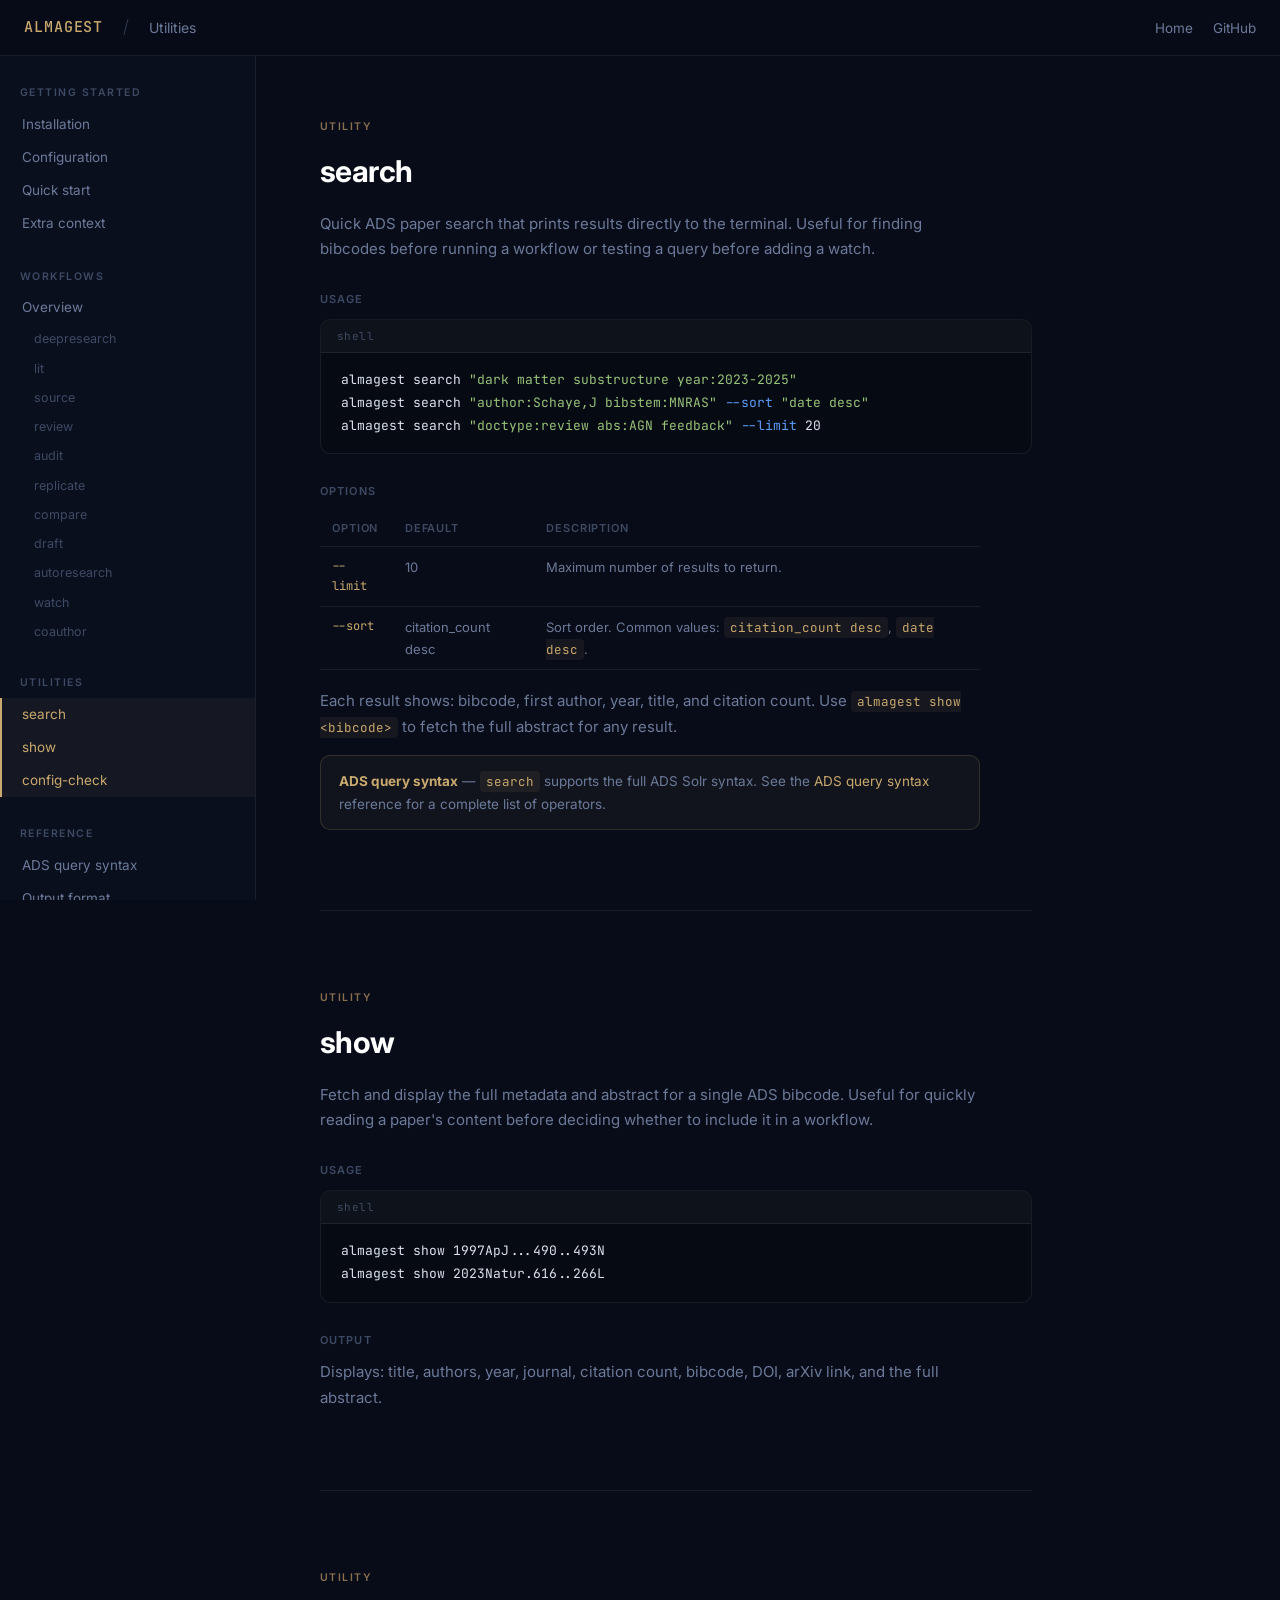
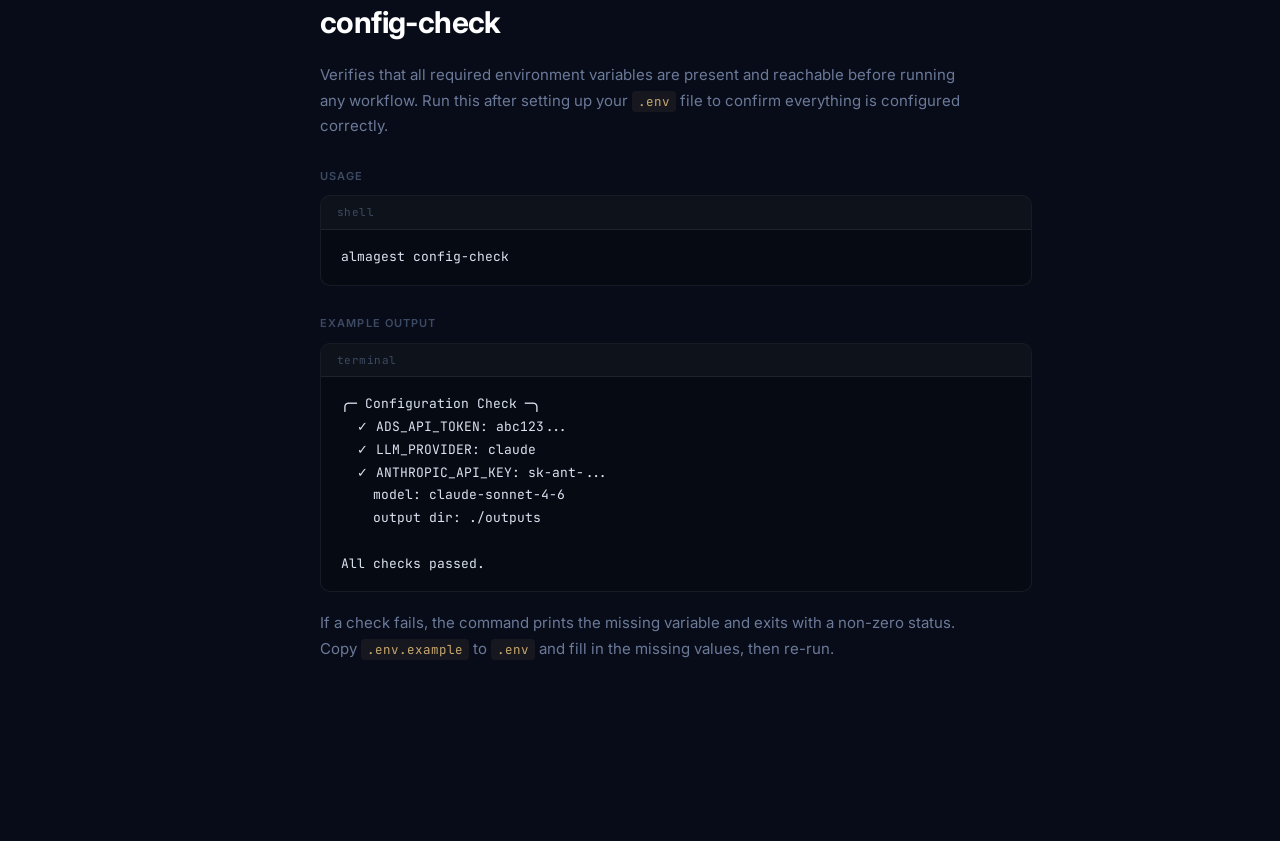
<file: docs/docs/utilities.html>
<!DOCTYPE html>
<html lang="en">
<head>
  <meta charset="UTF-8" />
  <meta name="viewport" content="width=device-width, initial-scale=1.0" />
  <title>Utilities — Almagest Docs</title>
  <link rel="preconnect" href="https://fonts.googleapis.com" />
  <link rel="preconnect" href="https://fonts.gstatic.com" crossorigin />
  <link href="https://fonts.googleapis.com/css2?family=Inter:wght@300;400;500;600;700&family=JetBrains+Mono:wght@400;500&display=swap" rel="stylesheet" />
  <link rel="stylesheet" href="styles.css" />
</head>
<body>

<nav class="topnav">
  <a href="../index.html" class="topnav-logo">ALMAGEST</a>
  <span class="topnav-sep">/</span>
  <span class="topnav-page">Utilities</span>
  <ul class="topnav-links">
    <li><a href="../index.html">Home</a></li>
    <li><a href="https://github.com/jkbarrerab/almagest">GitHub</a></li>
  </ul>
</nav>

<div class="layout">
  <aside class="sidebar" id="sidebar"></aside>

  <main class="main">

    <!-- search -->
    <div class="doc-section" id="search">
      <span class="section-tag">Utility</span>
      <h1>search</h1>

      <p>Quick ADS paper search that prints results directly to the terminal. Useful for finding bibcodes before running a workflow or testing a query before adding a watch.</p>

      <h3>Usage</h3>
      <div class="code-block">
        <div class="code-block-header">shell</div>
        <pre>almagest search <span class="str">"dark matter substructure year:2023-2025"</span>
almagest search <span class="str">"author:Schaye,J bibstem:MNRAS"</span> <span class="flag">--sort</span> <span class="str">"date desc"</span>
almagest search <span class="str">"doctype:review abs:AGN feedback"</span> <span class="flag">--limit</span> 20</pre>
      </div>

      <h3>Options</h3>
      <table class="doc-table">
        <thead><tr><th>Option</th><th>Default</th><th>Description</th></tr></thead>
        <tbody>
          <tr><td>--limit</td><td class="dim">10</td><td>Maximum number of results to return.</td></tr>
          <tr><td>--sort</td><td class="dim">citation_count desc</td><td>Sort order. Common values: <code>citation_count desc</code>, <code>date desc</code>.</td></tr>
        </tbody>
      </table>

      <p>Each result shows: bibcode, first author, year, title, and citation count. Use <code>almagest show &lt;bibcode&gt;</code> to fetch the full abstract for any result.</p>

      <div class="callout">
        <strong>ADS query syntax</strong> — <code>search</code> supports the full ADS Solr syntax. See the <a href="reference.html#ads-syntax">ADS query syntax</a> reference for a complete list of operators.
      </div>
    </div>

    <!-- show -->
    <div class="doc-section" id="show">
      <span class="section-tag">Utility</span>
      <h1>show</h1>

      <p>Fetch and display the full metadata and abstract for a single ADS bibcode. Useful for quickly reading a paper's content before deciding whether to include it in a workflow.</p>

      <h3>Usage</h3>
      <div class="code-block">
        <div class="code-block-header">shell</div>
        <pre>almagest show 1997ApJ...490..493N
almagest show 2023Natur.616..266L</pre>
      </div>

      <h3>Output</h3>
      <p>Displays: title, authors, year, journal, citation count, bibcode, DOI, arXiv link, and the full abstract.</p>
    </div>

    <!-- config-check -->
    <div class="doc-section" id="config-check">
      <span class="section-tag">Utility</span>
      <h1>config-check</h1>

      <p>Verifies that all required environment variables are present and reachable before running any workflow. Run this after setting up your <code>.env</code> file to confirm everything is configured correctly.</p>

      <h3>Usage</h3>
      <div class="code-block">
        <div class="code-block-header">shell</div>
        <pre>almagest config-check</pre>
      </div>

      <h3>Example output</h3>
      <div class="code-block">
        <div class="code-block-header">terminal</div>
        <pre>╭─ Configuration Check ─╮
  ✓ ADS_API_TOKEN: abc123...
  ✓ LLM_PROVIDER: claude
  ✓ ANTHROPIC_API_KEY: sk-ant-...
    model: claude-sonnet-4-6
    output dir: ./outputs

All checks passed.</pre>
      </div>

      <p>If a check fails, the command prints the missing variable and exits with a non-zero status. Copy <code>.env.example</code> to <code>.env</code> and fill in the missing values, then re-run.</p>
    </div>

  </main>
</div>

<script src="nav.js"></script>
</body>
</html>
</file>
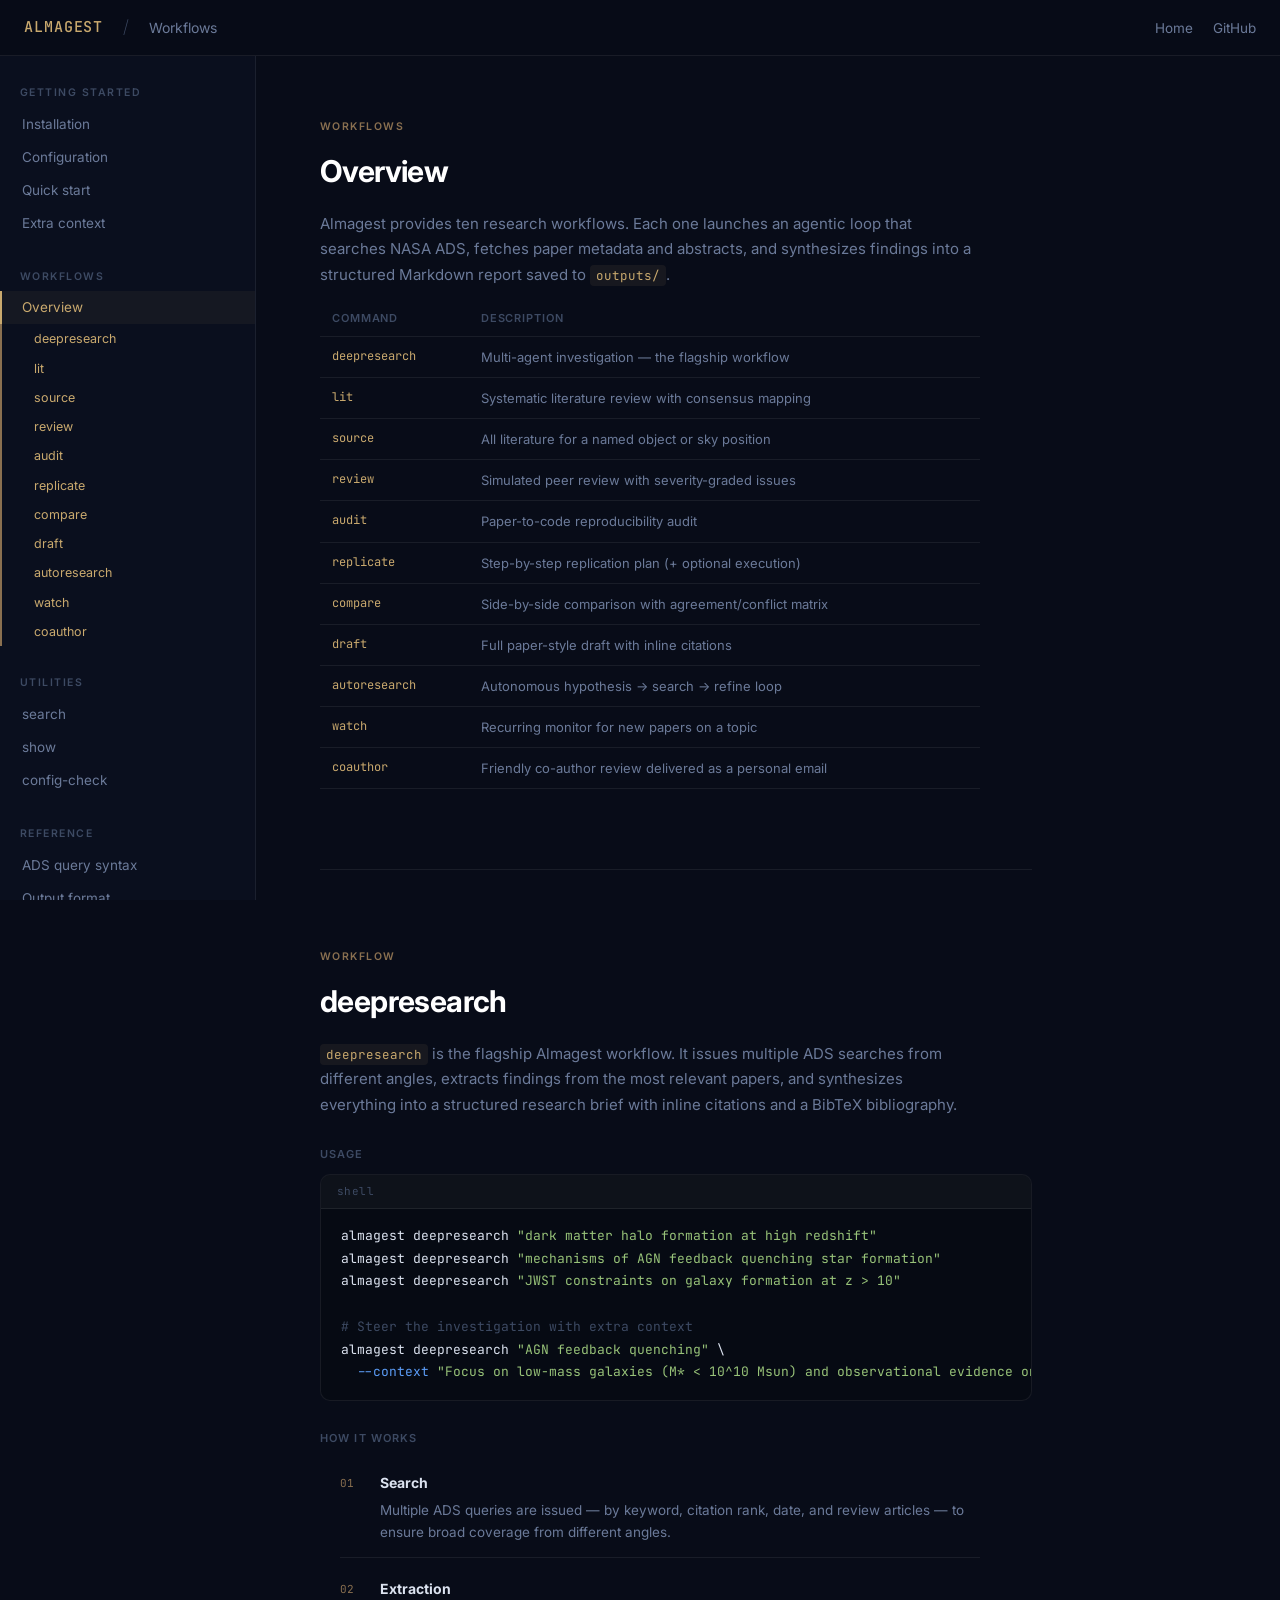
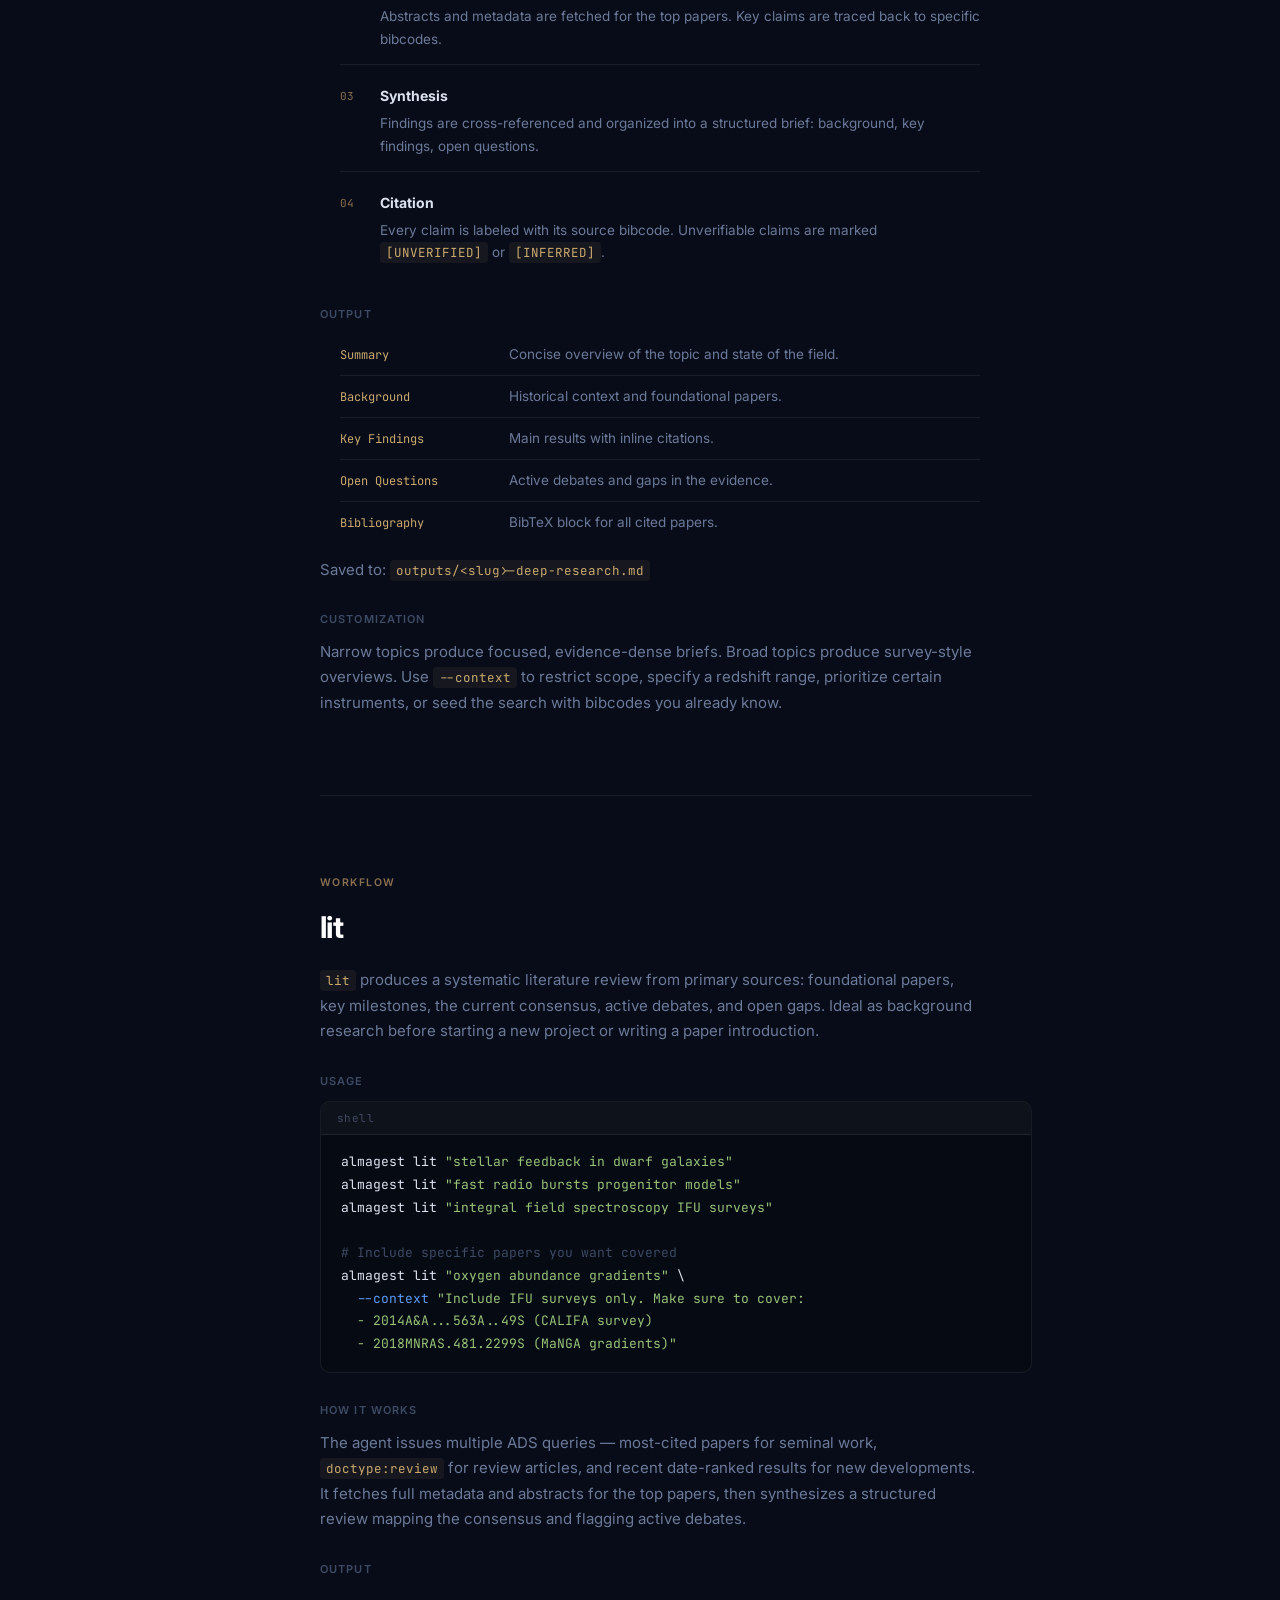
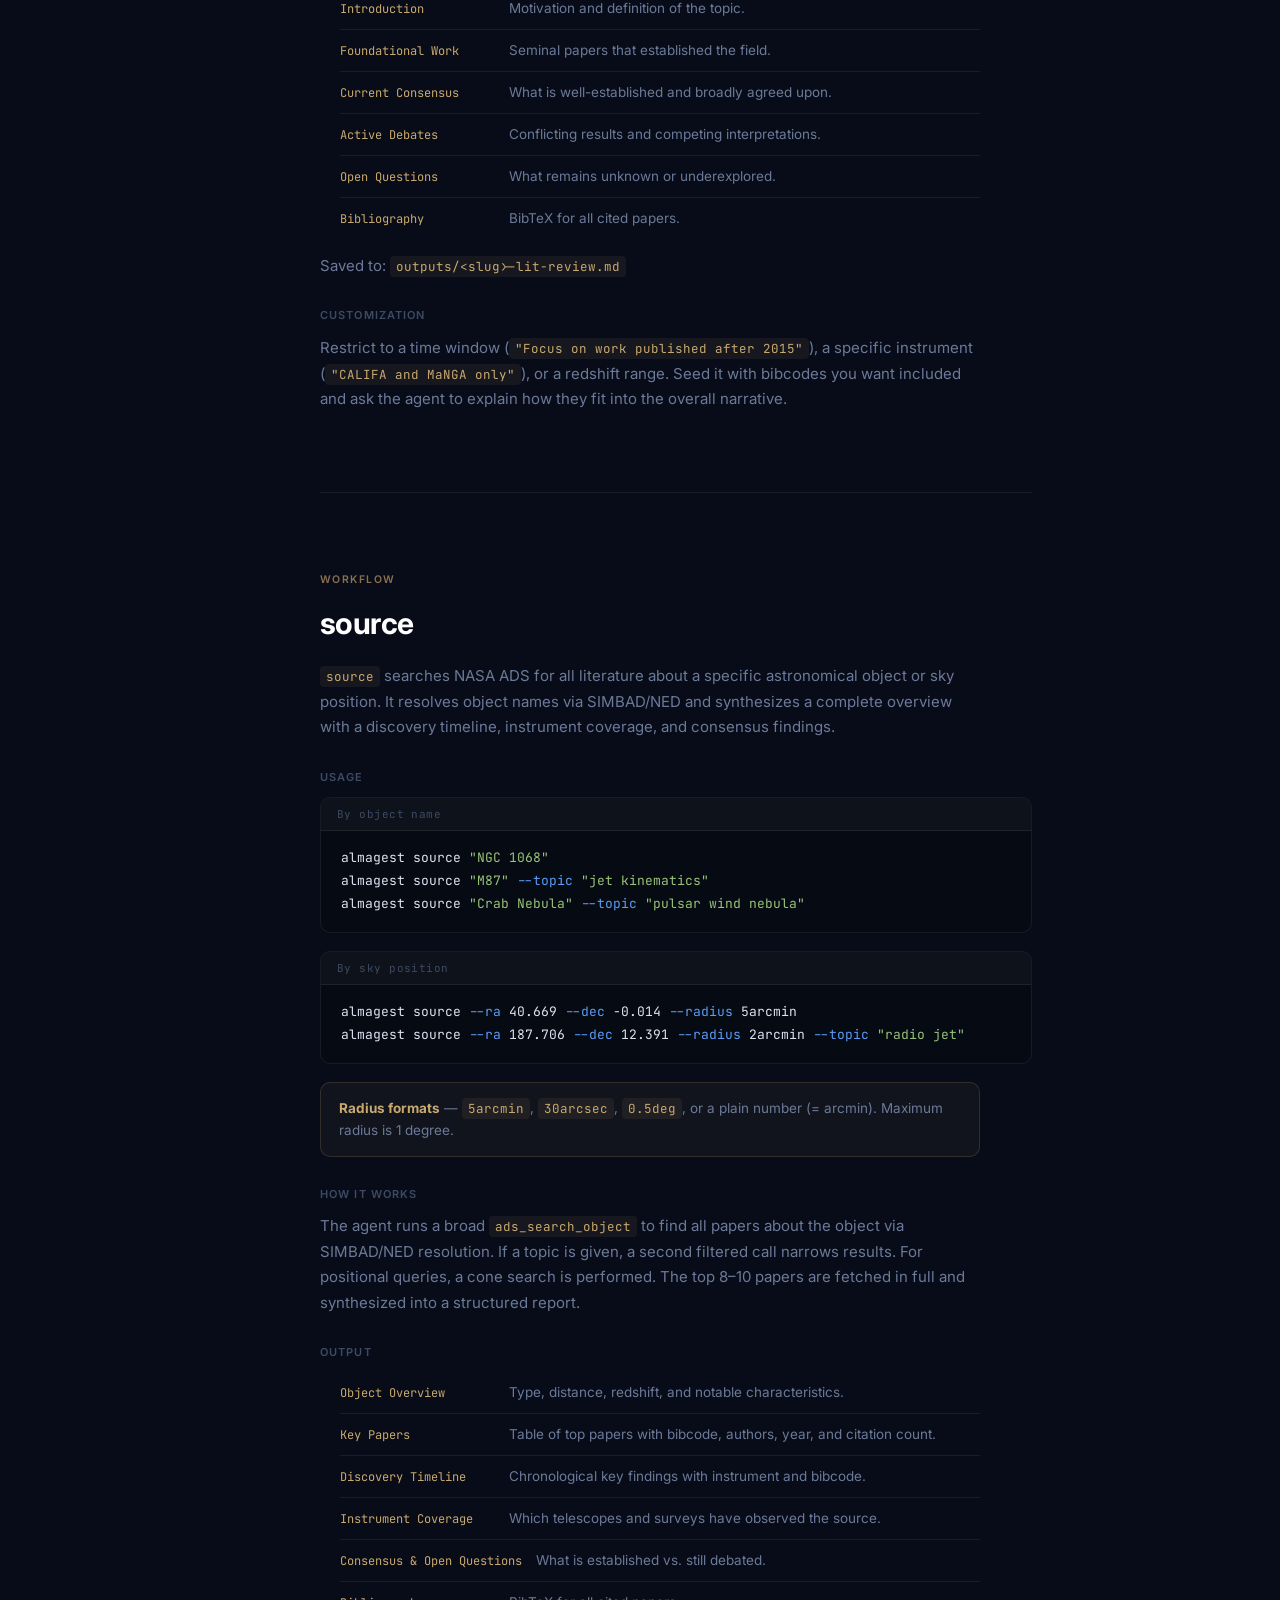
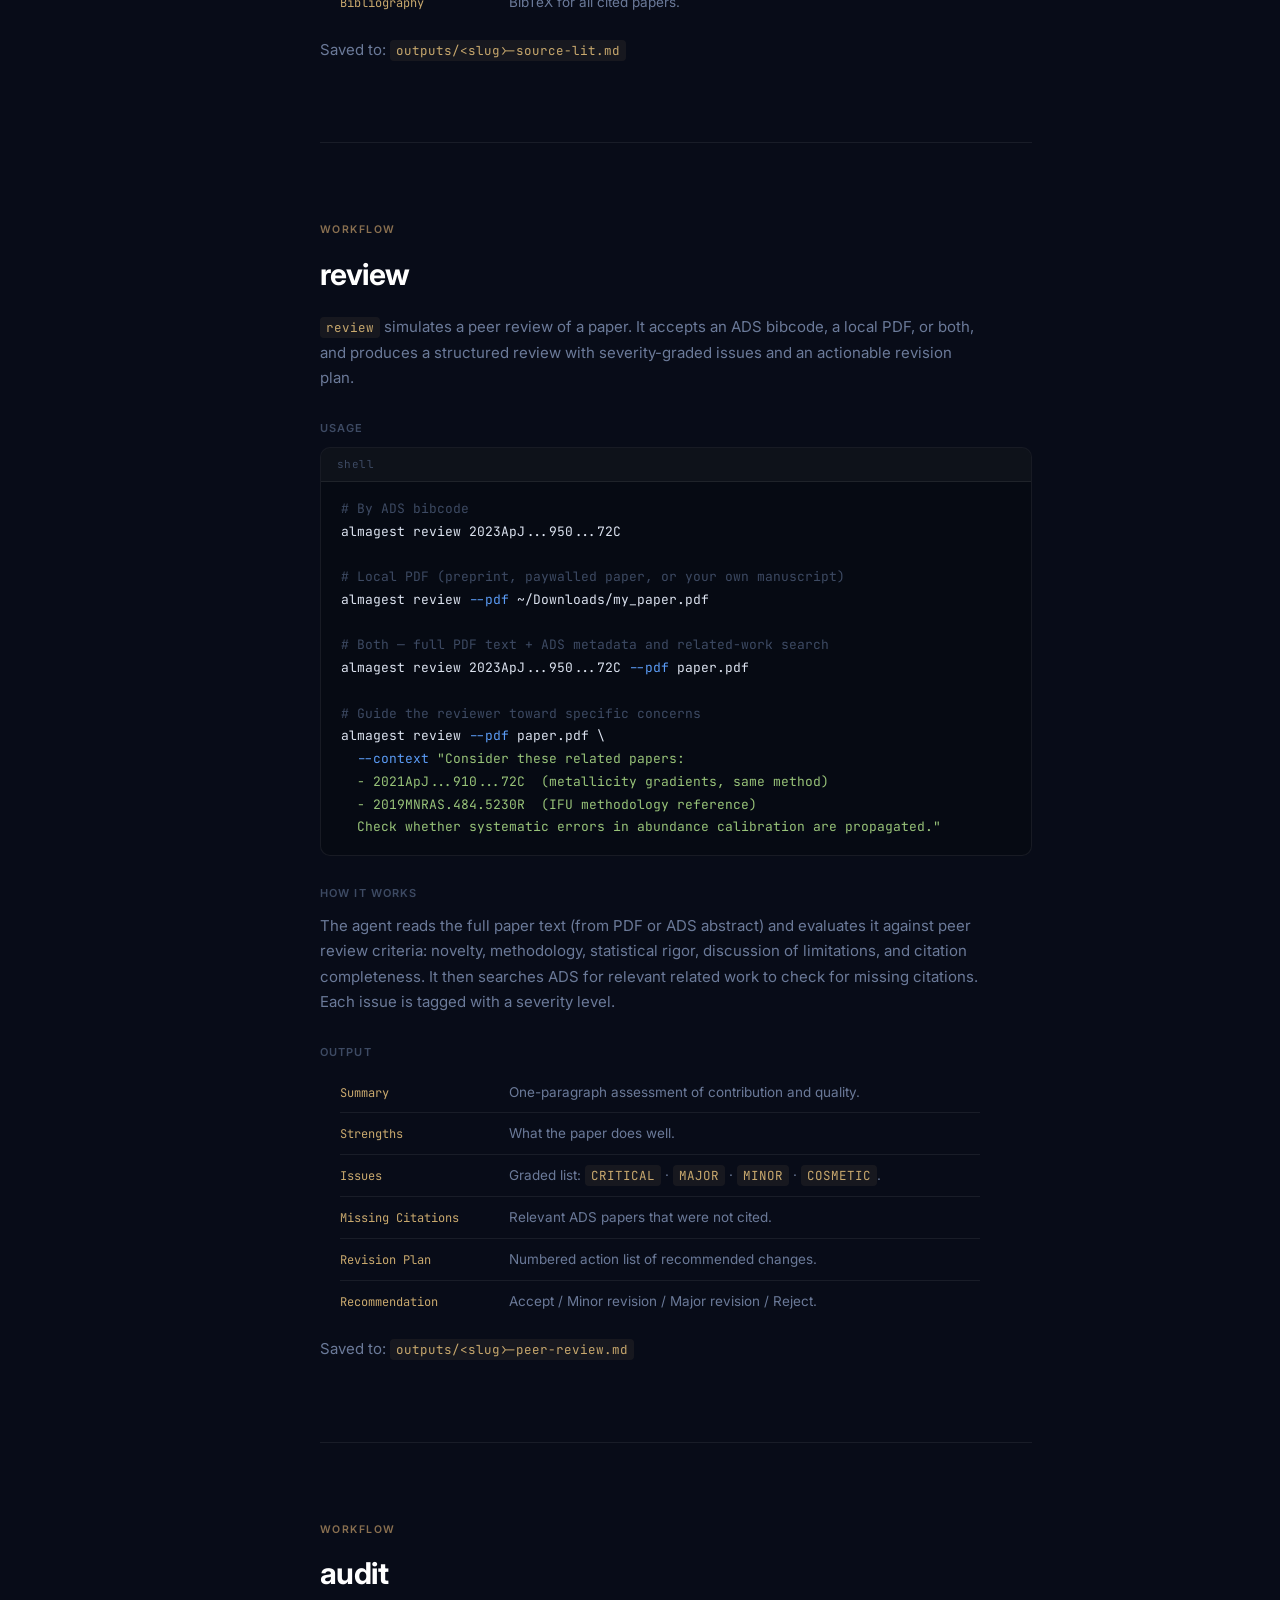
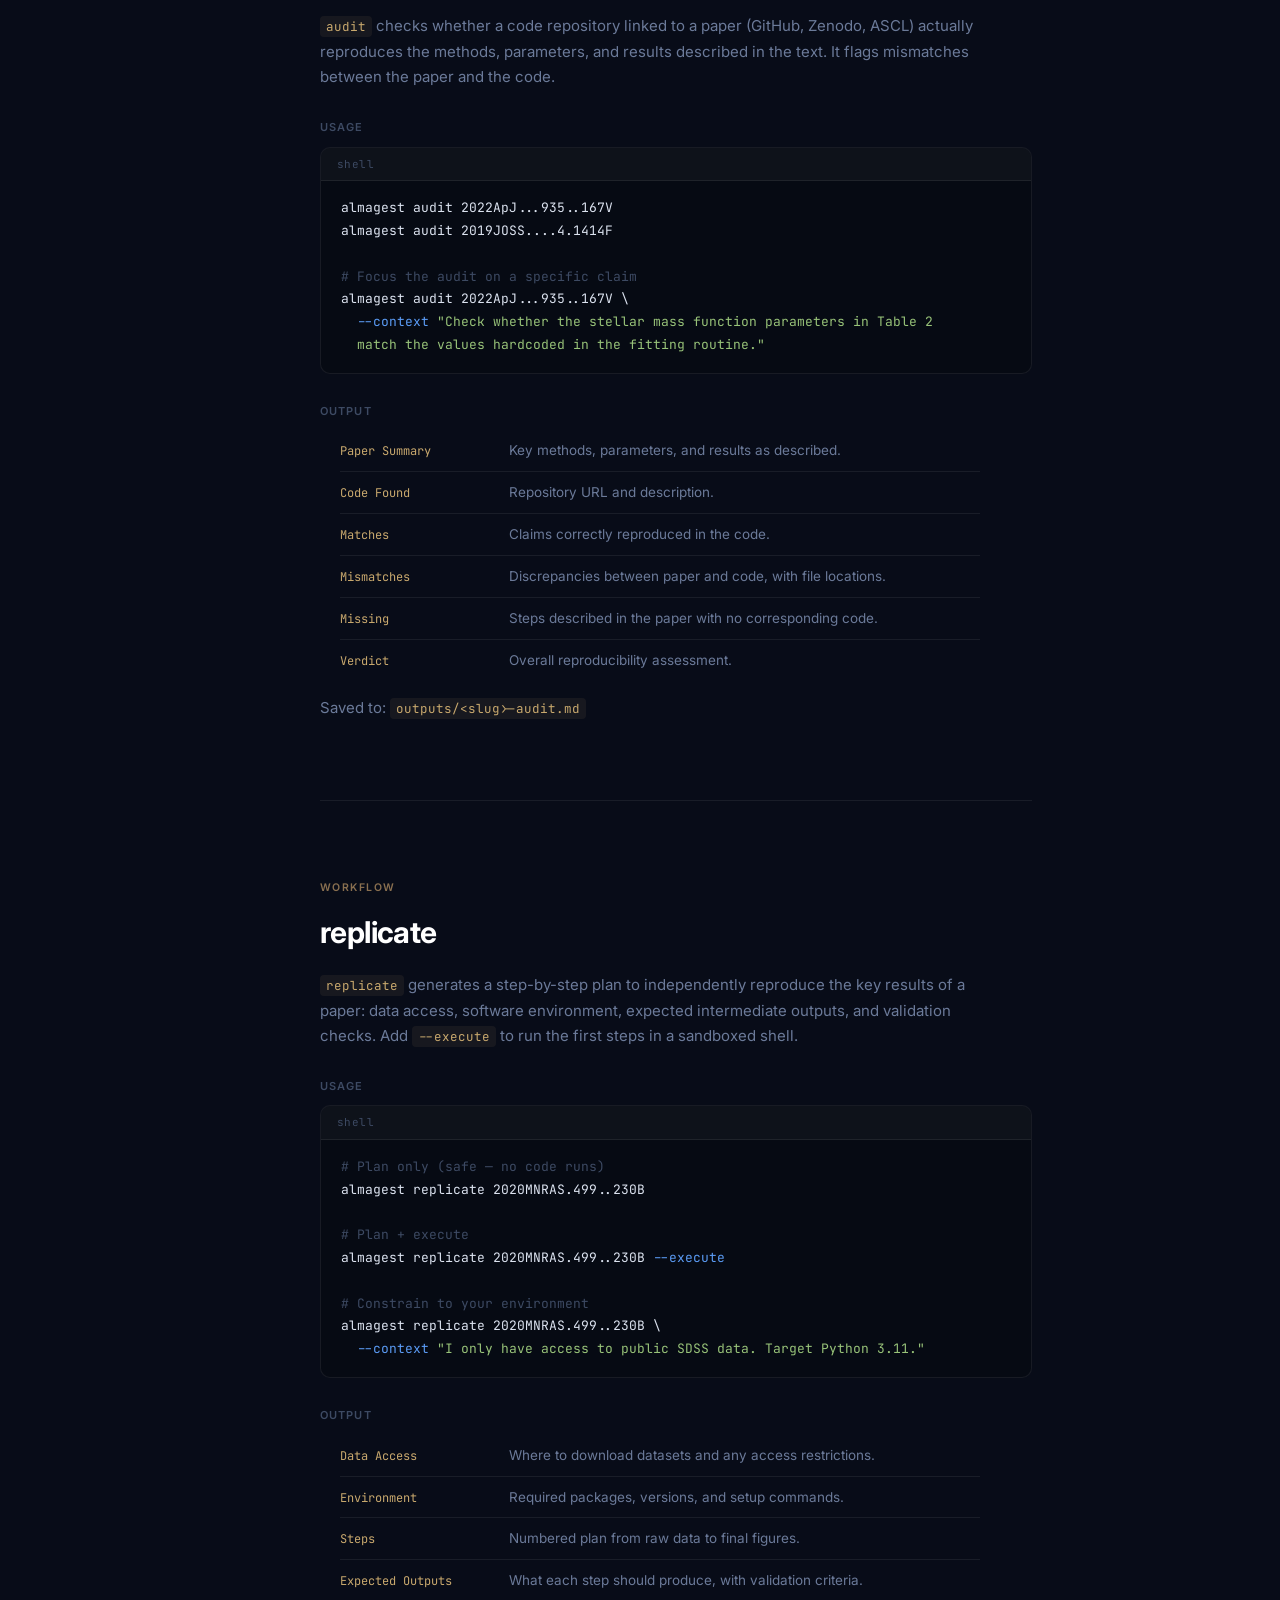
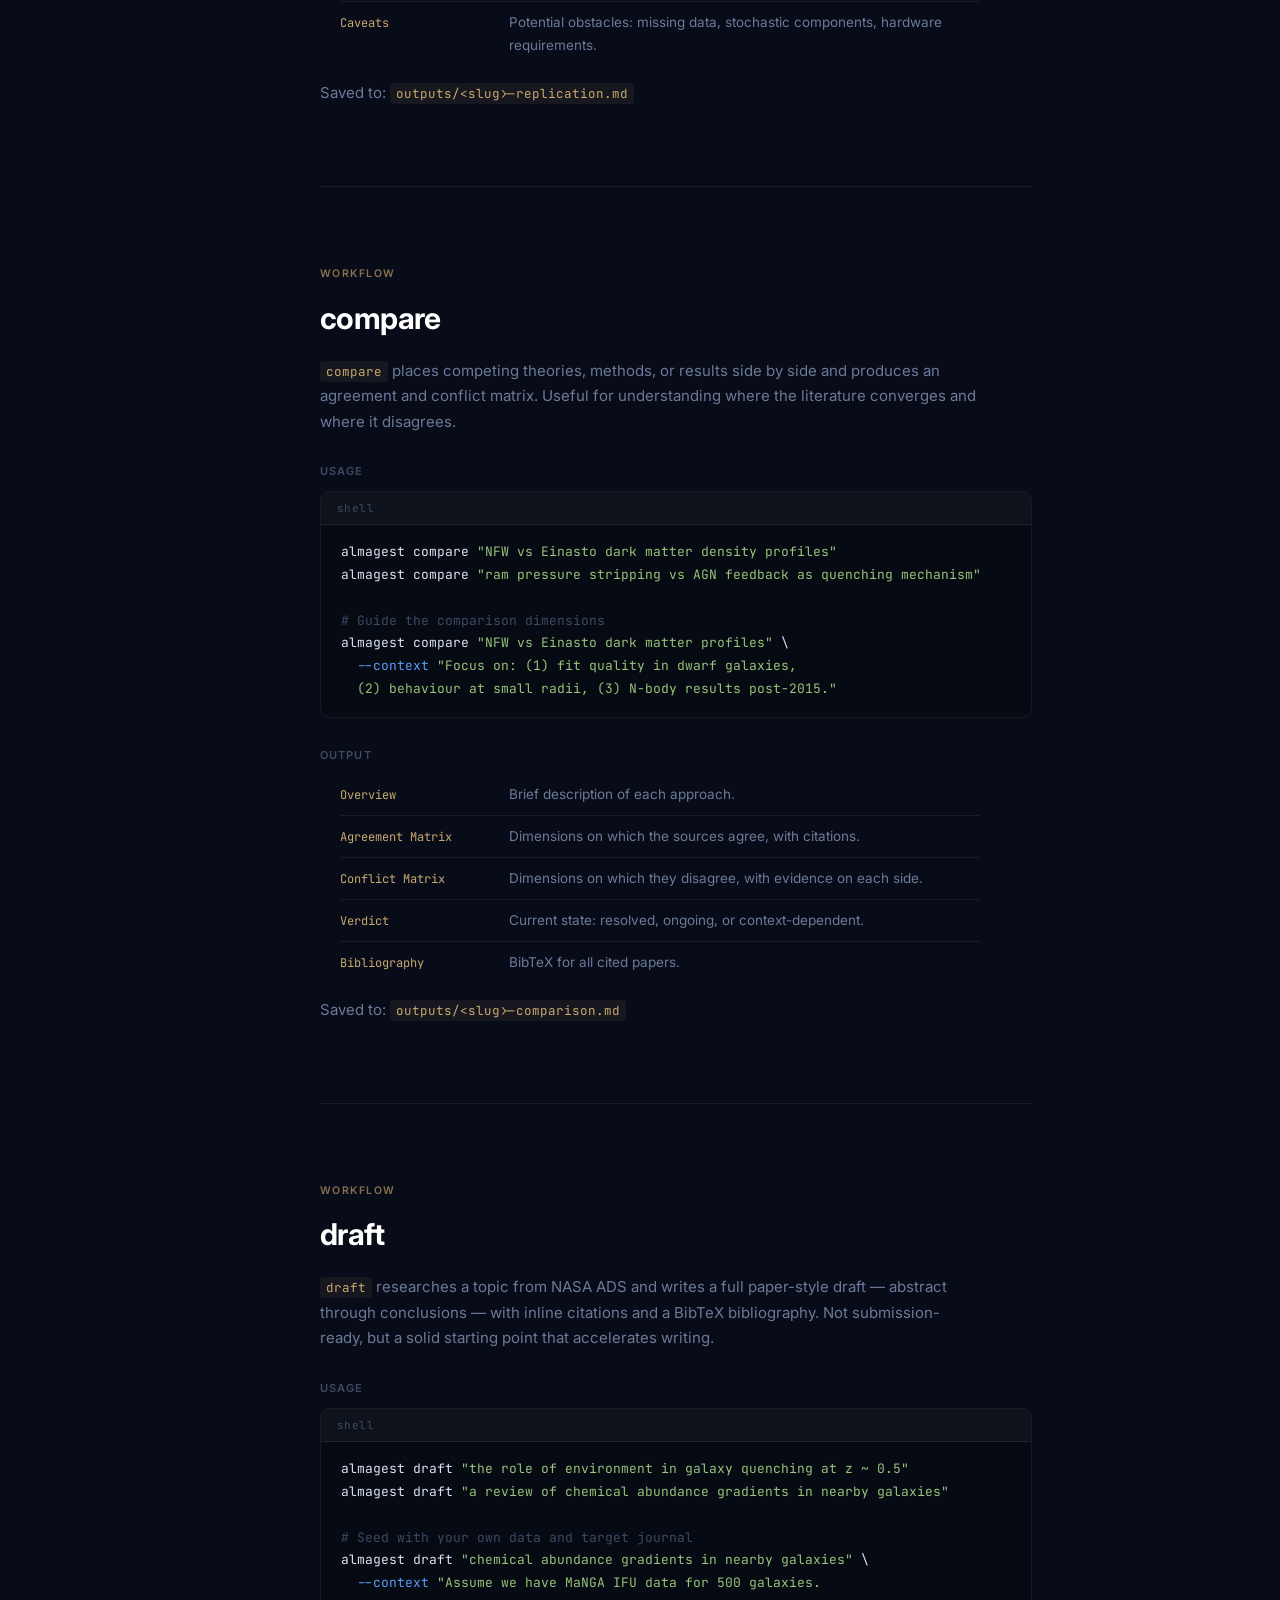
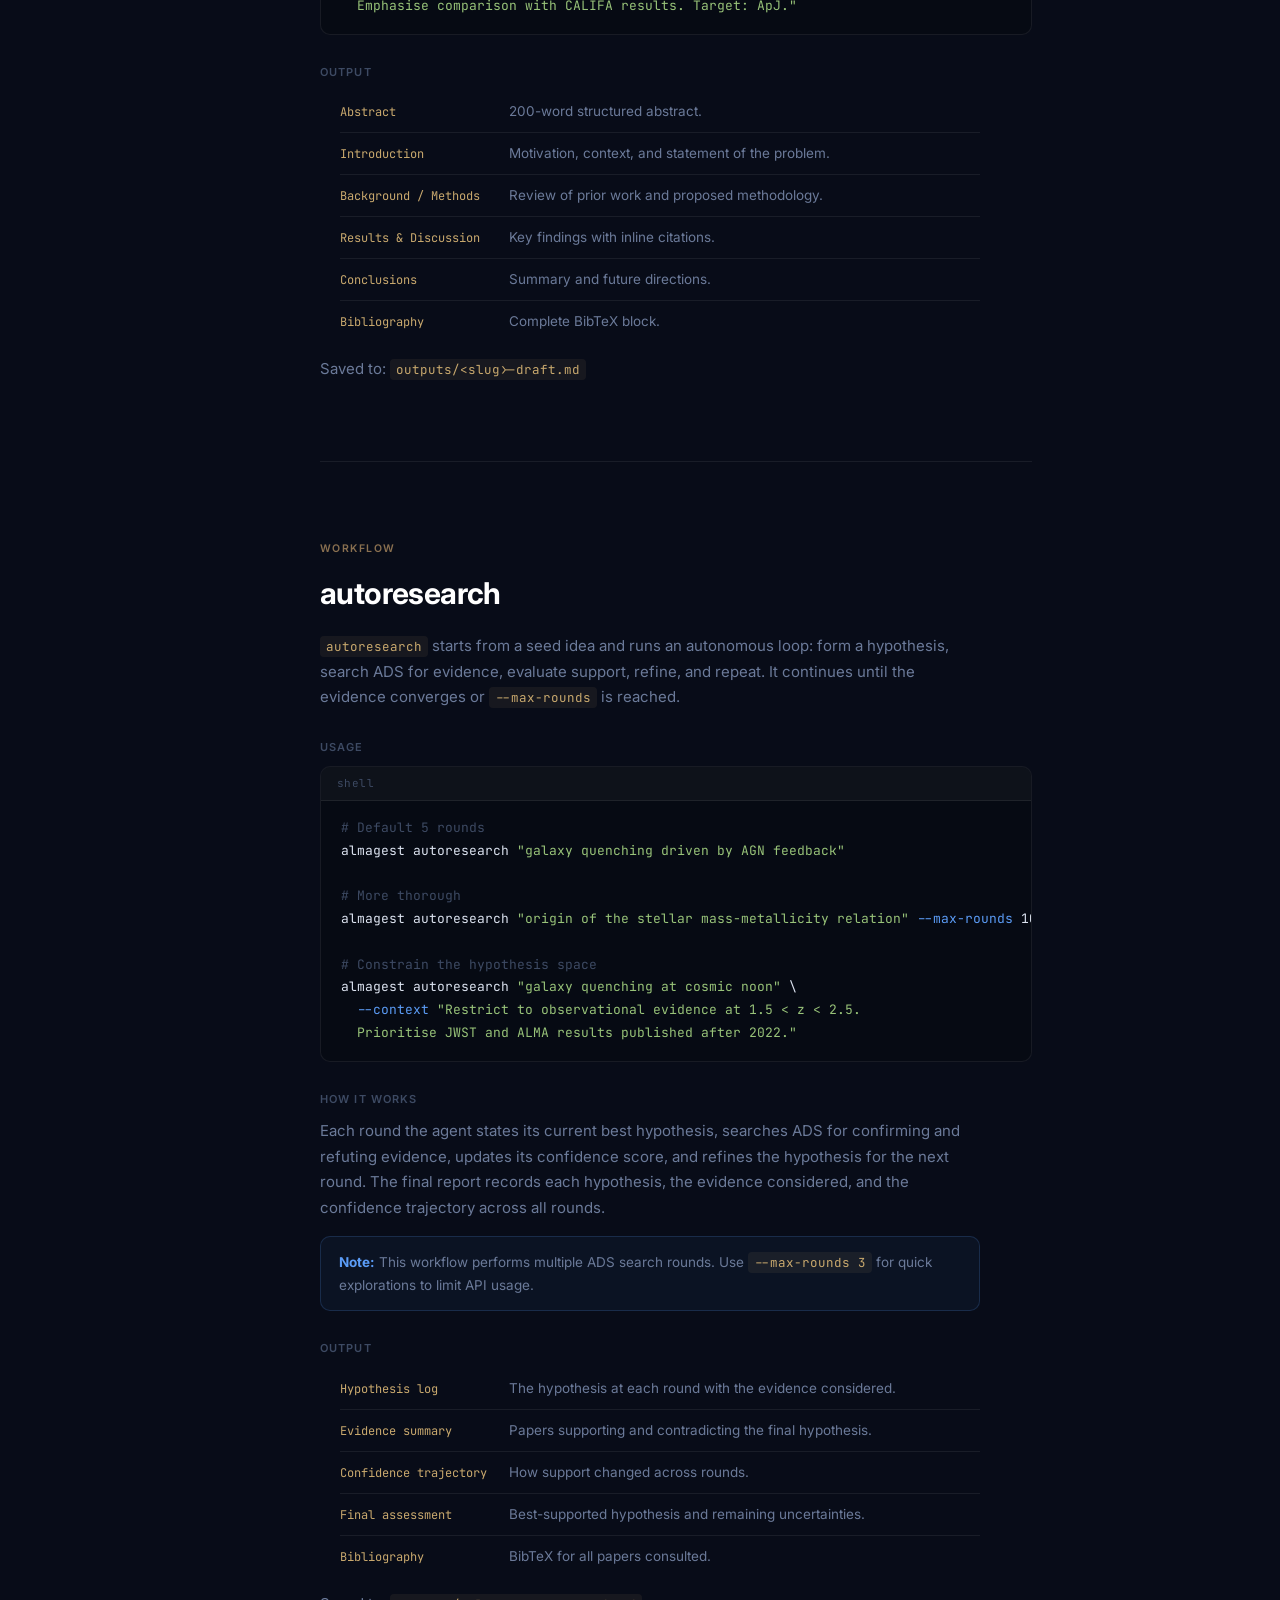
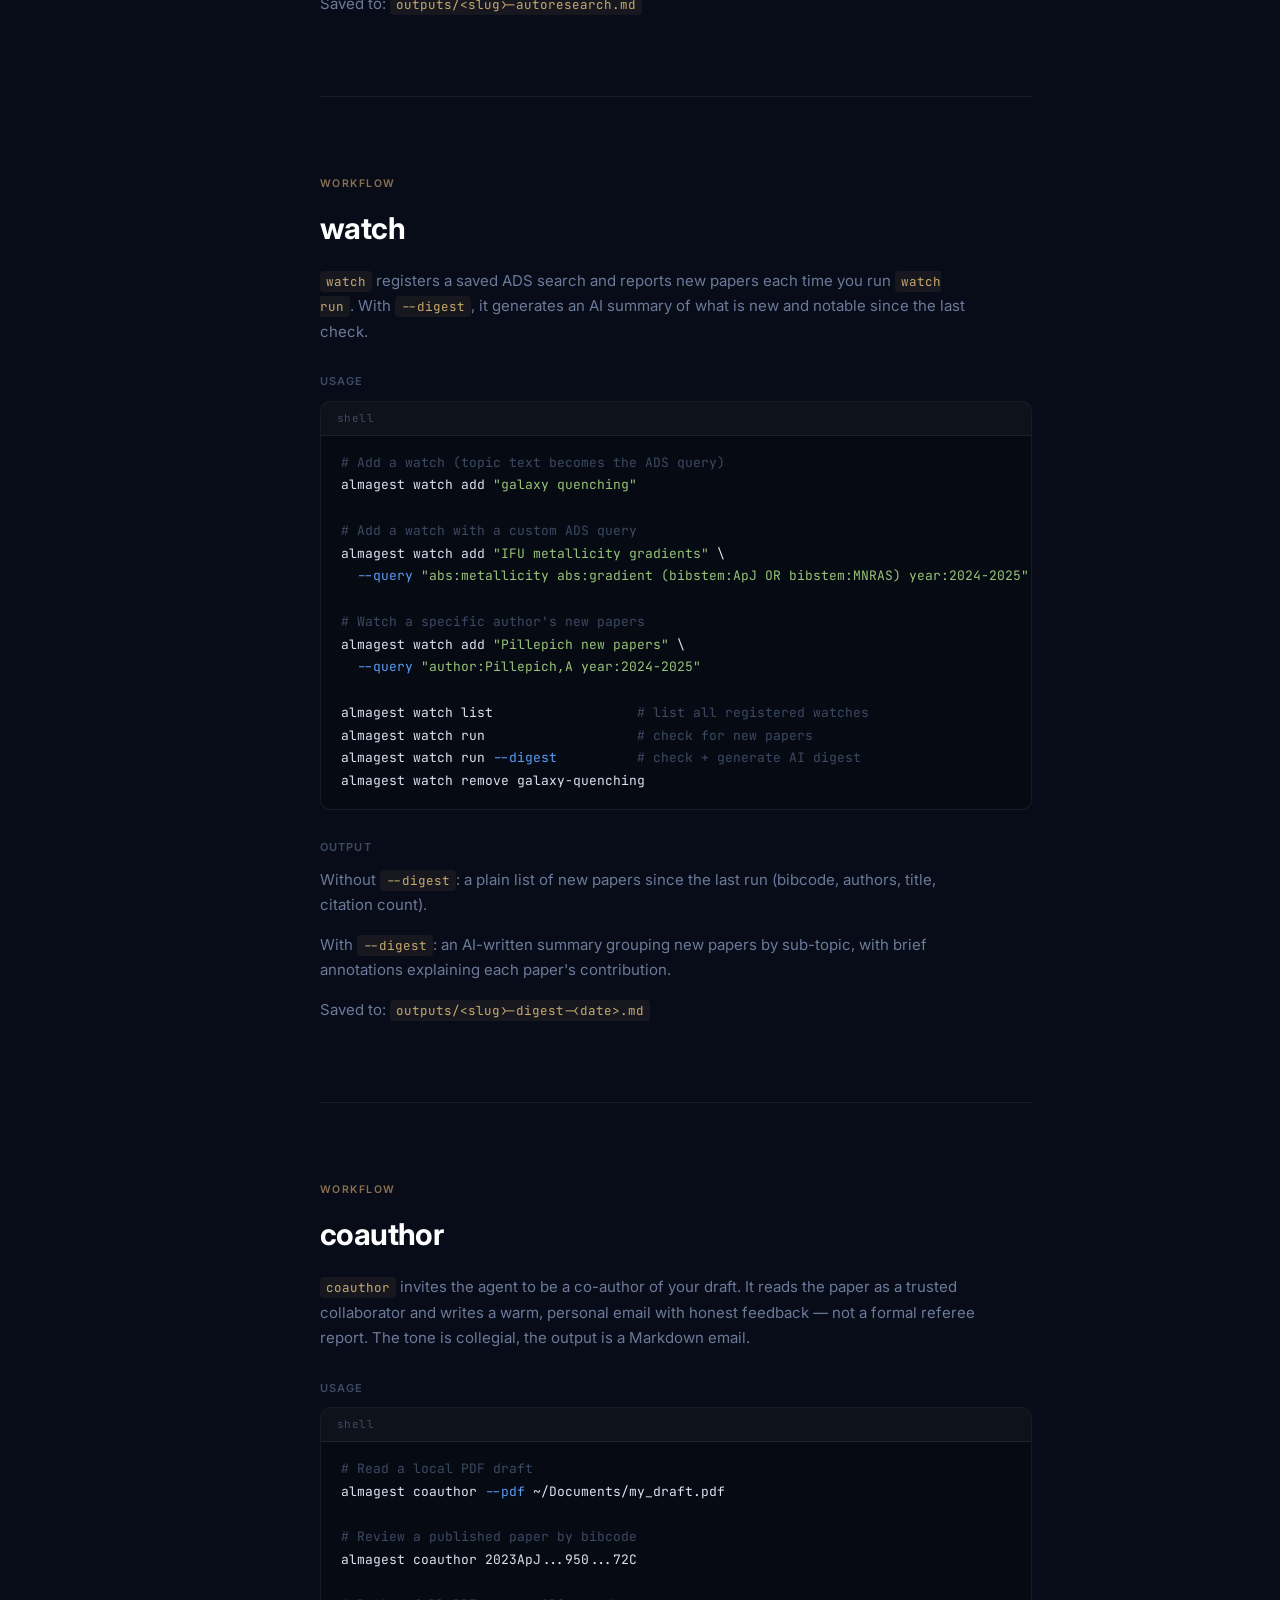
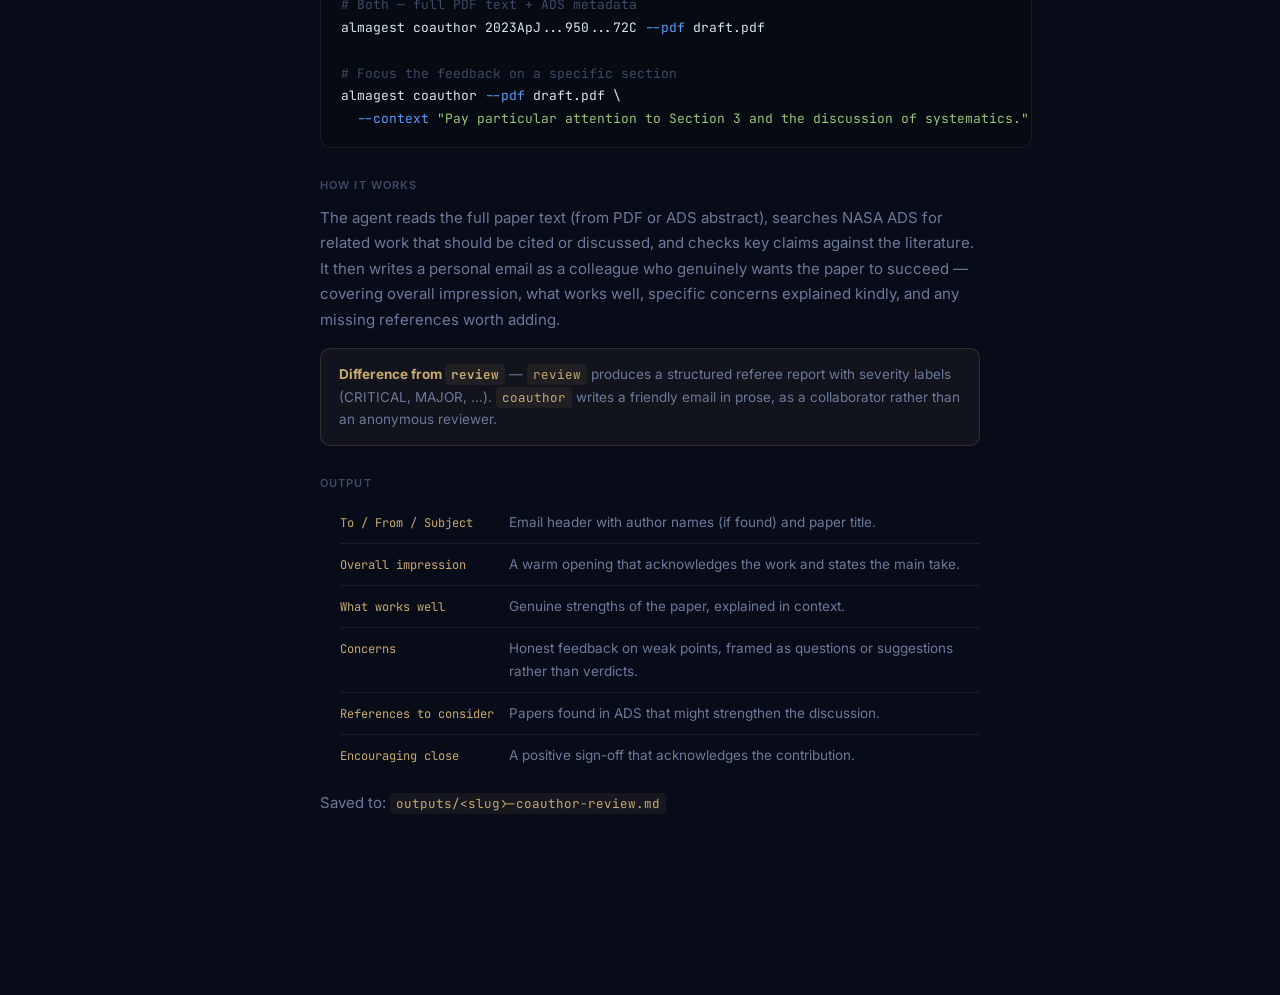
<file: docs/docs/workflows.html>
<!DOCTYPE html>
<html lang="en">
<head>
  <meta charset="UTF-8" />
  <meta name="viewport" content="width=device-width, initial-scale=1.0" />
  <title>Workflows — Almagest Docs</title>
  <link rel="preconnect" href="https://fonts.googleapis.com" />
  <link rel="preconnect" href="https://fonts.gstatic.com" crossorigin />
  <link href="https://fonts.googleapis.com/css2?family=Inter:wght@300;400;500;600;700&family=JetBrains+Mono:wght@400;500&display=swap" rel="stylesheet" />
  <link rel="stylesheet" href="styles.css" />
</head>
<body>

<nav class="topnav">
  <a href="../index.html" class="topnav-logo">ALMAGEST</a>
  <span class="topnav-sep">/</span>
  <span class="topnav-page">Workflows</span>
  <ul class="topnav-links">
    <li><a href="../index.html">Home</a></li>
    <li><a href="https://github.com/jkbarrerab/almagest">GitHub</a></li>
  </ul>
</nav>

<div class="layout">
  <aside class="sidebar" id="sidebar"></aside>

  <main class="main">

    <!-- Overview -->
    <div class="doc-section" id="overview">
      <span class="section-tag">Workflows</span>
      <h1>Overview</h1>
      <p>Almagest provides ten research workflows. Each one launches an agentic loop that searches NASA ADS, fetches paper metadata and abstracts, and synthesizes findings into a structured Markdown report saved to <code>outputs/</code>.</p>

      <table class="doc-table">
        <thead><tr><th>Command</th><th>Description</th></tr></thead>
        <tbody>
          <tr><td>deepresearch</td><td>Multi-agent investigation — the flagship workflow</td></tr>
          <tr><td>lit</td><td>Systematic literature review with consensus mapping</td></tr>
          <tr><td>source</td><td>All literature for a named object or sky position</td></tr>
          <tr><td>review</td><td>Simulated peer review with severity-graded issues</td></tr>
          <tr><td>audit</td><td>Paper-to-code reproducibility audit</td></tr>
          <tr><td>replicate</td><td>Step-by-step replication plan (+ optional execution)</td></tr>
          <tr><td>compare</td><td>Side-by-side comparison with agreement/conflict matrix</td></tr>
          <tr><td>draft</td><td>Full paper-style draft with inline citations</td></tr>
          <tr><td>autoresearch</td><td>Autonomous hypothesis → search → refine loop</td></tr>
          <tr><td>watch</td><td>Recurring monitor for new papers on a topic</td></tr>
          <tr><td>coauthor</td><td>Friendly co-author review delivered as a personal email</td></tr>
        </tbody>
      </table>
    </div>

    <!-- deepresearch -->
    <div class="doc-section" id="deepresearch">
      <span class="section-tag">Workflow</span>
      <h1>deepresearch</h1>

      <p><code>deepresearch</code> is the flagship Almagest workflow. It issues multiple ADS searches from different angles, extracts findings from the most relevant papers, and synthesizes everything into a structured research brief with inline citations and a BibTeX bibliography.</p>

      <h3>Usage</h3>
      <div class="code-block">
        <div class="code-block-header">shell</div>
        <pre>almagest deepresearch <span class="str">"dark matter halo formation at high redshift"</span>
almagest deepresearch <span class="str">"mechanisms of AGN feedback quenching star formation"</span>
almagest deepresearch <span class="str">"JWST constraints on galaxy formation at z > 10"</span>

<span class="comment"># Steer the investigation with extra context</span>
almagest deepresearch <span class="str">"AGN feedback quenching"</span> \
  <span class="flag">--context</span> <span class="str">"Focus on low-mass galaxies (M* &lt; 10^10 Msun) and observational evidence only"</span></pre>
      </div>

      <h3>How it works</h3>
      <ul class="phase-list">
        <li><span class="phase-num">01</span><div class="phase-body"><strong>Search</strong><p>Multiple ADS queries are issued — by keyword, citation rank, date, and review articles — to ensure broad coverage from different angles.</p></div></li>
        <li><span class="phase-num">02</span><div class="phase-body"><strong>Extraction</strong><p>Abstracts and metadata are fetched for the top papers. Key claims are traced back to specific bibcodes.</p></div></li>
        <li><span class="phase-num">03</span><div class="phase-body"><strong>Synthesis</strong><p>Findings are cross-referenced and organized into a structured brief: background, key findings, open questions.</p></div></li>
        <li><span class="phase-num">04</span><div class="phase-body"><strong>Citation</strong><p>Every claim is labeled with its source bibcode. Unverifiable claims are marked <code>[UNVERIFIED]</code> or <code>[INFERRED]</code>.</p></div></li>
      </ul>

      <h3>Output</h3>
      <ul class="output-list">
        <li><span class="output-key">Summary</span><span class="output-val">Concise overview of the topic and state of the field.</span></li>
        <li><span class="output-key">Background</span><span class="output-val">Historical context and foundational papers.</span></li>
        <li><span class="output-key">Key Findings</span><span class="output-val">Main results with inline citations.</span></li>
        <li><span class="output-key">Open Questions</span><span class="output-val">Active debates and gaps in the evidence.</span></li>
        <li><span class="output-key">Bibliography</span><span class="output-val">BibTeX block for all cited papers.</span></li>
      </ul>
      <p>Saved to: <code>outputs/&lt;slug&gt;-deep-research.md</code></p>

      <h3>Customization</h3>
      <p>Narrow topics produce focused, evidence-dense briefs. Broad topics produce survey-style overviews. Use <code>--context</code> to restrict scope, specify a redshift range, prioritize certain instruments, or seed the search with bibcodes you already know.</p>
    </div>

    <!-- lit -->
    <div class="doc-section" id="lit">
      <span class="section-tag">Workflow</span>
      <h1>lit</h1>

      <p><code>lit</code> produces a systematic literature review from primary sources: foundational papers, key milestones, the current consensus, active debates, and open gaps. Ideal as background research before starting a new project or writing a paper introduction.</p>

      <h3>Usage</h3>
      <div class="code-block">
        <div class="code-block-header">shell</div>
        <pre>almagest lit <span class="str">"stellar feedback in dwarf galaxies"</span>
almagest lit <span class="str">"fast radio bursts progenitor models"</span>
almagest lit <span class="str">"integral field spectroscopy IFU surveys"</span>

<span class="comment"># Include specific papers you want covered</span>
almagest lit <span class="str">"oxygen abundance gradients"</span> \
  <span class="flag">--context</span> <span class="str">"Include IFU surveys only. Make sure to cover:
  - 2014A&amp;A...563A..49S (CALIFA survey)
  - 2018MNRAS.481.2299S (MaNGA gradients)"</span></pre>
      </div>

      <h3>How it works</h3>
      <p>The agent issues multiple ADS queries — most-cited papers for seminal work, <code>doctype:review</code> for review articles, and recent date-ranked results for new developments. It fetches full metadata and abstracts for the top papers, then synthesizes a structured review mapping the consensus and flagging active debates.</p>

      <h3>Output</h3>
      <ul class="output-list">
        <li><span class="output-key">Introduction</span><span class="output-val">Motivation and definition of the topic.</span></li>
        <li><span class="output-key">Foundational Work</span><span class="output-val">Seminal papers that established the field.</span></li>
        <li><span class="output-key">Current Consensus</span><span class="output-val">What is well-established and broadly agreed upon.</span></li>
        <li><span class="output-key">Active Debates</span><span class="output-val">Conflicting results and competing interpretations.</span></li>
        <li><span class="output-key">Open Questions</span><span class="output-val">What remains unknown or underexplored.</span></li>
        <li><span class="output-key">Bibliography</span><span class="output-val">BibTeX for all cited papers.</span></li>
      </ul>
      <p>Saved to: <code>outputs/&lt;slug&gt;-lit-review.md</code></p>

      <h3>Customization</h3>
      <p>Restrict to a time window (<code>"Focus on work published after 2015"</code>), a specific instrument (<code>"CALIFA and MaNGA only"</code>), or a redshift range. Seed it with bibcodes you want included and ask the agent to explain how they fit into the overall narrative.</p>
    </div>

    <!-- source -->
    <div class="doc-section" id="source">
      <span class="section-tag">Workflow</span>
      <h1>source</h1>

      <p><code>source</code> searches NASA ADS for all literature about a specific astronomical object or sky position. It resolves object names via SIMBAD/NED and synthesizes a complete overview with a discovery timeline, instrument coverage, and consensus findings.</p>

      <h3>Usage</h3>
      <div class="code-block">
        <div class="code-block-header">By object name</div>
        <pre>almagest source <span class="str">"NGC 1068"</span>
almagest source <span class="str">"M87"</span> <span class="flag">--topic</span> <span class="str">"jet kinematics"</span>
almagest source <span class="str">"Crab Nebula"</span> <span class="flag">--topic</span> <span class="str">"pulsar wind nebula"</span></pre>
      </div>
      <div class="code-block">
        <div class="code-block-header">By sky position</div>
        <pre>almagest source <span class="flag">--ra</span> 40.669 <span class="flag">--dec</span> -0.014 <span class="flag">--radius</span> 5arcmin
almagest source <span class="flag">--ra</span> 187.706 <span class="flag">--dec</span> 12.391 <span class="flag">--radius</span> 2arcmin <span class="flag">--topic</span> <span class="str">"radio jet"</span></pre>
      </div>
      <div class="callout">
        <strong>Radius formats</strong> — <code>5arcmin</code>, <code>30arcsec</code>, <code>0.5deg</code>, or a plain number (= arcmin). Maximum radius is 1 degree.
      </div>

      <h3>How it works</h3>
      <p>The agent runs a broad <code>ads_search_object</code> to find all papers about the object via SIMBAD/NED resolution. If a topic is given, a second filtered call narrows results. For positional queries, a cone search is performed. The top 8–10 papers are fetched in full and synthesized into a structured report.</p>

      <h3>Output</h3>
      <ul class="output-list">
        <li><span class="output-key">Object Overview</span><span class="output-val">Type, distance, redshift, and notable characteristics.</span></li>
        <li><span class="output-key">Key Papers</span><span class="output-val">Table of top papers with bibcode, authors, year, and citation count.</span></li>
        <li><span class="output-key">Discovery Timeline</span><span class="output-val">Chronological key findings with instrument and bibcode.</span></li>
        <li><span class="output-key">Instrument Coverage</span><span class="output-val">Which telescopes and surveys have observed the source.</span></li>
        <li><span class="output-key">Consensus &amp; Open Questions</span><span class="output-val">What is established vs. still debated.</span></li>
        <li><span class="output-key">Bibliography</span><span class="output-val">BibTeX for all cited papers.</span></li>
      </ul>
      <p>Saved to: <code>outputs/&lt;slug&gt;-source-lit.md</code></p>
    </div>

    <!-- review -->
    <div class="doc-section" id="review">
      <span class="section-tag">Workflow</span>
      <h1>review</h1>

      <p><code>review</code> simulates a peer review of a paper. It accepts an ADS bibcode, a local PDF, or both, and produces a structured review with severity-graded issues and an actionable revision plan.</p>

      <h3>Usage</h3>
      <div class="code-block">
        <div class="code-block-header">shell</div>
        <pre><span class="comment"># By ADS bibcode</span>
almagest review 2023ApJ...950...72C

<span class="comment"># Local PDF (preprint, paywalled paper, or your own manuscript)</span>
almagest review <span class="flag">--pdf</span> ~/Downloads/my_paper.pdf

<span class="comment"># Both — full PDF text + ADS metadata and related-work search</span>
almagest review 2023ApJ...950...72C <span class="flag">--pdf</span> paper.pdf

<span class="comment"># Guide the reviewer toward specific concerns</span>
almagest review <span class="flag">--pdf</span> paper.pdf \
  <span class="flag">--context</span> <span class="str">"Consider these related papers:
  - 2021ApJ...910...72C  (metallicity gradients, same method)
  - 2019MNRAS.484.5230R  (IFU methodology reference)
  Check whether systematic errors in abundance calibration are propagated."</span></pre>
      </div>

      <h3>How it works</h3>
      <p>The agent reads the full paper text (from PDF or ADS abstract) and evaluates it against peer review criteria: novelty, methodology, statistical rigor, discussion of limitations, and citation completeness. It then searches ADS for relevant related work to check for missing citations. Each issue is tagged with a severity level.</p>

      <h3>Output</h3>
      <ul class="output-list">
        <li><span class="output-key">Summary</span><span class="output-val">One-paragraph assessment of contribution and quality.</span></li>
        <li><span class="output-key">Strengths</span><span class="output-val">What the paper does well.</span></li>
        <li><span class="output-key">Issues</span><span class="output-val">Graded list: <code>CRITICAL</code> · <code>MAJOR</code> · <code>MINOR</code> · <code>COSMETIC</code>.</span></li>
        <li><span class="output-key">Missing Citations</span><span class="output-val">Relevant ADS papers that were not cited.</span></li>
        <li><span class="output-key">Revision Plan</span><span class="output-val">Numbered action list of recommended changes.</span></li>
        <li><span class="output-key">Recommendation</span><span class="output-val">Accept / Minor revision / Major revision / Reject.</span></li>
      </ul>
      <p>Saved to: <code>outputs/&lt;slug&gt;-peer-review.md</code></p>
    </div>

    <!-- audit -->
    <div class="doc-section" id="audit">
      <span class="section-tag">Workflow</span>
      <h1>audit</h1>

      <p><code>audit</code> checks whether a code repository linked to a paper (GitHub, Zenodo, ASCL) actually reproduces the methods, parameters, and results described in the text. It flags mismatches between the paper and the code.</p>

      <h3>Usage</h3>
      <div class="code-block">
        <div class="code-block-header">shell</div>
        <pre>almagest audit 2022ApJ...935..167V
almagest audit 2019JOSS....4.1414F

<span class="comment"># Focus the audit on a specific claim</span>
almagest audit 2022ApJ...935..167V \
  <span class="flag">--context</span> <span class="str">"Check whether the stellar mass function parameters in Table 2
  match the values hardcoded in the fitting routine."</span></pre>
      </div>

      <h3>Output</h3>
      <ul class="output-list">
        <li><span class="output-key">Paper Summary</span><span class="output-val">Key methods, parameters, and results as described.</span></li>
        <li><span class="output-key">Code Found</span><span class="output-val">Repository URL and description.</span></li>
        <li><span class="output-key">Matches</span><span class="output-val">Claims correctly reproduced in the code.</span></li>
        <li><span class="output-key">Mismatches</span><span class="output-val">Discrepancies between paper and code, with file locations.</span></li>
        <li><span class="output-key">Missing</span><span class="output-val">Steps described in the paper with no corresponding code.</span></li>
        <li><span class="output-key">Verdict</span><span class="output-val">Overall reproducibility assessment.</span></li>
      </ul>
      <p>Saved to: <code>outputs/&lt;slug&gt;-audit.md</code></p>
    </div>

    <!-- replicate -->
    <div class="doc-section" id="replicate">
      <span class="section-tag">Workflow</span>
      <h1>replicate</h1>

      <p><code>replicate</code> generates a step-by-step plan to independently reproduce the key results of a paper: data access, software environment, expected intermediate outputs, and validation checks. Add <code>--execute</code> to run the first steps in a sandboxed shell.</p>

      <h3>Usage</h3>
      <div class="code-block">
        <div class="code-block-header">shell</div>
        <pre><span class="comment"># Plan only (safe — no code runs)</span>
almagest replicate 2020MNRAS.499..230B

<span class="comment"># Plan + execute</span>
almagest replicate 2020MNRAS.499..230B <span class="flag">--execute</span>

<span class="comment"># Constrain to your environment</span>
almagest replicate 2020MNRAS.499..230B \
  <span class="flag">--context</span> <span class="str">"I only have access to public SDSS data. Target Python 3.11."</span></pre>
      </div>

      <h3>Output</h3>
      <ul class="output-list">
        <li><span class="output-key">Data Access</span><span class="output-val">Where to download datasets and any access restrictions.</span></li>
        <li><span class="output-key">Environment</span><span class="output-val">Required packages, versions, and setup commands.</span></li>
        <li><span class="output-key">Steps</span><span class="output-val">Numbered plan from raw data to final figures.</span></li>
        <li><span class="output-key">Expected Outputs</span><span class="output-val">What each step should produce, with validation criteria.</span></li>
        <li><span class="output-key">Caveats</span><span class="output-val">Potential obstacles: missing data, stochastic components, hardware requirements.</span></li>
      </ul>
      <p>Saved to: <code>outputs/&lt;slug&gt;-replication.md</code></p>
    </div>

    <!-- compare -->
    <div class="doc-section" id="compare">
      <span class="section-tag">Workflow</span>
      <h1>compare</h1>

      <p><code>compare</code> places competing theories, methods, or results side by side and produces an agreement and conflict matrix. Useful for understanding where the literature converges and where it disagrees.</p>

      <h3>Usage</h3>
      <div class="code-block">
        <div class="code-block-header">shell</div>
        <pre>almagest compare <span class="str">"NFW vs Einasto dark matter density profiles"</span>
almagest compare <span class="str">"ram pressure stripping vs AGN feedback as quenching mechanism"</span>

<span class="comment"># Guide the comparison dimensions</span>
almagest compare <span class="str">"NFW vs Einasto dark matter profiles"</span> \
  <span class="flag">--context</span> <span class="str">"Focus on: (1) fit quality in dwarf galaxies,
  (2) behaviour at small radii, (3) N-body results post-2015."</span></pre>
      </div>

      <h3>Output</h3>
      <ul class="output-list">
        <li><span class="output-key">Overview</span><span class="output-val">Brief description of each approach.</span></li>
        <li><span class="output-key">Agreement Matrix</span><span class="output-val">Dimensions on which the sources agree, with citations.</span></li>
        <li><span class="output-key">Conflict Matrix</span><span class="output-val">Dimensions on which they disagree, with evidence on each side.</span></li>
        <li><span class="output-key">Verdict</span><span class="output-val">Current state: resolved, ongoing, or context-dependent.</span></li>
        <li><span class="output-key">Bibliography</span><span class="output-val">BibTeX for all cited papers.</span></li>
      </ul>
      <p>Saved to: <code>outputs/&lt;slug&gt;-comparison.md</code></p>
    </div>

    <!-- draft -->
    <div class="doc-section" id="draft">
      <span class="section-tag">Workflow</span>
      <h1>draft</h1>

      <p><code>draft</code> researches a topic from NASA ADS and writes a full paper-style draft — abstract through conclusions — with inline citations and a BibTeX bibliography. Not submission-ready, but a solid starting point that accelerates writing.</p>

      <h3>Usage</h3>
      <div class="code-block">
        <div class="code-block-header">shell</div>
        <pre>almagest draft <span class="str">"the role of environment in galaxy quenching at z ~ 0.5"</span>
almagest draft <span class="str">"a review of chemical abundance gradients in nearby galaxies"</span>

<span class="comment"># Seed with your own data and target journal</span>
almagest draft <span class="str">"chemical abundance gradients in nearby galaxies"</span> \
  <span class="flag">--context</span> <span class="str">"Assume we have MaNGA IFU data for 500 galaxies.
  Emphasise comparison with CALIFA results. Target: ApJ."</span></pre>
      </div>

      <h3>Output</h3>
      <ul class="output-list">
        <li><span class="output-key">Abstract</span><span class="output-val">200-word structured abstract.</span></li>
        <li><span class="output-key">Introduction</span><span class="output-val">Motivation, context, and statement of the problem.</span></li>
        <li><span class="output-key">Background / Methods</span><span class="output-val">Review of prior work and proposed methodology.</span></li>
        <li><span class="output-key">Results &amp; Discussion</span><span class="output-val">Key findings with inline citations.</span></li>
        <li><span class="output-key">Conclusions</span><span class="output-val">Summary and future directions.</span></li>
        <li><span class="output-key">Bibliography</span><span class="output-val">Complete BibTeX block.</span></li>
      </ul>
      <p>Saved to: <code>outputs/&lt;slug&gt;-draft.md</code></p>
    </div>

    <!-- autoresearch -->
    <div class="doc-section" id="autoresearch">
      <span class="section-tag">Workflow</span>
      <h1>autoresearch</h1>

      <p><code>autoresearch</code> starts from a seed idea and runs an autonomous loop: form a hypothesis, search ADS for evidence, evaluate support, refine, and repeat. It continues until the evidence converges or <code>--max-rounds</code> is reached.</p>

      <h3>Usage</h3>
      <div class="code-block">
        <div class="code-block-header">shell</div>
        <pre><span class="comment"># Default 5 rounds</span>
almagest autoresearch <span class="str">"galaxy quenching driven by AGN feedback"</span>

<span class="comment"># More thorough</span>
almagest autoresearch <span class="str">"origin of the stellar mass-metallicity relation"</span> <span class="flag">--max-rounds</span> 10

<span class="comment"># Constrain the hypothesis space</span>
almagest autoresearch <span class="str">"galaxy quenching at cosmic noon"</span> \
  <span class="flag">--context</span> <span class="str">"Restrict to observational evidence at 1.5 &lt; z &lt; 2.5.
  Prioritise JWST and ALMA results published after 2022."</span></pre>
      </div>

      <h3>How it works</h3>
      <p>Each round the agent states its current best hypothesis, searches ADS for confirming and refuting evidence, updates its confidence score, and refines the hypothesis for the next round. The final report records each hypothesis, the evidence considered, and the confidence trajectory across all rounds.</p>

      <div class="callout callout-blue">
        <strong>Note:</strong> This workflow performs multiple ADS search rounds. Use <code>--max-rounds 3</code> for quick explorations to limit API usage.
      </div>

      <h3>Output</h3>
      <ul class="output-list">
        <li><span class="output-key">Hypothesis log</span><span class="output-val">The hypothesis at each round with the evidence considered.</span></li>
        <li><span class="output-key">Evidence summary</span><span class="output-val">Papers supporting and contradicting the final hypothesis.</span></li>
        <li><span class="output-key">Confidence trajectory</span><span class="output-val">How support changed across rounds.</span></li>
        <li><span class="output-key">Final assessment</span><span class="output-val">Best-supported hypothesis and remaining uncertainties.</span></li>
        <li><span class="output-key">Bibliography</span><span class="output-val">BibTeX for all papers consulted.</span></li>
      </ul>
      <p>Saved to: <code>outputs/&lt;slug&gt;-autoresearch.md</code></p>
    </div>

    <!-- watch -->
    <div class="doc-section" id="watch">
      <span class="section-tag">Workflow</span>
      <h1>watch</h1>

      <p><code>watch</code> registers a saved ADS search and reports new papers each time you run <code>watch run</code>. With <code>--digest</code>, it generates an AI summary of what is new and notable since the last check.</p>

      <h3>Usage</h3>
      <div class="code-block">
        <div class="code-block-header">shell</div>
        <pre><span class="comment"># Add a watch (topic text becomes the ADS query)</span>
almagest watch add <span class="str">"galaxy quenching"</span>

<span class="comment"># Add a watch with a custom ADS query</span>
almagest watch add <span class="str">"IFU metallicity gradients"</span> \
  <span class="flag">--query</span> <span class="str">"abs:metallicity abs:gradient (bibstem:ApJ OR bibstem:MNRAS) year:2024-2025"</span>

<span class="comment"># Watch a specific author's new papers</span>
almagest watch add <span class="str">"Pillepich new papers"</span> \
  <span class="flag">--query</span> <span class="str">"author:Pillepich,A year:2024-2025"</span>

almagest watch list                  <span class="comment"># list all registered watches</span>
almagest watch run                   <span class="comment"># check for new papers</span>
almagest watch run <span class="flag">--digest</span>          <span class="comment"># check + generate AI digest</span>
almagest watch remove galaxy-quenching</pre>
      </div>

      <h3>Output</h3>
      <p>Without <code>--digest</code>: a plain list of new papers since the last run (bibcode, authors, title, citation count).</p>
      <p>With <code>--digest</code>: an AI-written summary grouping new papers by sub-topic, with brief annotations explaining each paper's contribution.</p>
      <p>Saved to: <code>outputs/&lt;slug&gt;-digest-&lt;date&gt;.md</code></p>
    </div>

    <!-- coauthor -->
    <div class="doc-section" id="coauthor">
      <span class="section-tag">Workflow</span>
      <h1>coauthor</h1>

      <p><code>coauthor</code> invites the agent to be a co-author of your draft. It reads the paper as a trusted collaborator and writes a warm, personal email with honest feedback — not a formal referee report. The tone is collegial, the output is a Markdown email.</p>

      <h3>Usage</h3>
      <div class="code-block">
        <div class="code-block-header">shell</div>
        <pre><span class="comment"># Read a local PDF draft</span>
almagest coauthor <span class="flag">--pdf</span> ~/Documents/my_draft.pdf

<span class="comment"># Review a published paper by bibcode</span>
almagest coauthor 2023ApJ...950...72C

<span class="comment"># Both — full PDF text + ADS metadata</span>
almagest coauthor 2023ApJ...950...72C <span class="flag">--pdf</span> draft.pdf

<span class="comment"># Focus the feedback on a specific section</span>
almagest coauthor <span class="flag">--pdf</span> draft.pdf \
  <span class="flag">--context</span> <span class="str">"Pay particular attention to Section 3 and the discussion of systematics."</span></pre>
      </div>

      <h3>How it works</h3>
      <p>The agent reads the full paper text (from PDF or ADS abstract), searches NASA ADS for related work that should be cited or discussed, and checks key claims against the literature. It then writes a personal email as a colleague who genuinely wants the paper to succeed — covering overall impression, what works well, specific concerns explained kindly, and any missing references worth adding.</p>

      <div class="callout">
        <strong>Difference from <code>review</code></strong> — <code>review</code> produces a structured referee report with severity labels (CRITICAL, MAJOR, …). <code>coauthor</code> writes a friendly email in prose, as a collaborator rather than an anonymous reviewer.
      </div>

      <h3>Output</h3>
      <ul class="output-list">
        <li><span class="output-key">To / From / Subject</span><span class="output-val">Email header with author names (if found) and paper title.</span></li>
        <li><span class="output-key">Overall impression</span><span class="output-val">A warm opening that acknowledges the work and states the main take.</span></li>
        <li><span class="output-key">What works well</span><span class="output-val">Genuine strengths of the paper, explained in context.</span></li>
        <li><span class="output-key">Concerns</span><span class="output-val">Honest feedback on weak points, framed as questions or suggestions rather than verdicts.</span></li>
        <li><span class="output-key">References to consider</span><span class="output-val">Papers found in ADS that might strengthen the discussion.</span></li>
        <li><span class="output-key">Encouraging close</span><span class="output-val">A positive sign-off that acknowledges the contribution.</span></li>
      </ul>
      <p>Saved to: <code>outputs/&lt;slug&gt;-coauthor-review.md</code></p>
    </div>

  </main>
</div>

<script src="nav.js"></script>
</body>
</html>
</file>
<file: docs/docs/styles.css>
*, *::before, *::after { box-sizing: border-box; margin: 0; padding: 0; }

:root {
  --bg:        #080c18;
  --bg-sidebar:#0a0f1e;
  --bg-card:   #0f1627;
  --border:    rgba(255,255,255,0.07);
  --border-h:  rgba(201,169,110,0.3);
  --gold:      #c9a96e;
  --gold-dim:  #8a7050;
  --blue:      #5b9cf6;
  --text:      #dce3f0;
  --text-muted:#6b7a99;
  --text-dim:  #3d4a63;
  --code-bg:   #060a13;
  --radius:    10px;
  --sidebar-w: 256px;
  --nav-h:     56px;
}

html { scroll-behavior: smooth; }

body {
  background: var(--bg);
  color: var(--text);
  font-family: 'Inter', system-ui, sans-serif;
  font-size: 15px;
  line-height: 1.7;
}

a { color: var(--gold); text-decoration: none; }
a:hover { text-decoration: underline; }

/* ── Top nav ─────────────────────────────────────────────── */
.topnav {
  position: fixed;
  top: 0; left: 0; right: 0;
  height: var(--nav-h);
  background: rgba(8,12,24,0.92);
  backdrop-filter: blur(12px);
  border-bottom: 1px solid var(--border);
  z-index: 200;
  display: flex;
  align-items: center;
  padding: 0 24px;
  gap: 20px;
}

.topnav-logo {
  font-family: 'JetBrains Mono', monospace;
  font-size: 15px;
  font-weight: 500;
  color: var(--gold);
  letter-spacing: 0.06em;
}
.topnav-logo:hover { text-decoration: none; }

.topnav-sep { color: var(--text-dim); font-size: 18px; font-weight: 200; }

.topnav-page { font-size: 14px; color: var(--text-muted); }

.topnav-links {
  margin-left: auto;
  display: flex;
  align-items: center;
  gap: 20px;
  list-style: none;
}
.topnav-links a { color: var(--text-muted); font-size: 13.5px; transition: color 0.2s; }
.topnav-links a:hover { color: var(--text); text-decoration: none; }

/* ── Layout ──────────────────────────────────────────────── */
.layout {
  display: flex;
  padding-top: var(--nav-h);
  min-height: 100vh;
}

/* ── Sidebar ─────────────────────────────────────────────── */
.sidebar {
  position: fixed;
  top: var(--nav-h);
  left: 0;
  bottom: 0;
  width: var(--sidebar-w);
  background: var(--bg-sidebar);
  border-right: 1px solid var(--border);
  overflow-y: auto;
  padding: 28px 0 40px;
}
.sidebar::-webkit-scrollbar { width: 4px; }
.sidebar::-webkit-scrollbar-thumb { background: var(--border); border-radius: 2px; }

.sidebar-group { margin-bottom: 28px; }

.sidebar-label {
  font-size: 10.5px;
  font-weight: 600;
  letter-spacing: 0.14em;
  text-transform: uppercase;
  color: var(--text-dim);
  padding: 0 20px;
  margin-bottom: 6px;
}

.sidebar-link {
  display: block;
  padding: 5px 20px;
  font-size: 13.5px;
  color: var(--text-muted);
  transition: color 0.15s, background 0.15s;
  border-left: 2px solid transparent;
}
.sidebar-link:hover { color: var(--text); text-decoration: none; background: rgba(255,255,255,0.03); }
.sidebar-link.active { color: var(--gold); border-left-color: var(--gold); background: rgba(201,169,110,0.06); }

.sidebar-sublink {
  display: block;
  padding: 4px 20px 4px 32px;
  font-size: 12.5px;
  color: var(--text-dim);
  transition: color 0.15s;
  border-left: 2px solid transparent;
}
.sidebar-sublink:hover { color: var(--text-muted); text-decoration: none; }
.sidebar-sublink.active { color: var(--gold); border-left-color: var(--gold-dim); }

/* ── Main content ────────────────────────────────────────── */
.main {
  margin-left: var(--sidebar-w);
  flex: 1;
  max-width: 840px;
  padding: 56px 64px 100px;
}

@media (max-width: 900px) {
  .sidebar { display: none; }
  .main { margin-left: 0; padding: 40px 24px 80px; }
}

/* ── Doc sections ────────────────────────────────────────── */
.doc-section { margin-bottom: 80px; scroll-margin-top: 72px; }
.doc-section + .doc-section { border-top: 1px solid var(--border); padding-top: 72px; }

.section-tag {
  display: inline-block;
  font-size: 10.5px;
  font-weight: 600;
  letter-spacing: 0.14em;
  text-transform: uppercase;
  color: var(--gold-dim);
  margin-bottom: 10px;
}

.doc-section h1 { font-size: 30px; font-weight: 700; letter-spacing: -0.02em; color: #fff; margin-bottom: 14px; }
.doc-section h2 { font-size: 17px; font-weight: 600; color: #fff; margin: 36px 0 12px; }
.doc-section h3 { font-size: 11px; font-weight: 600; color: var(--text-dim); text-transform: uppercase; letter-spacing: 0.1em; margin: 28px 0 10px; }

.doc-section p { color: var(--text-muted); margin-bottom: 14px; max-width: 660px; }
.doc-section ul, .doc-section ol { padding-left: 20px; color: var(--text-muted); margin-bottom: 14px; max-width: 660px; }
.doc-section li { margin-bottom: 6px; }
.doc-section li strong, .doc-section p strong { color: var(--text); }

.doc-section code {
  font-family: 'JetBrains Mono', monospace;
  font-size: 12.5px;
  background: rgba(201,169,110,0.08);
  color: var(--gold);
  padding: 2px 6px;
  border-radius: 4px;
}

/* ── Code blocks ─────────────────────────────────────────── */
.code-block {
  background: var(--code-bg);
  border: 1px solid var(--border);
  border-radius: var(--radius);
  overflow: hidden;
  margin: 10px 0 18px;
}
.code-block-header {
  background: rgba(255,255,255,0.03);
  border-bottom: 1px solid var(--border);
  padding: 7px 16px;
  font-family: 'JetBrains Mono', monospace;
  font-size: 11px;
  color: var(--text-dim);
  letter-spacing: 0.04em;
}
.code-block pre {
  padding: 16px 20px;
  font-family: 'JetBrains Mono', monospace;
  font-size: 13px;
  line-height: 1.75;
  color: var(--text);
  overflow-x: auto;
  white-space: pre;
}
.code-block pre .comment { color: var(--text-dim); }
.code-block pre .str { color: #98c379; }
.code-block pre .flag { color: var(--blue); }

/* ── Callout ─────────────────────────────────────────────── */
.callout {
  background: rgba(201,169,110,0.05);
  border: 1px solid rgba(201,169,110,0.18);
  border-radius: var(--radius);
  padding: 14px 18px;
  margin: 16px 0;
  max-width: 660px;
  font-size: 13.5px;
  color: var(--text-muted);
  line-height: 1.65;
}
.callout strong { color: var(--gold); }
.callout-blue { background: rgba(91,156,246,0.05); border-color: rgba(91,156,246,0.18); }
.callout-blue strong { color: var(--blue); }

/* ── Output list ─────────────────────────────────────────── */
.output-list { list-style: none; padding: 0; margin: 10px 0 18px; }
.output-list li {
  display: flex;
  gap: 14px;
  align-items: flex-start;
  padding: 9px 0;
  border-bottom: 1px solid var(--border);
  max-width: 660px;
  margin: 0;
}
.output-list li:last-child { border-bottom: none; }
.output-key { font-family: 'JetBrains Mono', monospace; font-size: 12px; color: var(--gold); min-width: 155px; flex-shrink: 0; padding-top: 2px; }
.output-val { color: var(--text-muted); font-size: 13.5px; }

/* ── Phase list ──────────────────────────────────────────── */
.phase-list { list-style: none; padding: 0; max-width: 660px; }
.phase-list li { display: flex; gap: 14px; padding: 13px 0; border-bottom: 1px solid var(--border); }
.phase-list li:last-child { border-bottom: none; }
.phase-num { font-family: 'JetBrains Mono', monospace; font-size: 11px; color: var(--gold-dim); min-width: 26px; padding-top: 3px; }
.phase-body strong { color: var(--text); font-size: 14px; display: block; margin-bottom: 4px; }
.phase-body p { margin: 0; color: var(--text-muted); font-size: 13.5px; }

/* ── Table ───────────────────────────────────────────────── */
.doc-table { width: 100%; max-width: 660px; border-collapse: collapse; margin: 10px 0 18px; font-size: 13px; }
.doc-table th { text-align: left; font-size: 11px; font-weight: 600; letter-spacing: 0.08em; text-transform: uppercase; color: var(--text-dim); padding: 8px 12px; border-bottom: 1px solid var(--border); }
.doc-table td { padding: 9px 12px; border-bottom: 1px solid var(--border); color: var(--text-muted); vertical-align: top; }
.doc-table td:first-child { font-family: 'JetBrains Mono', monospace; font-size: 12px; color: var(--gold); }
.doc-table td .dim { font-family: 'JetBrains Mono', monospace; font-size: 11.5px; color: var(--text-dim); }
</file>
